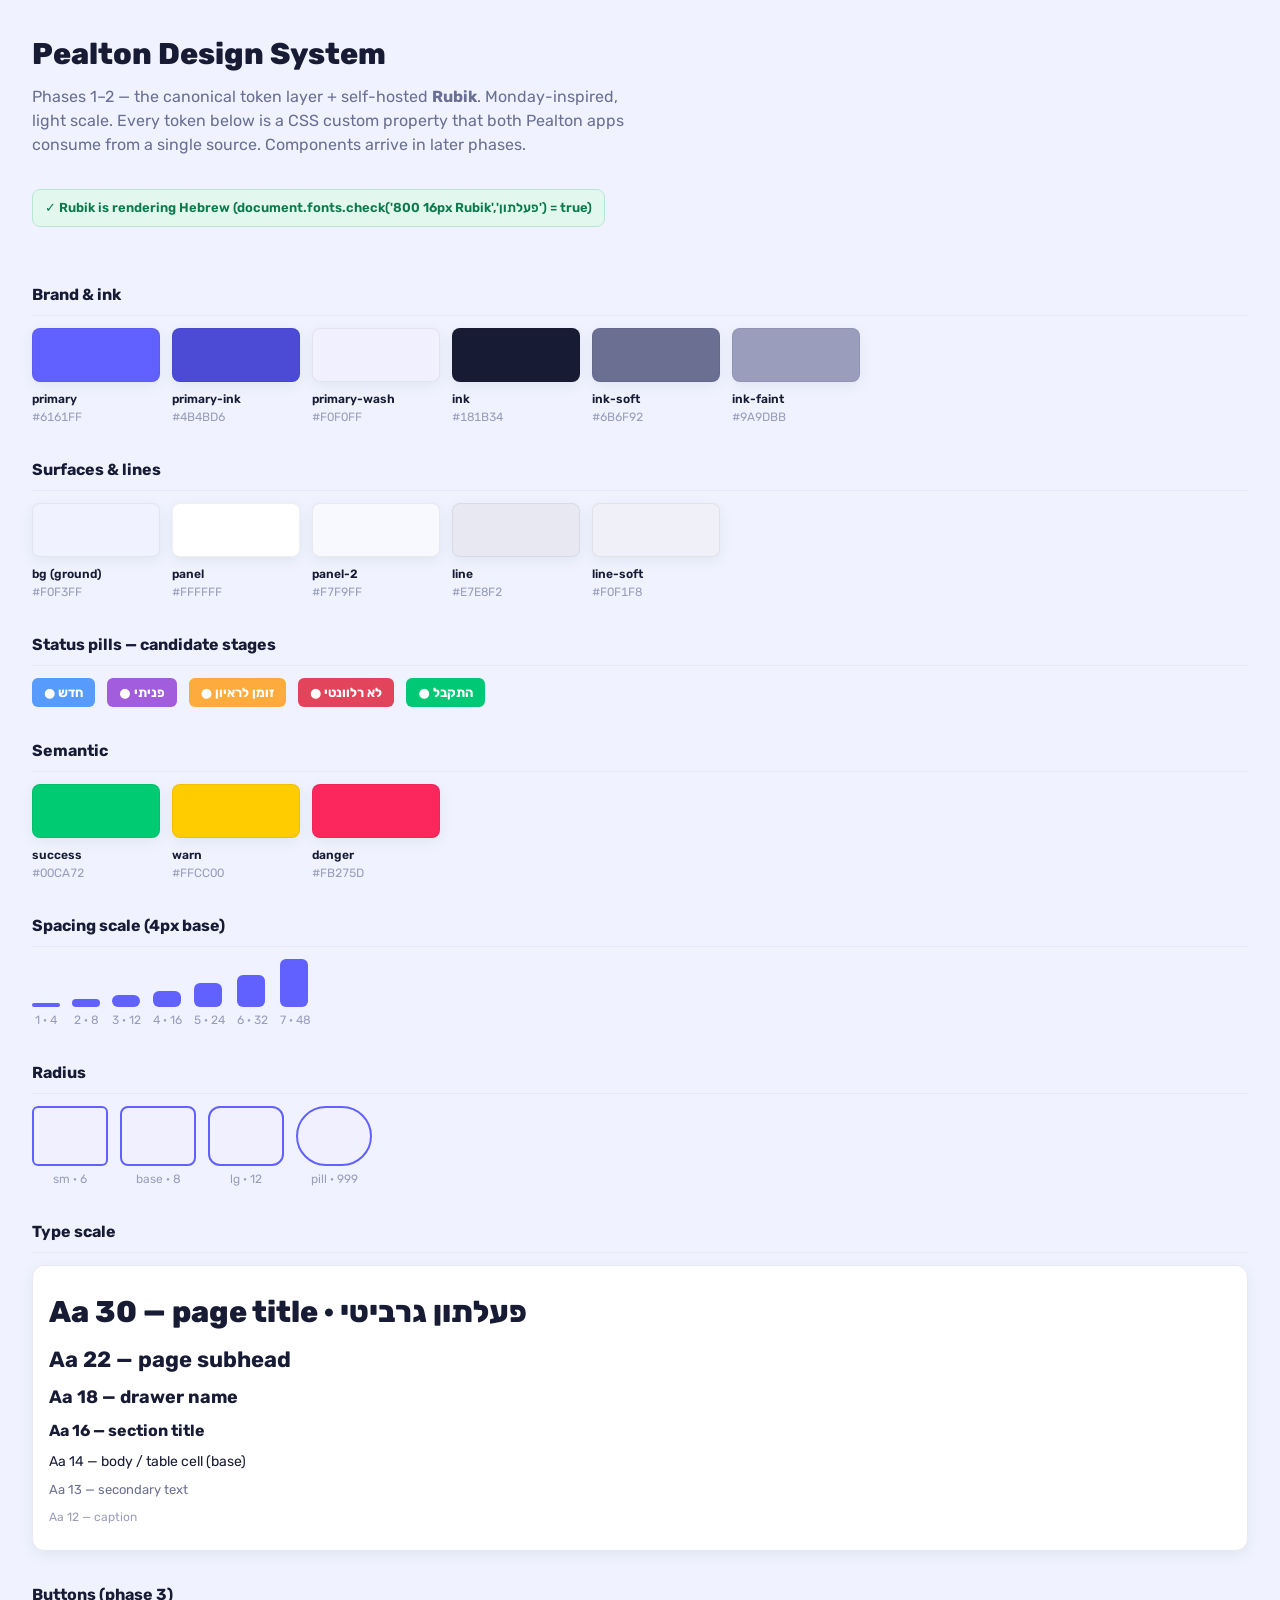
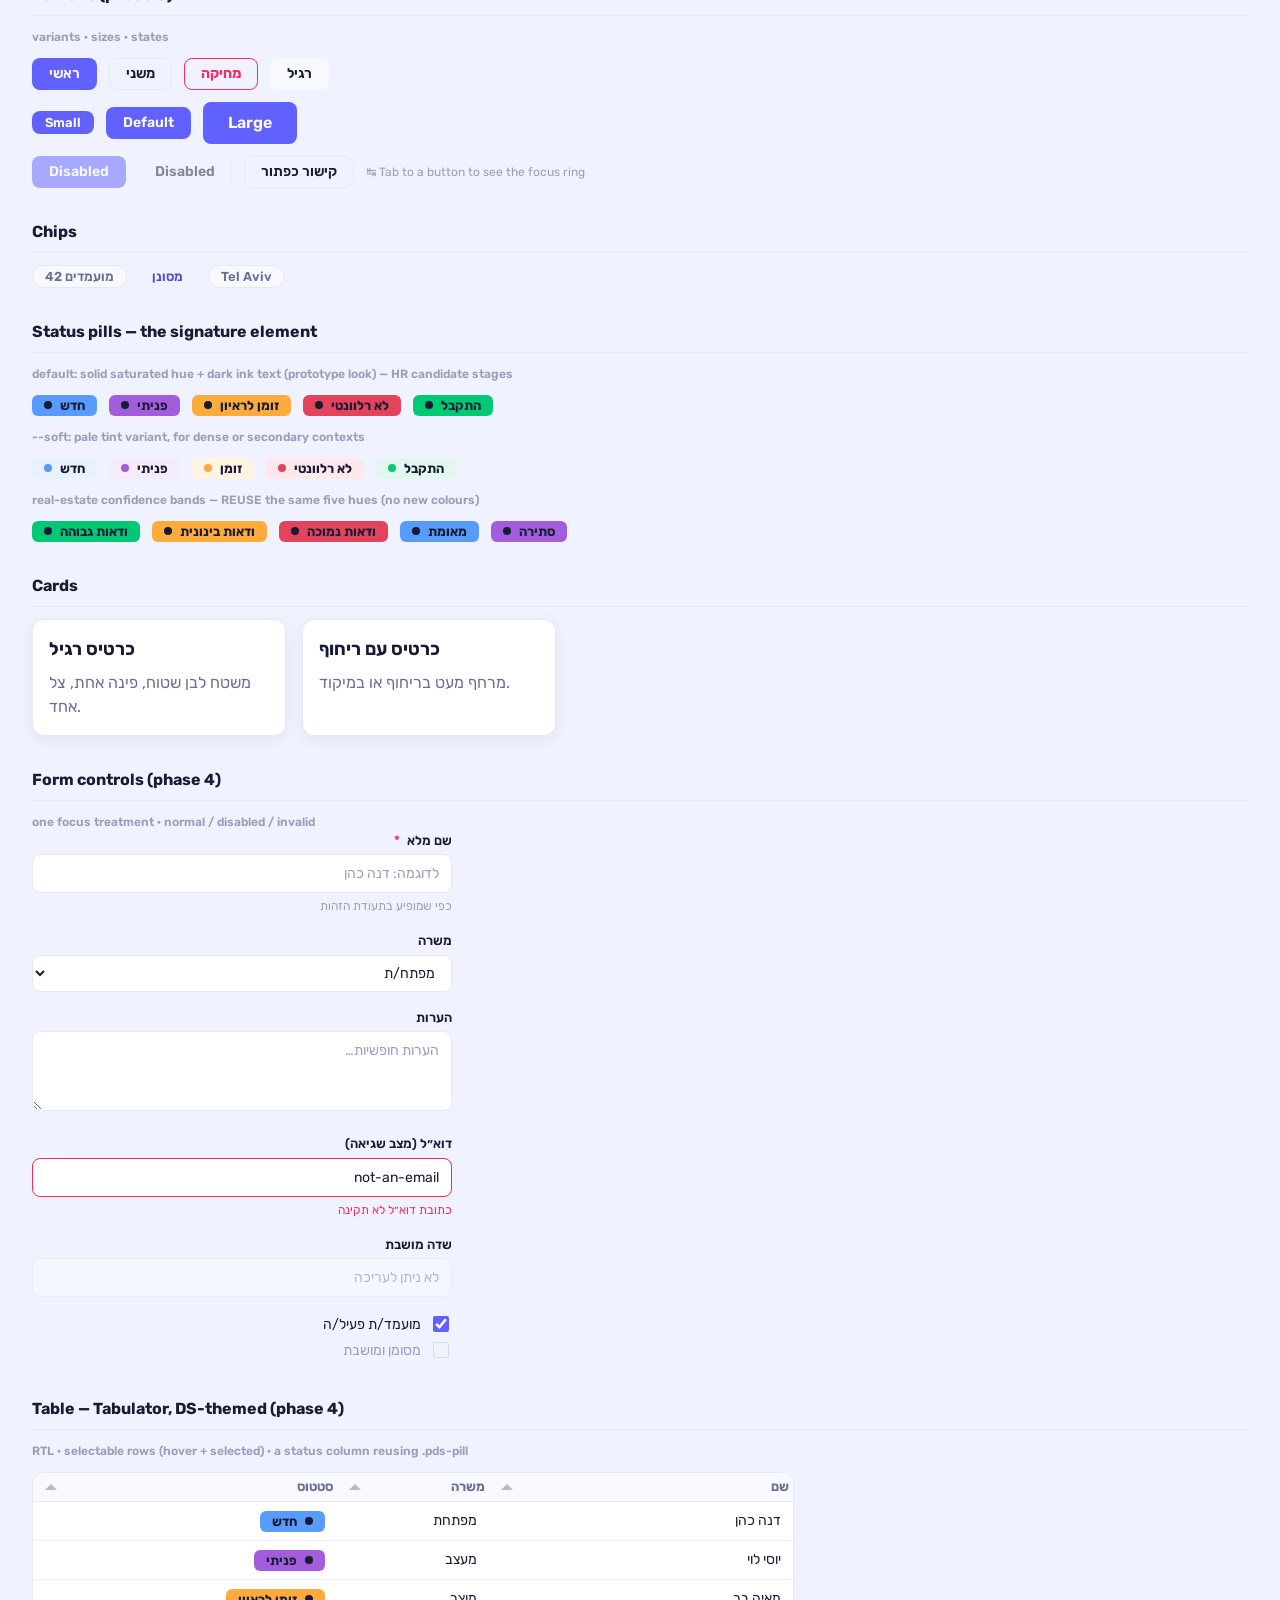
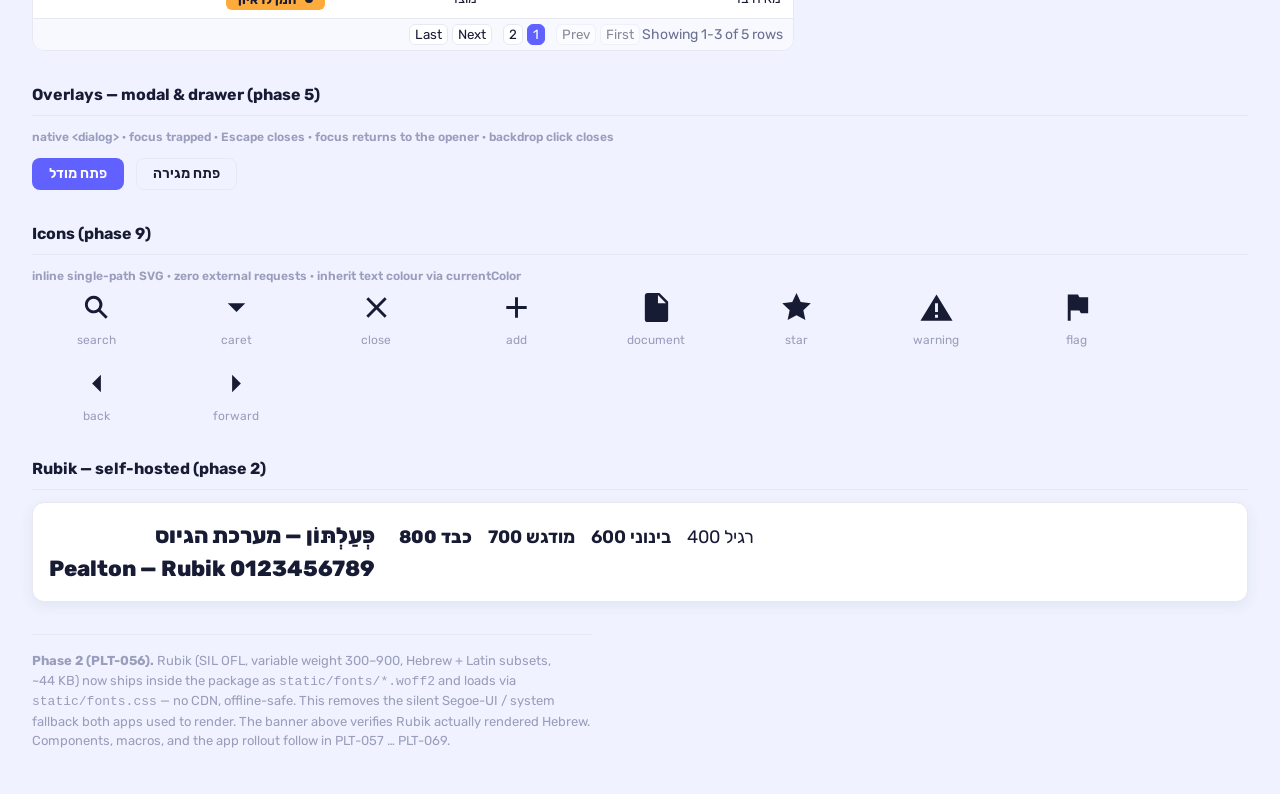
<file: docs/index.html>
<!doctype html>
<html lang="en" dir="ltr">
<head>
  <meta charset="utf-8">
  <meta name="viewport" content="width=device-width, initial-scale=1">
  <title>Pealton Design System — tokens + Rubik + components + forms/table + overlays (phase 5)</title>
  <link rel="stylesheet" href="../pealton_design_system/static/fonts.css">
  <link rel="stylesheet" href="../pealton_design_system/static/tokens.css">
  <link rel="stylesheet" href="../pealton_design_system/static/components.css">
  <link rel="stylesheet" href="../pealton_design_system/static/forms.css">
  <link rel="stylesheet" href="../pealton_design_system/static/overlays.css">
  <link rel="stylesheet" href="../pealton_design_system/static/icons.css">
  <!-- Tabulator base FIRST, then the DS theme so token overrides win (docs-only vendored copy, v6.3.1) -->
  <link rel="stylesheet" href="vendor/tabulator/tabulator.min.css">
  <link rel="stylesheet" href="../pealton_design_system/static/tabulator.css">
  <style>
    body { font-family: var(--pds-font); background: var(--pds-bg); color: var(--pds-ink);
           margin: 0; padding: var(--pds-sp-6); line-height: var(--pds-lh); }
    h1 { font-size: var(--pds-fs-7); font-weight: var(--pds-fw-heavy); margin: 0 0 var(--pds-sp-2); }
    .lede { color: var(--pds-ink-soft); max-width: 62ch; margin: 0 0 var(--pds-sp-6); }
    h2 { font-size: var(--pds-fs-4); font-weight: var(--pds-fw-bold); margin: var(--pds-sp-6) 0 var(--pds-sp-3);
         padding-bottom: var(--pds-sp-2); border-bottom: 1px solid var(--pds-line); }
    .grid { display: flex; flex-wrap: wrap; gap: var(--pds-sp-3); }
    .sw { width: 128px; }
    .sw .chip { height: 52px; border-radius: var(--pds-r); border: 1px solid rgba(0,0,0,.06);
                box-shadow: var(--pds-shadow); }
    .sw .name { font-size: var(--pds-fs-1); font-weight: var(--pds-fw-medium); margin-top: var(--pds-sp-2);
                color: var(--pds-ink); }
    .sw .val { font-size: var(--pds-fs-1); color: var(--pds-ink-faint); font-variant-numeric: tabular-nums; }
    .pill { display: inline-flex; align-items: center; gap: 6px; color: #fff; font-weight: var(--pds-fw-bold);
            font-size: var(--pds-fs-2); padding: 5px 12px; border-radius: var(--pds-r-sm); }
    .card { background: var(--pds-panel); border: 1px solid var(--pds-line); border-radius: var(--pds-r-lg);
            box-shadow: var(--pds-shadow); padding: var(--pds-sp-4); }
    .sp-row { display: flex; align-items: flex-end; gap: var(--pds-sp-3); }
    .sp-bar { background: var(--pds-primary); border-radius: var(--pds-r-sm); width: 28px; }
    .sp-label { font-size: var(--pds-fs-1); color: var(--pds-ink-faint); text-align: center; margin-top: 4px; }
    .type-row { margin: var(--pds-sp-2) 0; }
    .radius-box { width: 72px; height: 56px; background: var(--pds-primary-wash);
                  border: 2px solid var(--pds-primary); }
    .note { color: var(--pds-ink-faint); font-size: var(--pds-fs-2); margin-top: var(--pds-sp-6);
            border-top: 1px solid var(--pds-line); padding-top: var(--pds-sp-4); max-width: 70ch; }
    .font-check { display: inline-block; font-size: var(--pds-fs-2); font-weight: var(--pds-fw-medium);
                  padding: var(--pds-sp-2) var(--pds-sp-3); border-radius: var(--pds-r);
                  margin: 0 0 var(--pds-sp-5); background: var(--pds-panel-2); color: var(--pds-ink-soft);
                  border: 1px solid var(--pds-line); }
    .font-check.ok   { background: var(--pds-stage-hired-wash); color: #0a7a4d; border-color: #b6e6d1; }
    .font-check.fail { background: var(--pds-danger-wash);      color: #a11238; border-color: #f3b6c5; }
    .type-samples { display: flex; flex-wrap: wrap; gap: var(--pds-sp-5); align-items: baseline; }
    .type-samples .heb { font-size: var(--pds-fs-6); font-weight: var(--pds-fw-heavy); }
    .type-samples .lat { font-size: var(--pds-fs-6); font-weight: var(--pds-fw-heavy); }
    .type-samples .weights span { margin-inline-end: var(--pds-sp-3); }
    .demo-row { display: flex; flex-wrap: wrap; gap: var(--pds-sp-3); align-items: center;
                margin: var(--pds-sp-3) 0; }
    .demo-label { width: 100%; font-size: var(--pds-fs-1); color: var(--pds-ink-faint);
                  font-weight: var(--pds-fw-medium); margin-top: var(--pds-sp-3); }
    .demo-cards { display: flex; flex-wrap: wrap; gap: var(--pds-sp-4); align-items: stretch; }
    .demo-cards .pds-card { width: 220px; }
    .demo-form { max-width: 420px; }
    .demo-form-2col { display: grid; grid-template-columns: 1fr 1fr; gap: var(--pds-sp-4); max-width: 620px; }
    #demo-table { max-width: 760px; margin-top: var(--pds-sp-3); }
  </style>
</head>
<body>
  <h1>Pealton Design System</h1>
  <p class="lede">Phases 1–2 — the canonical token layer + self-hosted <strong>Rubik</strong>.
    Monday-inspired, light scale. Every token below is a CSS custom property that both
    Pealton apps consume from a single source. Components arrive in later phases.</p>

  <div id="font-check" class="font-check" role="status">בודק את גופן רוביק… — checking Rubik…</div>

  <h2>Brand &amp; ink</h2>
  <div class="grid">
    <div class="sw"><div class="chip" style="background:var(--pds-primary)"></div><div class="name">primary</div><div class="val">#6161FF</div></div>
    <div class="sw"><div class="chip" style="background:var(--pds-primary-ink)"></div><div class="name">primary-ink</div><div class="val">#4B4BD6</div></div>
    <div class="sw"><div class="chip" style="background:var(--pds-primary-wash)"></div><div class="name">primary-wash</div><div class="val">#F0F0FF</div></div>
    <div class="sw"><div class="chip" style="background:var(--pds-ink)"></div><div class="name">ink</div><div class="val">#181B34</div></div>
    <div class="sw"><div class="chip" style="background:var(--pds-ink-soft)"></div><div class="name">ink-soft</div><div class="val">#6B6F92</div></div>
    <div class="sw"><div class="chip" style="background:var(--pds-ink-faint)"></div><div class="name">ink-faint</div><div class="val">#9A9DBB</div></div>
  </div>

  <h2>Surfaces &amp; lines</h2>
  <div class="grid">
    <div class="sw"><div class="chip" style="background:var(--pds-bg)"></div><div class="name">bg (ground)</div><div class="val">#F0F3FF</div></div>
    <div class="sw"><div class="chip" style="background:var(--pds-panel)"></div><div class="name">panel</div><div class="val">#FFFFFF</div></div>
    <div class="sw"><div class="chip" style="background:var(--pds-panel-2)"></div><div class="name">panel-2</div><div class="val">#F7F9FF</div></div>
    <div class="sw"><div class="chip" style="background:var(--pds-line)"></div><div class="name">line</div><div class="val">#E7E8F2</div></div>
    <div class="sw"><div class="chip" style="background:var(--pds-line-soft)"></div><div class="name">line-soft</div><div class="val">#F0F1F8</div></div>
  </div>

  <h2>Status pills — candidate stages</h2>
  <div class="grid" style="align-items:center">
    <span class="pill" style="background:var(--pds-stage-new)">● חדש</span>
    <span class="pill" style="background:var(--pds-stage-contacted)">● פניתי</span>
    <span class="pill" style="background:var(--pds-stage-invited)">● זומן לראיון</span>
    <span class="pill" style="background:var(--pds-stage-rejected)">● לא רלוונטי</span>
    <span class="pill" style="background:var(--pds-stage-hired)">● התקבל</span>
  </div>

  <h2>Semantic</h2>
  <div class="grid">
    <div class="sw"><div class="chip" style="background:var(--pds-success)"></div><div class="name">success</div><div class="val">#00CA72</div></div>
    <div class="sw"><div class="chip" style="background:var(--pds-warn)"></div><div class="name">warn</div><div class="val">#FFCC00</div></div>
    <div class="sw"><div class="chip" style="background:var(--pds-danger)"></div><div class="name">danger</div><div class="val">#FB275D</div></div>
  </div>

  <h2>Spacing scale (4px base)</h2>
  <div class="sp-row">
    <div><div class="sp-bar" style="height:var(--pds-sp-1)"></div><div class="sp-label">1 · 4</div></div>
    <div><div class="sp-bar" style="height:var(--pds-sp-2)"></div><div class="sp-label">2 · 8</div></div>
    <div><div class="sp-bar" style="height:var(--pds-sp-3)"></div><div class="sp-label">3 · 12</div></div>
    <div><div class="sp-bar" style="height:var(--pds-sp-4)"></div><div class="sp-label">4 · 16</div></div>
    <div><div class="sp-bar" style="height:var(--pds-sp-5)"></div><div class="sp-label">5 · 24</div></div>
    <div><div class="sp-bar" style="height:var(--pds-sp-6)"></div><div class="sp-label">6 · 32</div></div>
    <div><div class="sp-bar" style="height:var(--pds-sp-7)"></div><div class="sp-label">7 · 48</div></div>
  </div>

  <h2>Radius</h2>
  <div class="grid">
    <div><div class="radius-box" style="border-radius:var(--pds-r-sm)"></div><div class="sp-label">sm · 6</div></div>
    <div><div class="radius-box" style="border-radius:var(--pds-r)"></div><div class="sp-label">base · 8</div></div>
    <div><div class="radius-box" style="border-radius:var(--pds-r-lg)"></div><div class="sp-label">lg · 12</div></div>
    <div><div class="radius-box" style="border-radius:var(--pds-r-pill)"></div><div class="sp-label">pill · 999</div></div>
  </div>

  <h2>Type scale</h2>
  <div class="card">
    <div class="type-row" style="font-size:var(--pds-fs-7);font-weight:var(--pds-fw-heavy)">Aa 30 — page title · פעלתון גרביטי</div>
    <div class="type-row" style="font-size:var(--pds-fs-6);font-weight:var(--pds-fw-bold)">Aa 22 — page subhead</div>
    <div class="type-row" style="font-size:var(--pds-fs-5);font-weight:var(--pds-fw-bold)">Aa 18 — drawer name</div>
    <div class="type-row" style="font-size:var(--pds-fs-4);font-weight:var(--pds-fw-bold)">Aa 16 — section title</div>
    <div class="type-row" style="font-size:var(--pds-fs-3)">Aa 14 — body / table cell (base)</div>
    <div class="type-row" style="font-size:var(--pds-fs-2);color:var(--pds-ink-soft)">Aa 13 — secondary text</div>
    <div class="type-row" style="font-size:var(--pds-fs-1);color:var(--pds-ink-faint)">Aa 12 — caption</div>
  </div>

  <h2>Buttons (phase 3)</h2>
  <div class="demo-label">variants · sizes · states</div>
  <div class="demo-row">
    <button class="pds-btn pds-btn--primary">ראשי</button>
    <button class="pds-btn pds-btn--ghost">משני</button>
    <button class="pds-btn pds-btn--danger">מחיקה</button>
    <button class="pds-btn">רגיל</button>
  </div>
  <div class="demo-row">
    <button class="pds-btn pds-btn--primary pds-btn--sm">Small</button>
    <button class="pds-btn pds-btn--primary">Default</button>
    <button class="pds-btn pds-btn--primary pds-btn--lg">Large</button>
  </div>
  <div class="demo-row">
    <button class="pds-btn pds-btn--primary" disabled>Disabled</button>
    <button class="pds-btn pds-btn--ghost" disabled>Disabled</button>
    <a href="#buttons" class="pds-btn pds-btn--ghost">קישור כפתור</a>
    <span style="font-size:var(--pds-fs-1);color:var(--pds-ink-faint)">↹ Tab to a button to see the focus ring</span>
  </div>

  <h2>Chips</h2>
  <div class="demo-row">
    <span class="pds-chip">42 מועמדים</span>
    <span class="pds-chip pds-chip--primary">מסונן</span>
    <span class="pds-chip">Tel&nbsp;Aviv</span>
  </div>

  <h2>Status pills — the signature element</h2>
  <div class="demo-label">default: solid saturated hue + dark ink text (prototype look) — HR candidate stages</div>
  <div class="demo-row">
    <span class="pds-pill pds-pill--new"><span class="pds-pill__dot"></span>חדש</span>
    <span class="pds-pill pds-pill--contacted"><span class="pds-pill__dot"></span>פניתי</span>
    <span class="pds-pill pds-pill--invited"><span class="pds-pill__dot"></span>זומן לראיון</span>
    <span class="pds-pill pds-pill--rejected"><span class="pds-pill__dot"></span>לא רלוונטי</span>
    <span class="pds-pill pds-pill--hired"><span class="pds-pill__dot"></span>התקבל</span>
  </div>
  <div class="demo-label">--soft: pale tint variant, for dense or secondary contexts</div>
  <div class="demo-row">
    <span class="pds-pill pds-pill--soft pds-pill--new"><span class="pds-pill__dot"></span>חדש</span>
    <span class="pds-pill pds-pill--soft pds-pill--contacted"><span class="pds-pill__dot"></span>פניתי</span>
    <span class="pds-pill pds-pill--soft pds-pill--invited"><span class="pds-pill__dot"></span>זומן</span>
    <span class="pds-pill pds-pill--soft pds-pill--rejected"><span class="pds-pill__dot"></span>לא רלוונטי</span>
    <span class="pds-pill pds-pill--soft pds-pill--hired"><span class="pds-pill__dot"></span>התקבל</span>
  </div>
  <div class="demo-label">real-estate confidence bands — REUSE the same five hues (no new colours)</div>
  <div class="demo-row">
    <span class="pds-pill pds-pill--hired"><span class="pds-pill__dot"></span>ודאות גבוהה</span>
    <span class="pds-pill pds-pill--invited"><span class="pds-pill__dot"></span>ודאות בינונית</span>
    <span class="pds-pill pds-pill--rejected"><span class="pds-pill__dot"></span>ודאות נמוכה</span>
    <span class="pds-pill pds-pill--new"><span class="pds-pill__dot"></span>מאומת</span>
    <span class="pds-pill pds-pill--contacted"><span class="pds-pill__dot"></span>סתירה</span>
  </div>

  <h2>Cards</h2>
  <div class="demo-cards">
    <div class="pds-card">
      <div style="font-size:var(--pds-fs-5);font-weight:var(--pds-fw-bold)">כרטיס רגיל</div>
      <p style="color:var(--pds-ink-soft);margin:var(--pds-sp-2) 0 0">משטח לבן שטוח, פינה אחת, צל אחד.</p>
    </div>
    <div class="pds-card pds-card--hover" tabindex="0">
      <div style="font-size:var(--pds-fs-5);font-weight:var(--pds-fw-bold)">כרטיס עם ריחוף</div>
      <p style="color:var(--pds-ink-soft);margin:var(--pds-sp-2) 0 0">מרחף מעט בריחוף או במיקוד.</p>
    </div>
  </div>

  <h2>Form controls (phase 4)</h2>
  <div class="demo-label">one focus treatment · normal / disabled / invalid</div>
  <div class="demo-form" dir="rtl">
    <div class="pds-field">
      <label class="pds-label" for="f-name">שם מלא <span class="pds-req">*</span></label>
      <input class="pds-input" id="f-name" type="text" placeholder="לדוגמה: דנה כהן">
      <div class="pds-help">כפי שמופיע בתעודת הזהות</div>
    </div>
    <div class="pds-field">
      <label class="pds-label" for="f-role">משרה</label>
      <select class="pds-select" id="f-role">
        <option>מפתח/ת</option><option>מעצב/ת</option><option>מוצר</option>
      </select>
    </div>
    <div class="pds-field">
      <label class="pds-label" for="f-notes">הערות</label>
      <textarea class="pds-textarea" id="f-notes" placeholder="הערות חופשיות…"></textarea>
    </div>
    <div class="pds-field">
      <label class="pds-label" for="f-mail">דוא״ל (מצב שגיאה)</label>
      <input class="pds-input pds-input--invalid" id="f-mail" type="email" value="not-an-email">
      <div class="pds-error">כתובת דוא״ל לא תקינה</div>
    </div>
    <div class="pds-field">
      <label class="pds-label" for="f-dis">שדה מושבת</label>
      <input class="pds-input" id="f-dis" type="text" value="לא ניתן לעריכה" disabled>
    </div>
    <div class="pds-field">
      <label class="pds-check"><input class="pds-checkbox" type="checkbox" checked> מועמד/ת פעיל/ה</label><br>
      <label class="pds-check"><input class="pds-checkbox" type="checkbox" disabled> מסומן ומושבת</label>
    </div>
  </div>

  <h2>Table — Tabulator, DS-themed (phase 4)</h2>
  <div class="demo-label">RTL · selectable rows (hover + selected) · a status column reusing .pds-pill</div>
  <div id="demo-table" class="pds-tabulator"></div>

  <h2>Overlays — modal &amp; drawer (phase 5)</h2>
  <div class="demo-label">native &lt;dialog&gt; · focus trapped · Escape closes · focus returns to the opener · backdrop click closes</div>
  <div class="demo-row">
    <button class="pds-btn pds-btn--primary" data-pds-open="demo-modal">פתח מודל</button>
    <button class="pds-btn pds-btn--ghost" data-pds-open="demo-drawer">פתח מגירה</button>
  </div>

  <dialog class="pds-modal" id="demo-modal" dir="rtl" aria-labelledby="demo-modal-title">
    <div class="pds-dialog__header">
      <h3 class="pds-dialog__title" id="demo-modal-title">אישור פעולה</h3>
      <button class="pds-dialog__close" data-pds-close aria-label="סגור">&times;</button>
    </div>
    <div class="pds-dialog__body">
      <p style="margin-top:0;color:var(--pds-ink-soft)">להעביר את המועמד לשלב "זומן לראיון"? אפשר להוסיף הערה:</p>
      <div class="pds-field">
        <label class="pds-label" for="m-note">הערה</label>
        <input class="pds-input" id="m-note" type="text" placeholder="לא חובה">
      </div>
      <label class="pds-check"><input class="pds-checkbox" type="checkbox"> שלח עדכון במייל</label>
    </div>
    <div class="pds-dialog__footer">
      <button class="pds-btn pds-btn--ghost" data-pds-close>ביטול</button>
      <button class="pds-btn pds-btn--primary" data-pds-close>אישור</button>
    </div>
  </dialog>

  <dialog class="pds-drawer" id="demo-drawer" dir="rtl" aria-labelledby="demo-drawer-title">
    <div class="pds-dialog__header">
      <h3 class="pds-dialog__title" id="demo-drawer-title">דנה כהן</h3>
      <button class="pds-dialog__close" data-pds-close aria-label="סגור">&times;</button>
    </div>
    <div class="pds-dialog__body">
      <div class="demo-row" style="margin-top:0">
        <span class="pds-pill pds-pill--invited"><span class="pds-pill__dot"></span>זומן לראיון</span>
      </div>
      <div class="pds-field">
        <label class="pds-label" for="d-phone">טלפון</label>
        <input class="pds-input" id="d-phone" type="tel" value="050-1234567">
      </div>
      <div class="pds-field">
        <label class="pds-label" for="d-stage">שלב</label>
        <select class="pds-select" id="d-stage">
          <option>חדש</option><option selected>זומן לראיון</option><option>התקבל</option>
        </select>
      </div>
      <div class="pds-field">
        <label class="pds-label" for="d-notes">הערות</label>
        <textarea class="pds-textarea" id="d-notes" placeholder="הערות על המועמד…"></textarea>
      </div>
    </div>
    <div class="pds-dialog__footer">
      <button class="pds-btn pds-btn--ghost" data-pds-close>סגור</button>
      <button class="pds-btn pds-btn--primary" data-pds-close>שמור</button>
    </div>
  </dialog>

  <h2>Icons (phase 9)</h2>
  <div class="demo-label">inline single-path SVG · zero external requests · inherit text colour via currentColor</div>
  <div class="grid" style="font-size:28px;color:var(--pds-ink)">
    <div class="sw" style="text-align:center"><svg class="pds-icon" viewBox="0 0 24 24" fill="currentColor" aria-hidden="true"><path d="M10 4a6 6 0 1 0 3.5 10.9l4.8 4.8 1.4-1.4-4.8-4.8A6 6 0 0 0 10 4zm0 2a4 4 0 1 1 0 8 4 4 0 0 1 0-8z"/></svg><div class="sp-label">search</div></div>
    <div class="sw" style="text-align:center"><svg class="pds-icon" viewBox="0 0 24 24" fill="currentColor" aria-hidden="true"><path d="M6 9l6 6 6-6z"/></svg><div class="sp-label">caret</div></div>
    <div class="sw" style="text-align:center"><svg class="pds-icon" viewBox="0 0 24 24" fill="currentColor" aria-hidden="true"><path d="M6.4 5L5 6.4 10.6 12 5 17.6 6.4 19 12 13.4 17.6 19 19 17.6 13.4 12 19 6.4 17.6 5 12 10.6z"/></svg><div class="sp-label">close</div></div>
    <div class="sw" style="text-align:center"><svg class="pds-icon" viewBox="0 0 24 24" fill="currentColor" aria-hidden="true"><path d="M11 5v6H5v2h6v6h2v-6h6v-2h-6V5z"/></svg><div class="sp-label">add</div></div>
    <div class="sw" style="text-align:center"><svg class="pds-icon" viewBox="0 0 24 24" fill="currentColor" aria-hidden="true"><path d="M6 2a2 2 0 0 0-2 2v16a2 2 0 0 0 2 2h12a2 2 0 0 0 2-2V8l-6-6H6zm7 1.5L18.5 9H13V3.5z"/></svg><div class="sp-label">document</div></div>
    <div class="sw" style="text-align:center"><svg class="pds-icon" viewBox="0 0 24 24" fill="currentColor" aria-hidden="true"><path d="M12 2l2.9 6.3 6.9.8-5.1 4.7 1.4 6.8L12 17.3 5.9 20.6l1.4-6.8L2.2 9.1l6.9-.8z"/></svg><div class="sp-label">star</div></div>
    <div class="sw" style="text-align:center"><svg class="pds-icon" viewBox="0 0 24 24" fill="currentColor" aria-hidden="true"><path d="M12 3L1 21h22L12 3zm-1 6h2v6h-2V9zm0 8h2v2h-2v-2z"/></svg><div class="sp-label">warning</div></div>
    <div class="sw" style="text-align:center"><svg class="pds-icon" viewBox="0 0 24 24" fill="currentColor" aria-hidden="true"><path d="M6 3v18h2v-7h6l1 2h5V5h-6l-1-2H6z"/></svg><div class="sp-label">flag</div></div>
    <div class="sw" style="text-align:center"><svg class="pds-icon" viewBox="0 0 24 24" fill="currentColor" aria-hidden="true"><path d="M15 6l-6 6 6 6z"/></svg><div class="sp-label">back</div></div>
    <div class="sw" style="text-align:center"><svg class="pds-icon" viewBox="0 0 24 24" fill="currentColor" aria-hidden="true"><path d="M9 6l6 6-6 6z"/></svg><div class="sp-label">forward</div></div>
  </div>

  <h2>Rubik — self-hosted (phase 2)</h2>
  <div class="card type-samples">
    <div>
      <div class="heb" lang="he" dir="rtl">פְּעַלְתּוֹן — מערכת הגיוס</div>
      <div class="lat">Pealton — Rubik 0123456789</div>
    </div>
    <div class="weights" style="font-size:var(--pds-fs-5)">
      <span style="font-weight:400">רגיל 400</span>
      <span style="font-weight:600">בינוני 600</span>
      <span style="font-weight:700">מודגש 700</span>
      <span style="font-weight:800">כבד 800</span>
    </div>
  </div>

  <p class="note"><strong>Phase 2 (PLT-056).</strong> Rubik (SIL OFL, variable weight
    300–900, Hebrew + Latin subsets, ~44&nbsp;KB) now ships inside the package as
    <code>static/fonts/*.woff2</code> and loads via <code>static/fonts.css</code> — no
    CDN, offline-safe. This removes the silent Segoe-UI / system fallback both apps used
    to render. The banner above verifies Rubik actually rendered Hebrew.
    Components, macros, and the app rollout follow in PLT-057 … PLT-069.</p>

  <!-- DS behaviour module (overlay open/close; native <dialog> does the focus trap) -->
  <script src="../pealton_design_system/static/pds.js"></script>

  <!-- Tabulator base JS (docs-only vendored copy, v6.3.1) + DS-themed demo table -->
  <script src="vendor/tabulator/tabulator.min.js"></script>
  <script>
    (function () {
      var STAGE = {
        new:       { cls: 'new',       label: 'חדש' },
        contacted: { cls: 'contacted', label: 'פניתי' },
        invited:   { cls: 'invited',   label: 'זומן לראיון' },
        rejected:  { cls: 'rejected',  label: 'לא רלוונטי' },
        hired:     { cls: 'hired',     label: 'התקבל' }
      };
      function pill(cell) {
        var s = STAGE[cell.getValue()] || STAGE.new;
        return '<span class="pds-pill pds-pill--' + s.cls + '">' +
               '<span class="pds-pill__dot"></span>' + s.label + '</span>';
      }
      window.__pdsTable = new Tabulator('#demo-table', {
        textDirection: 'rtl',
        layout: 'fitColumns',
        selectableRows: true,
        pagination: 'local',
        paginationSize: 3,
        paginationCounter: 'rows',
        data: [
          { name: 'דנה כהן',    role: 'מפתחת',  status: 'new' },
          { name: 'יוסי לוי',    role: 'מעצב',   status: 'contacted' },
          { name: 'מאיה בר',     role: 'מוצר',   status: 'invited' },
          { name: 'אבי שלום',    role: 'מפתח',   status: 'rejected' },
          { name: 'נועה אזולאי', role: 'מעצבת',  status: 'hired' }
        ],
        columns: [
          { title: 'שם', field: 'name', widthGrow: 2 },
          { title: 'משרה', field: 'role', widthGrow: 1 },
          { title: 'סטטוס', field: 'status', widthGrow: 2, formatter: pill, hozAlign: 'right' }
        ]
      });
    })();
  </script>

  <script>
    // Postcondition (PLT-056): Rubik must actually render Hebrew after fonts load.
    (function () {
      var el = document.getElementById('font-check');
      document.fonts.ready.then(function () {
        var ok = document.fonts.check('800 16px Rubik', 'פעלתון');
        el.textContent = ok
          ? '✓ Rubik is rendering Hebrew (document.fonts.check(\'800 16px Rubik\',\'פעלתון\') = true)'
          : '✗ Rubik did NOT load — still on the fallback stack';
        el.classList.add(ok ? 'ok' : 'fail');
        // expose for automated verification
        window.__pdsRubikOk = ok;
      });
    })();
  </script>
</body>
</html>
</file>
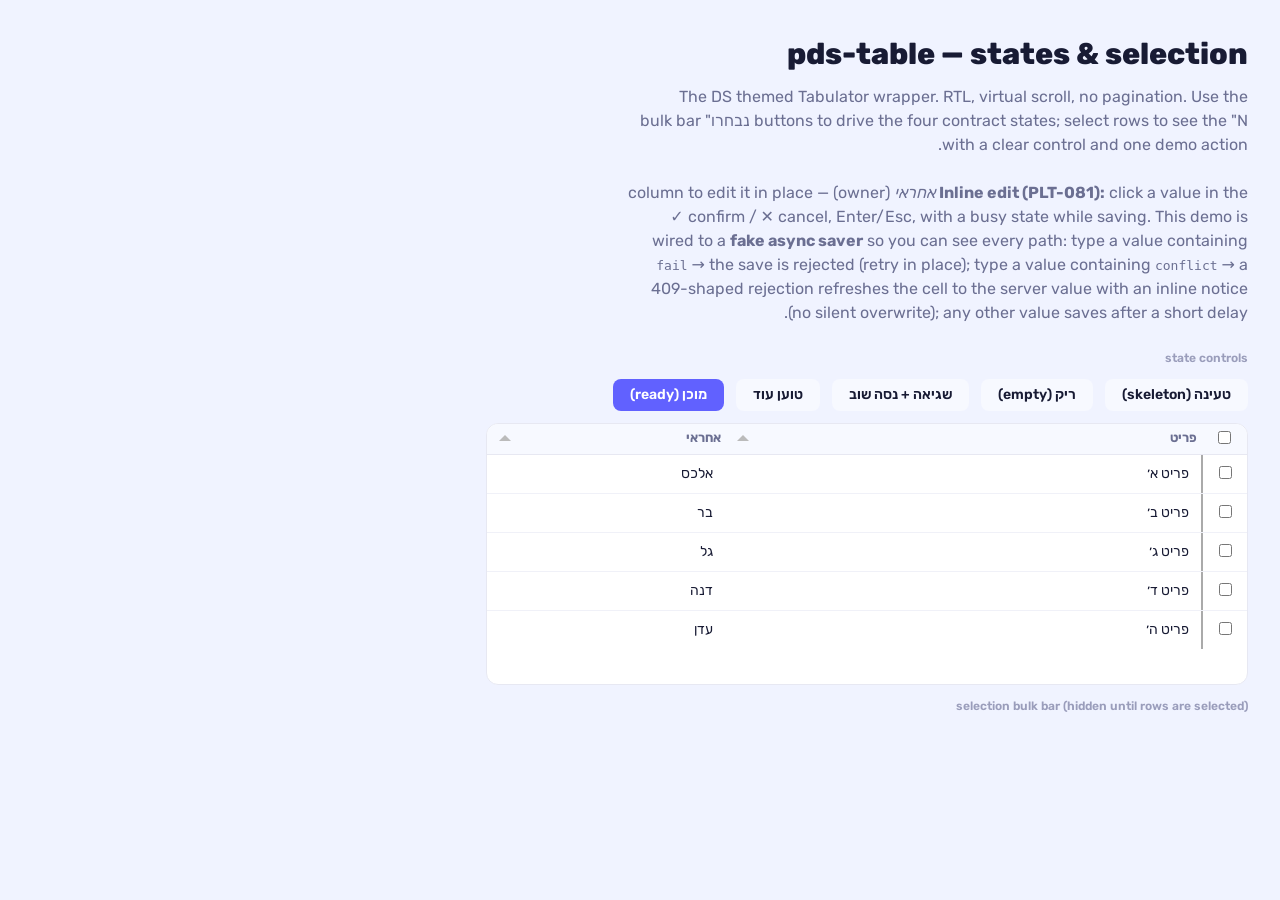
<file: docs/table.html>
<!doctype html>
<html lang="he" dir="rtl">
<head>
  <meta charset="utf-8">
  <meta name="viewport" content="width=device-width, initial-scale=1">
  <title>Pealton Design System — pds-table (states + selection) · PLT-080</title>
  <link rel="stylesheet" href="../pealton_design_system/static/fonts.css">
  <link rel="stylesheet" href="../pealton_design_system/static/tokens.css">
  <link rel="stylesheet" href="../pealton_design_system/static/components.css">
  <!-- Tabulator base FIRST, then the DS theme so token overrides win (docs-only vendored copy, v6.3.1) -->
  <link rel="stylesheet" href="vendor/tabulator/tabulator.min.css">
  <link rel="stylesheet" href="../pealton_design_system/static/tabulator.css">
  <style>
    body { font-family: var(--pds-font); background: var(--pds-bg); color: var(--pds-ink);
           margin: 0; padding: var(--pds-sp-6); line-height: var(--pds-lh); }
    h1 { font-size: var(--pds-fs-7); font-weight: var(--pds-fw-heavy); margin: 0 0 var(--pds-sp-2); }
    .lede { color: var(--pds-ink-soft); max-width: 62ch; margin: 0 0 var(--pds-sp-5); }
    .demo-row { display: flex; flex-wrap: wrap; gap: var(--pds-sp-3); align-items: center;
                margin: var(--pds-sp-3) 0; }
    .demo-label { width: 100%; font-size: var(--pds-fs-1); color: var(--pds-ink-faint);
                  font-weight: var(--pds-fw-medium); margin-top: var(--pds-sp-3); }
    #demo-table { max-width: 760px; min-height: 260px; margin-top: var(--pds-sp-3); }
    #demo-bulkbar { max-width: 760px; margin-top: var(--pds-sp-3); }
  </style>
</head>
<body>
  <!-- NOTE (honest verification): there is NO headless browser in-sandbox, so
       "zero console errors" cannot be asserted at runtime here. This page is
       verified DOM-structurally by tests/test_table_module.py (it asserts the
       page references the module, createPdsTable, the demoed states, and a
       bulk-bar mount). Open it in a real browser to see the live behaviour. -->

  <h1>pds-table — states &amp; selection</h1>
  <p class="lede">The DS themed Tabulator wrapper. RTL, virtual scroll, no
    pagination. Use the buttons to drive the four contract states; select rows to
    see the "N נבחרו" bulk bar with a clear control and one demo action.</p>
  <p class="lede"><strong>Inline edit (PLT-081):</strong> click a value in the
    <em>אחראי</em> (owner) column to edit it in place — ✓ confirm / ✕ cancel,
    Enter/Esc, with a busy state while saving. This demo is wired to a
    <strong>fake async saver</strong> so you can see every path: type a value
    containing <code>fail</code> → the save is rejected (retry in place); type a
    value containing <code>conflict</code> → a 409-shaped rejection refreshes the
    cell to the server value with an inline notice (no silent overwrite); any
    other value saves after a short delay.</p>

  <div class="demo-label">state controls</div>
  <div class="demo-row">
    <button class="pds-btn" id="btn-loading" type="button">טעינה (skeleton)</button>
    <button class="pds-btn" id="btn-empty" type="button">ריק (empty)</button>
    <button class="pds-btn" id="btn-error" type="button">שגיאה + נסה שוב</button>
    <button class="pds-btn" id="btn-more" type="button">טוען עוד</button>
    <button class="pds-btn pds-btn--primary" id="btn-ready" type="button">מוכן (ready)</button>
  </div>

  <div id="demo-table"></div>

  <div class="demo-label">selection bulk bar (hidden until rows are selected)</div>
  <div id="demo-bulkbar" hidden></div>

  <!-- Tabulator base JS (docs-only vendored copy, v6.3.1) -->
  <script src="vendor/tabulator/tabulator.min.js"></script>
  <!-- DS inline field-editor (must load BEFORE pds-table.js so editable cells work) -->
  <script src="../pealton_design_system/static/pds-field-editor.js"></script>
  <!-- DS table wrapper -->
  <script src="../pealton_design_system/static/pds-table.js"></script>
  <script>
    (function () {
      // Generic, app-agnostic placeholder rows — NOT real HR data / endpoints.
      var rows = [
        { id: 1, title: "פריט א׳", owner: "אלכס" },
        { id: 2, title: "פריט ב׳", owner: "בר" },
        { id: 3, title: "פריט ג׳", owner: "גל" },
        { id: 4, title: "פריט ד׳", owner: "דנה" },
        { id: 5, title: "פריט ה׳", owner: "עדן" }
      ];

      var bulk = document.getElementById("demo-bulkbar");

      var ctl = createPdsTable("#demo-table", {
        idField: "id",
        data: rows,
        bulkBar: "#demo-bulkbar",
        emptyText: "אין פריטים להצגה בתצוגה זו",
        errorText: "טעינת הנתונים נכשלה",
        retryText: "נסה שוב",
        // The owner column is inline-editable via the SHARED field-editor grammar.
        columns: [
          { title: "פריט", field: "title", widthGrow: 2 },
          {
            title: "אחראי",
            field: "owner",
            widthGrow: 1,
            editable: {
              type: "text",
              // per-field validation hook: owner must not be blank.
              validate: function (value) {
                return String(value).trim() ? true : "שדה חובה";
              },
              conflictText: "הערך עודכן במקום אחר — הוצג הערך העדכני, החל מחדש."
            }
          }
        ],
        // wait-not-optimistic commit: the row updates ONLY after this promise
        // resolves. A FAKE async saver demos all three paths (success/fail/409).
        onFieldSave: function (ctx) {
          return new Promise(function (resolve, reject) {
            setTimeout(function () {
              var v = String(ctx.value);
              if (v.indexOf("fail") !== -1) {
                reject(new Error("שמירה נכשלה (הדגמה)"));
              } else if (v.indexOf("conflict") !== -1) {
                // 409-shaped rejection: someone else wrote a newer value first.
                reject({ conflict: true, current: ctx.previous + " (עודכן בשרת)" });
              } else {
                resolve();
              }
            }, 600);
          });
        },
        onSelectionChange: function (sel) {
          // The DS renders the "N נבחרו" count + we render OUR OWN action here:
          // a clear control and one demo consumer action button.
          var extra = bulk.querySelector(".demo-actions");
          if (!extra) {
            extra = document.createElement("span");
            extra.className = "demo-actions";
            extra.style.display = "inline-flex";
            extra.style.gap = "var(--pds-sp-2)";

            var clearBtn = document.createElement("button");
            clearBtn.type = "button";
            clearBtn.className = "pds-btn pds-btn--ghost pds-btn--sm";
            clearBtn.textContent = "נקה";
            clearBtn.addEventListener("click", function () { sel.clear(); });

            var actionBtn = document.createElement("button");
            actionBtn.type = "button";
            actionBtn.className = "pds-btn pds-btn--primary pds-btn--sm";
            actionBtn.textContent = "פעולה על הנבחרים";
            actionBtn.addEventListener("click", function () {
              // Demo only — consumer action would act on sel.selectedIds.
              window.alert("נבחרו: " + sel.selectedIds.join(", "));
            });

            extra.appendChild(clearBtn);
            extra.appendChild(actionBtn);
            bulk.appendChild(extra);
          }
        }
      });

      // Wire the state control buttons to the controller.
      document.getElementById("btn-loading").addEventListener("click", function () { ctl.showLoading(); });
      document.getElementById("btn-empty").addEventListener("click", function () { ctl.showEmpty(); });
      document.getElementById("btn-error").addEventListener("click", function () {
        ctl.showError(undefined, function () { ctl.showReady(); });
      });
      document.getElementById("btn-more").addEventListener("click", function () { ctl.showLoadingMore(); });
      document.getElementById("btn-ready").addEventListener("click", function () { ctl.showReady(); });
    })();
  </script>
</body>
</html>
</file>
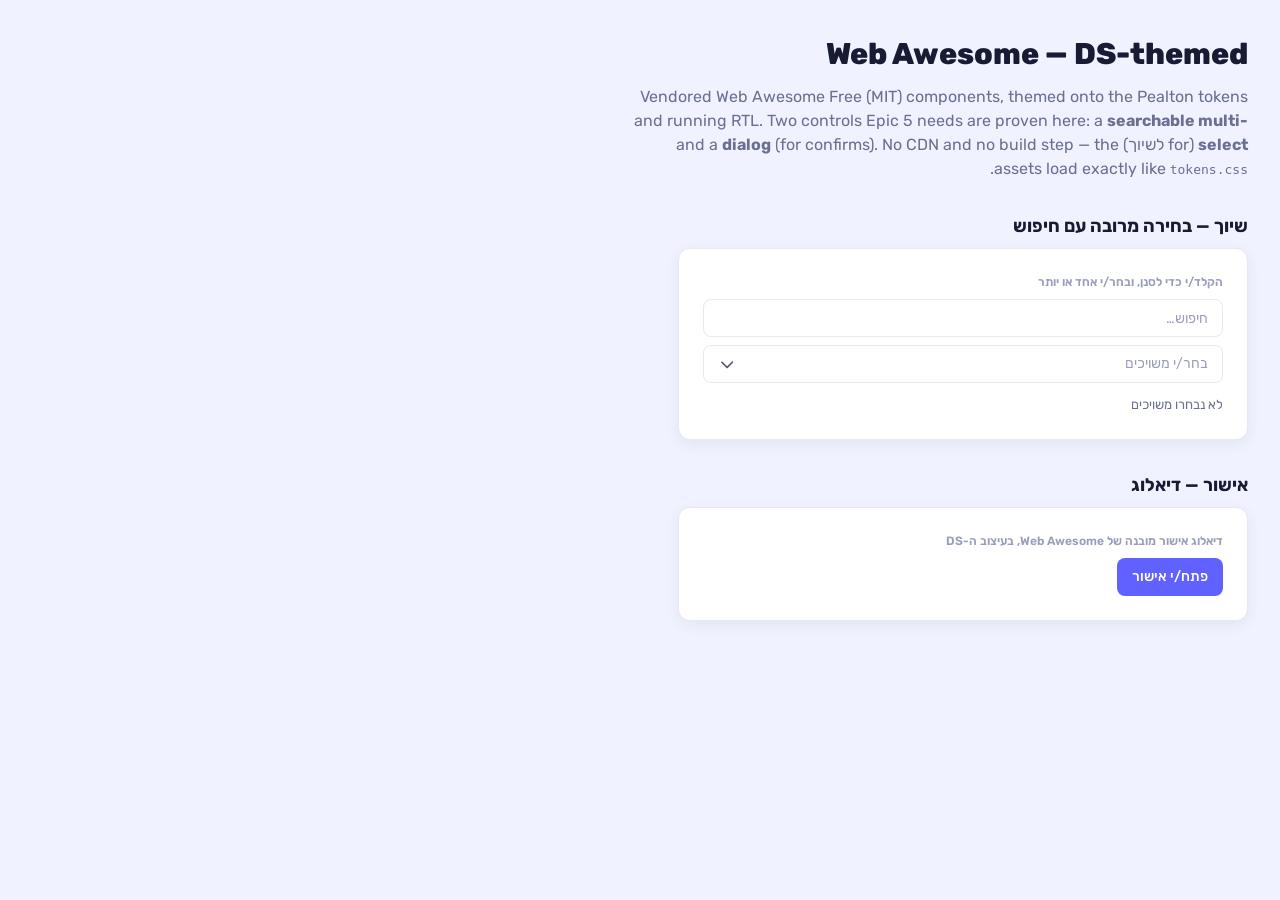
<file: docs/webawesome.html>
<!doctype html>
<html lang="he" dir="rtl">
<head>
  <meta charset="utf-8">
  <meta name="viewport" content="width=device-width, initial-scale=1">
  <title>Pealton Design System — Web Awesome (multi-select + dialog) · PLT-099</title>
  <link rel="stylesheet" href="../pealton_design_system/static/fonts.css">
  <link rel="stylesheet" href="../pealton_design_system/static/tokens.css">
  <!-- Web Awesome base theme FIRST (its --wa-* defaults), then the DS layer so
       our token overrides win. Both are vendored — no CDN, no autoloader. -->
  <link rel="stylesheet" href="../pealton_design_system/static/webawesome.base.css">
  <link rel="stylesheet" href="../pealton_design_system/static/webawesome.css">
  <style>
    body { font-family: var(--pds-font); background: var(--pds-bg); color: var(--pds-ink);
           margin: 0; padding: var(--pds-sp-6); line-height: var(--pds-lh); }
    h1 { font-size: var(--pds-fs-7); font-weight: var(--pds-fw-heavy); margin: 0 0 var(--pds-sp-2); }
    h2 { font-size: var(--pds-fs-5); font-weight: var(--pds-fw-bold); margin: var(--pds-sp-6) 0 var(--pds-sp-2); }
    .lede { color: var(--pds-ink-soft); max-width: 62ch; margin: 0 0 var(--pds-sp-5); }
    .demo-card { background: var(--pds-panel); border: 1px solid var(--pds-line);
                 border-radius: var(--pds-r-lg); padding: var(--pds-sp-5);
                 max-width: 520px; box-shadow: var(--pds-shadow); }
    .demo-label { font-size: var(--pds-fs-1); color: var(--pds-ink-faint);
                  font-weight: var(--pds-fw-medium); margin: 0 0 var(--pds-sp-2); }
    wa-input { display: block; margin-block-end: var(--pds-sp-2); }
    wa-select { display: block; }
    #picked { margin-block-start: var(--pds-sp-3); font-size: var(--pds-fs-2);
              color: var(--pds-ink-soft); }
  </style>
</head>
<body>
  <!-- NOTE (honest verification): there is NO headless browser in-sandbox, so
       "zero console errors" cannot be asserted at runtime here. This page is
       verified DOM-structurally by tests/test_webawesome.py (it asserts the page
       loads the vendored base→DS-theme→bundle in order and renders the two proven
       controls). Open it in a real browser to see the live behaviour: the
       multi-select filters as you type, and the dialog opens/closes. -->

  <h1>Web Awesome — DS-themed</h1>
  <p class="lede">Vendored Web Awesome Free (MIT) components, themed onto the
    Pealton tokens and running RTL. Two controls Epic 5 needs are proven here: a
    <strong>searchable multi-select</strong> (for לשיוך) and a <strong>dialog</strong>
    (for confirms). No CDN and no build step — the assets load exactly like
    <code>tokens.css</code>.</p>

  <!-- (1) SEARCHABLE MULTI-SELECT -------------------------------------------
       Web Awesome Free 3.10 has `multiple` but NO built-in search attribute, so
       the DS adds a THIN filter: the wa-input below toggles the `hidden`
       attribute on each wa-option whose label does not contain the query. This
       is DS glue over vendored WA parts — analogous to pds-table.js over
       Tabulator. Keep it small and inline. -->
  <h2>שיוך — בחירה מרובה עם חיפוש</h2>
  <div class="demo-card">
    <p class="demo-label">הקלד/י כדי לסנן, ובחר/י אחד או יותר</p>
    <wa-input id="assignee-filter" placeholder="חיפוש…" clearable>
    </wa-input>
    <wa-select id="assignee-select" multiple placeholder="בחר/י משויכים">
      <wa-option value="alex">אלכס לוי</wa-option>
      <wa-option value="bar">בר כהן</wa-option>
      <wa-option value="gal">גל אברהם</wa-option>
      <wa-option value="dana">דנה מזרחי</wa-option>
      <wa-option value="eden">עדן פרץ</wa-option>
      <wa-option value="noa">נועה שרון</wa-option>
      <wa-option value="yossi">יוסי בן-דוד</wa-option>
    </wa-select>
    <div id="picked">לא נבחרו משויכים</div>
  </div>

  <!-- (2) DIALOG ------------------------------------------------------------
       A wa-button opens a wa-dialog by setting its `open` property. The dialog
       carries a label (title), body copy, and a footer close button. -->
  <h2>אישור — דיאלוג</h2>
  <div class="demo-card">
    <p class="demo-label">דיאלוג אישור מובנה של Web Awesome, בעיצוב ה-DS</p>
    <wa-button id="open-dialog" variant="brand">פתח/י אישור</wa-button>
  </div>

  <wa-dialog id="confirm-dialog" label="אישור פעולה">
    האם לשייך את הפריטים שנבחרו? ניתן לבטל בכל שלב.
    <wa-button slot="footer" id="dialog-close" variant="brand">הבנתי</wa-button>
  </wa-dialog>

  <!-- Vendored bundle: registers wa-select/wa-option/wa-dialog/wa-input/wa-button.
       Module script — no CDN, no autoloader. -->
  <script type="module" src="../pealton_design_system/static/webawesome.bundle.js"></script>

  <script type="module">
    // Wait for the custom elements to be defined before wiring behaviour.
    await Promise.allSettled([
      customElements.whenDefined('wa-select'),
      customElements.whenDefined('wa-input'),
      customElements.whenDefined('wa-dialog'),
      customElements.whenDefined('wa-button'),
    ]);

    // (1) DS "searchable" glue: filter the options by the input query. WA Free
    // has no built-in search, so we toggle `hidden` on non-matching options.
    const filter = document.getElementById('assignee-filter');
    const select = document.getElementById('assignee-select');
    const picked = document.getElementById('picked');
    const options = Array.from(select.querySelectorAll('wa-option'));

    filter.addEventListener('input', () => {
      const q = (filter.value || '').trim().toLowerCase();
      for (const opt of options) {
        const label = (opt.textContent || '').toLowerCase();
        opt.hidden = q.length > 0 && !label.includes(q);
      }
    });

    // Reflect the current selection as plain text (demo only).
    select.addEventListener('change', () => {
      const value = select.value;                 // array when `multiple`
      const chosen = Array.isArray(value) ? value : (value ? [value] : []);
      picked.textContent = chosen.length
        ? 'נבחרו: ' + chosen.join(', ')
        : 'לא נבחרו משויכים';
    });

    // (2) Dialog open/close.
    const dialog = document.getElementById('confirm-dialog');
    document.getElementById('open-dialog').addEventListener('click', () => { dialog.open = true; });
    document.getElementById('dialog-close').addEventListener('click', () => { dialog.open = false; });
  </script>
</body>
</html>
</file>
<file: pealton_design_system/static/fonts.css>
/* ============================================================================
 * Pealton Design System — self-hosted Rubik (PLT-056, phase 2)
 *
 * WHY THIS EXISTS — kills a silent bug: both apps ship NO webfont on purpose,
 * so Hebrew fell back to Segoe UI on Windows / something else on Mac — a look
 * nobody chose. This ships Rubik (SIL OFL, free to embed) INSIDE the package,
 * so the brand + all UI text render in Rubik, offline-safe, no CDN request.
 *
 * Rubik is the closest Hebrew analogue to Monday's Figtree (Figtree rejected —
 * weak Hebrew coverage). Self-hosting != CDN: the .woff2 bytes travel in this
 * package; the @font-face url() below is relative, so it resolves against the
 * app's DS static mount (both apps load this via <link>).
 *
 * VARIABLE FONT: one file per subset covers the whole weight axis 300..900.
 * (Rubik's real axis is 300-900 — NOT the 100-900 the task text guessed; 100
 * is out of range and Google 400s it. The token weights used — 400/600/700/800
 * — all sit inside 300-900, so nothing is lost.)
 *
 * The `--pds-font` token (tokens.css) already lists "Rubik" first with the
 * Hebrew system stack (Assistant/Heebo/Segoe UI/system-ui) kept only as the
 * fallback for the brief moment before the webfont loads (font-display: swap).
 *
 * Font: Rubik © 2015 The Rubik Project Authors — SIL OFL 1.1. See fonts/OFL.txt.
 * ========================================================================== */

/* ---- Hebrew subset (U+0590–05FF + Hebrew presentation forms) --------------- */
@font-face {
  font-family: "Rubik";
  font-style: normal;
  font-weight: 300 900;                       /* variable axis */
  font-display: swap;
  src: url("fonts/rubik-hebrew.woff2") format("woff2");
  unicode-range: U+0307-0308, U+0590-05FF, U+200C-2010, U+20AA, U+25CC,
                 U+FB1D-FB4F;
}

/* ---- Latin subset (ASCII, punctuation, currency, arrows, digits) ----------- */
@font-face {
  font-family: "Rubik";
  font-style: normal;
  font-weight: 300 900;                       /* variable axis */
  font-display: swap;
  src: url("fonts/rubik-latin.woff2") format("woff2");
  unicode-range: U+0000-00FF, U+0131, U+0152-0153, U+02BB-02BC, U+02C6, U+02DA,
                 U+02DC, U+0304, U+0308, U+0329, U+2000-206F, U+20AC, U+2122,
                 U+2191, U+2193, U+2212, U+2215, U+FEFF, U+FFFD;
}
</file>
<file: pealton_design_system/static/tokens.css>
/* ============================================================================
 * Pealton Design System — canonical token layer (PLT-055, phase 1)
 * Monday.com-inspired. Light scale only, by decision (Amnon 2026-07-16):
 * the DS does NOT follow OS dark mode. Reproduces the Monday *look* on the
 * apps' existing FastAPI + Jinja + vanilla-JS stack — no React, no Vibe.
 *
 * This is the ONE source of design tokens for BOTH Pealton apps. It replaces
 * the HR app's 8 forked :root blocks and the real-estate app's ad-hoc values.
 * Every component (later phases) styles THROUGH these tokens — never raw hex.
 * ========================================================================== */

:root {
  color-scheme: light;                     /* pin form controls to light too */

  /* ---- Brand ------------------------------------------------------------- */
  --pds-primary:        #6161FF;           /* Monday purple — the one accent  */
  --pds-primary-ink:    #4B4BD6;           /* hover / pressed                 */
  --pds-primary-wash:   #F0F0FF;           /* tint: active nav, hover rows    */

  /* ---- Ink (text) — neutrals biased toward the purple, not flat grey ----- */
  --pds-ink:            #181B34;           /* primary text                    */
  --pds-ink-soft:       #6B6F92;           /* secondary text                  */
  --pds-ink-faint:      #9A9DBB;           /* captions, placeholders          */

  /* ---- Surfaces + lines -------------------------------------------------- */
  --pds-bg:             #F0F3FF;           /* app ground — Monday Light scale */
  --pds-panel:          #FFFFFF;           /* cards, drawers, tables          */
  --pds-panel-2:        #F7F9FF;           /* subtle raised / striped surface */
  --pds-line:           #E7E8F2;           /* borders                         */
  --pds-line-soft:      #F0F1F8;           /* hairlines, row separators       */

  /* ---- Status pills — the signature Monday element.
   *      Mapped to the HR candidate stages; the -wash variants back subtle
   *      chips. Real-estate confidence bands reuse the same five hues.       */
  --pds-stage-new:            #579BFC;  --pds-stage-new-wash:       #E8F1FF;  /* חדש            */
  --pds-stage-contacted:      #A25DDC;  --pds-stage-contacted-wash: #F4ECFB;  /* פניתי          */
  --pds-stage-invited:        #FDAB3D;  --pds-stage-invited-wash:   #FFF3E2;  /* זומן לראיון    */
  --pds-stage-rejected:       #E2445C;  --pds-stage-rejected-wash:  #FDE8EC;  /* לא רלוונטי     */
  --pds-stage-hired:          #00C875;  --pds-stage-hired-wash:     #E2F7EE;  /* התקבל          */

  /* ---- Semantic (separate from the accent) ------------------------------- */
  --pds-success:        #00CA72;
  --pds-warn:           #FFCC00;
  --pds-danger:         #FB275D;
  --pds-danger-wash:    #FDE8EC;

  /* ---- Spacing scale (4px base) — use these, never freehand px ----------- */
  --pds-sp-1: 4px;
  --pds-sp-2: 8px;
  --pds-sp-3: 12px;
  --pds-sp-4: 16px;
  --pds-sp-5: 24px;
  --pds-sp-6: 32px;
  --pds-sp-7: 48px;

  /* ---- Radius scale ------------------------------------------------------ */
  --pds-r-sm:   6px;                        /* status pills, small controls   */
  --pds-r:      8px;                        /* buttons, inputs — the default  */
  --pds-r-lg:   12px;                       /* cards, panels, drawers         */
  --pds-r-pill: 999px;                      /* chips, avatars, count badges   */

  /* ---- Typography — Rubik (self-hosted in phase 2, PLT-056).
   *      Hebrew-first fallback stack until then; RTL-safe.                   */
  --pds-font: "Rubik", "Assistant", "Heebo", "Segoe UI", system-ui,
              -apple-system, Arial, sans-serif;
  --pds-fs-1: 12px;   /* captions, count badges          */
  --pds-fs-2: 13px;   /* secondary text, chips           */
  --pds-fs-3: 14px;   /* body / table cells (base)       */
  --pds-fs-4: 16px;   /* section titles                  */
  --pds-fs-5: 18px;   /* drawer name, card headers       */
  --pds-fs-6: 22px;   /* page subhead                    */
  --pds-fs-7: 30px;   /* page title                      */
  --pds-fw-normal:   400;
  --pds-fw-medium:   600;
  --pds-fw-bold:     700;
  --pds-fw-heavy:    800;
  --pds-lh:          1.5;

  /* ---- Elevation --------------------------------------------------------- */
  --pds-shadow:    0 4px 14px rgba(24, 27, 52, 0.07);
  --pds-shadow-lg: 0 10px 34px rgba(24, 27, 52, 0.13);
  --pds-ring:      0 0 0 3px var(--pds-primary-wash);   /* focus ring         */

  /* ---- Z-index scale — one ladder, no scattered magic numbers ------------ */
  --pds-z-base:      1;
  --pds-z-sticky:    20;    /* sticky table headers / topbar    */
  --pds-z-dropdown:  40;    /* menus, column pickers            */
  --pds-z-drawer:    50;    /* candidate / detail drawer        */
  --pds-z-modal:     60;    /* modals + their backdrop          */

  /* ---- Motion ------------------------------------------------------------ */
  --pds-transition: 0.12s ease;
}

@media (prefers-reduced-motion: reduce) {
  :root { --pds-transition: 0s; }
}
</file>
<file: pealton_design_system/static/components.css>
/* ============================================================================
 * Pealton Design System — core components (PLT-057, phase 3)
 *   button · chip · status-pill · card
 *
 * RULES honoured here:
 *  - EVERY colour comes from a --pds-* token (tokens.css). No raw hex and no raw
 *    colour-function literals. Only the CSS keywords `white`, `transparent`,
 *    `currentColor` appear as literals. (Postcondition: the file contains zero
 *    hex colour codes.)
 *  - Classes are `pds-` prefixed so they never collide with the apps' existing
 *    .btn / .chip / .card during rollout.
 *  - RTL-safe: logical properties + flex `gap`, never physical left/right.
 *
 * Design choices (prototype-aligned; flagged in the PR body):
 *  - Focus ring = solid 2px --pds-primary outline (the --pds-ring token, a 3px
 *    primary-wash halo, is too faint for a WCAG 3:1 focus indicator).
 *  - Status pills: DEFAULT is solid saturated hue + dark --pds-ink text (the
 *    prototype look, made legible — white-on-hue fails AA on the lighter stages).
 *    A --soft (pale tint) variant is available for dense contexts.
 *  - .pds-btn--danger is an OUTLINE button (red text + border on white, fills on
 *    hover) to match the prototype. Its text is still 3.78:1 on white — a
 *    token-level miss; a darker --pds-danger / a --pds-danger-ink fixes it.
 *  - Card radius = --pds-r-lg (12px) per the merged tokens; the direction doc's
 *    "8px" is superseded by the token.
 * ========================================================================== */

/* ========================================================================== *
 *  BUTTON
 * ========================================================================== */
.pds-btn {
  display: inline-flex;
  align-items: center;
  justify-content: center;
  gap: var(--pds-sp-2);
  font-family: var(--pds-font);
  font-size: var(--pds-fs-3);
  font-weight: var(--pds-fw-medium);
  line-height: 1;
  padding-block: var(--pds-sp-2);
  padding-inline: var(--pds-sp-4);
  border: 1px solid transparent;
  border-radius: var(--pds-r);
  background: var(--pds-panel-2);
  color: var(--pds-ink);
  cursor: pointer;
  user-select: none;
  text-decoration: none;                 /* also style <a class="pds-btn">     */
  transition: background var(--pds-transition), box-shadow var(--pds-transition),
              filter var(--pds-transition), transform var(--pds-transition);
}
.pds-btn:focus-visible {
  outline: 2px solid var(--pds-primary);
  outline-offset: 2px;
}
.pds-btn:disabled,
.pds-btn[aria-disabled="true"] {
  opacity: 0.5;
  cursor: not-allowed;
}
/* neutral hover for the base button. Declared BEFORE the variants so each
 * variant's own :hover (equal specificity) wins by source order — and every
 * variant re-declares its background so this neutral tint never leaks in. */
.pds-btn:hover:not(:disabled):not([aria-disabled="true"]) {
  background: var(--pds-line-soft);
}

/* -- variants -- */
.pds-btn--primary { background: var(--pds-primary); color: white; }
.pds-btn--primary:hover:not(:disabled):not([aria-disabled="true"]) {
  background: var(--pds-primary-ink);
}

.pds-btn--ghost {
  background: transparent;
  color: var(--pds-ink);
  border-color: var(--pds-line);
}
.pds-btn--ghost:hover:not(:disabled):not([aria-disabled="true"]) {
  background: var(--pds-primary-wash);
  border-color: var(--pds-primary);
  color: var(--pds-primary-ink);
}

/* Outline danger (prototype-aligned): red text + border on white, fills on hover.
 * NOTE: --pds-danger text on white is 3.78:1 (contrast is symmetric, so this is
 * NOT more AA-compliant than solid white-on-red — the miss lives in the token).
 * The border is a non-text element and clears the 3:1 bar. A darker --pds-danger
 * (or a --pds-danger-ink) in a tokens revision is what fully fixes the text. */
.pds-btn--danger {
  background: transparent;
  color: var(--pds-danger);
  border-color: var(--pds-danger);
  font-weight: var(--pds-fw-bold);
}
.pds-btn--danger:hover:not(:disabled):not([aria-disabled="true"]) {
  background: var(--pds-danger);         /* fill on hover */
  color: white;
}

/* pressed — applies to every variant, never when disabled */
.pds-btn:active:not(:disabled):not([aria-disabled="true"]) {
  transform: translateY(1px);
  filter: brightness(0.95);
}

/* -- sizes (padding on the 4px scale) -- */
.pds-btn--sm { font-size: var(--pds-fs-2); padding-block: var(--pds-sp-1); padding-inline: var(--pds-sp-3); }
.pds-btn--lg { font-size: var(--pds-fs-4); padding-block: var(--pds-sp-3); padding-inline: var(--pds-sp-5); }

/* ========================================================================== *
 *  CHIP — neutral rounded tag (filters, counts, meta). Not a status pill.
 * ========================================================================== */
.pds-chip {
  display: inline-flex;
  align-items: center;
  gap: var(--pds-sp-1);
  font-family: var(--pds-font);
  font-size: var(--pds-fs-2);
  font-weight: var(--pds-fw-medium);
  line-height: 1;
  padding-block: var(--pds-sp-1);
  padding-inline: var(--pds-sp-3);
  background: var(--pds-panel-2);
  color: var(--pds-ink-soft);
  border: 1px solid var(--pds-line);
  border-radius: var(--pds-r-pill);
}
.pds-chip--primary {
  background: var(--pds-primary-wash);
  color: var(--pds-primary-ink);
  border-color: var(--pds-primary-wash);
}

/* ========================================================================== *
 *  STATUS PILL — the signature Monday element (prototype-aligned, Amnon 2026-07-18).
 *  DEFAULT = SOLID saturated hue + DARK ink text (dark text keeps every stage
 *  legible where white does not — new/invited/hired clear AA 4.5:1; purple
 *  `contacted` + red `rejected` land ~4.1:1, still far better than white; only a
 *  darker stage token would push those two over 4.5). Each stage modifier sets
 *  two local vars (--_c hue, --_w wash) so the hue lives in exactly one place.
 * ========================================================================== */
.pds-pill {
  display: inline-flex;
  align-items: center;
  gap: var(--pds-sp-2);
  font-family: var(--pds-font);
  font-size: var(--pds-fs-2);
  font-weight: var(--pds-fw-bold);
  line-height: 1;
  padding-block: var(--pds-sp-1);
  padding-inline: var(--pds-sp-3);
  border-radius: var(--pds-r-sm);
  background: var(--_c, var(--pds-ink-faint));  /* saturated hue (solid default) */
  color: var(--pds-ink);
}
.pds-pill__dot {
  inline-size: var(--pds-sp-2);
  block-size: var(--pds-sp-2);
  border-radius: var(--pds-r-pill);
  background: var(--pds-ink);          /* dark dot: visible on the hue, matches the text */
  flex: 0 0 auto;
}
/* soft = pale tint + hue dot, for dense or secondary contexts */
.pds-pill--soft {
  background: var(--_w, var(--pds-panel-2));
  color: var(--pds-ink);
}
.pds-pill--soft .pds-pill__dot { background: var(--_c, var(--pds-ink-faint)); }

/* stage hues — map 1:1 to the token names. RE confidence bands REUSE these
 * (high→hired, medium→invited, low→rejected, verified→new, conflict→contacted). */
.pds-pill--new       { --_c: var(--pds-stage-new);       --_w: var(--pds-stage-new-wash); }
.pds-pill--contacted { --_c: var(--pds-stage-contacted); --_w: var(--pds-stage-contacted-wash); }
.pds-pill--invited   { --_c: var(--pds-stage-invited);   --_w: var(--pds-stage-invited-wash); }
.pds-pill--rejected  { --_c: var(--pds-stage-rejected);  --_w: var(--pds-stage-rejected-wash); }
.pds-pill--hired     { --_c: var(--pds-stage-hired);     --_w: var(--pds-stage-hired-wash); }

/* ========================================================================== *
 *  CARD / PANEL — flat white surface, one radius, one shadow.
 * ========================================================================== */
.pds-card {
  background: var(--pds-panel);
  border: 1px solid var(--pds-line);
  border-radius: var(--pds-r-lg);
  box-shadow: var(--pds-shadow);
  padding: var(--pds-sp-4);
}
.pds-card--flush { padding: 0; }         /* for cards wrapping a table/media    */

/* optional subtle hover-lift — also lifts when a child control is focused */
.pds-card--hover {
  transition: box-shadow var(--pds-transition), transform var(--pds-transition);
}
.pds-card--hover:hover,
.pds-card--hover:focus-within {
  box-shadow: var(--pds-shadow-lg);
  transform: translateY(-1px);
}
</file>
<file: pealton_design_system/static/forms.css>
/* ============================================================================
 * Pealton Design System — form controls (PLT-058, phase 4)
 *   input · select · textarea · checkbox · field/label/help/error
 *
 * ONE focus treatment for every control (a 2px solid --pds-primary outline,
 * matching the phase-3 buttons) — replacing the two competing treatments the
 * apps ship today (box-shadow on some inputs, outline on others).
 *
 * Colour only from --pds-* tokens (no raw hex; keyword `white`/`transparent`
 * only). Classes `pds-` prefixed so they never collide with app CSS.
 * RTL-safe: logical properties throughout.
 * ========================================================================== */

/* -- field scaffold -------------------------------------------------------- */
.pds-field { display: block; margin-block-end: var(--pds-sp-4); }
.pds-label {
  display: block;
  font-family: var(--pds-font);
  font-size: var(--pds-fs-2);
  font-weight: var(--pds-fw-medium);
  color: var(--pds-ink);
  margin-block-end: var(--pds-sp-1);
}
.pds-label .pds-req { color: var(--pds-danger); margin-inline-start: var(--pds-sp-1); }
.pds-help  { font-size: var(--pds-fs-1); color: var(--pds-ink-faint); margin-block-start: var(--pds-sp-1); }
.pds-error { font-size: var(--pds-fs-1); color: var(--pds-danger);    margin-block-start: var(--pds-sp-1); }

/* -- text controls --------------------------------------------------------- */
.pds-input,
.pds-select,
.pds-textarea {
  box-sizing: border-box;
  inline-size: 100%;
  font-family: var(--pds-font);
  font-size: var(--pds-fs-3);
  line-height: var(--pds-lh);
  color: var(--pds-ink);
  background: var(--pds-panel);
  border: 1px solid var(--pds-line);
  border-radius: var(--pds-r);
  padding-block: var(--pds-sp-2);
  padding-inline: var(--pds-sp-3);
  transition: border-color var(--pds-transition), outline-color var(--pds-transition);
}
.pds-input::placeholder,
.pds-textarea::placeholder { color: var(--pds-ink-faint); }

.pds-textarea { min-block-size: calc(var(--pds-sp-7) + var(--pds-sp-6)); resize: vertical; }
.pds-select   { cursor: pointer; }   /* native arrow kept — custom arrow is the icon phase */

/* THE single focus treatment (text fields match :focus-visible on click too) */
.pds-input:focus-visible,
.pds-select:focus-visible,
.pds-textarea:focus-visible {
  outline: 2px solid var(--pds-primary);
  outline-offset: 1px;
  border-color: var(--pds-primary);
}

/* disabled */
.pds-input:disabled,
.pds-select:disabled,
.pds-textarea:disabled {
  background: var(--pds-panel-2);
  color: var(--pds-ink-faint);
  cursor: not-allowed;
  opacity: 0.7;
}

/* invalid — explicit ARIA/alias AND native validation via :user-invalid
 * (:user-invalid fires only AFTER interaction, so fields aren't red on load) */
.pds-input--invalid,
.pds-input[aria-invalid="true"],  .pds-select[aria-invalid="true"],  .pds-textarea[aria-invalid="true"],
.pds-input:user-invalid,          .pds-select:user-invalid,          .pds-textarea:user-invalid {
  border-color: var(--pds-danger);
}
.pds-input--invalid:focus-visible,
.pds-input[aria-invalid="true"]:focus-visible,  .pds-select[aria-invalid="true"]:focus-visible,  .pds-textarea[aria-invalid="true"]:focus-visible,
.pds-input:user-invalid:focus-visible,          .pds-select:user-invalid:focus-visible,          .pds-textarea:user-invalid:focus-visible {
  outline-color: var(--pds-danger);
  border-color: var(--pds-danger);
}

/* -- checkbox — native input tinted with accent-color (minimal, accessible;
 *    a custom check glyph belongs to the icon phase) ------------------------ */
.pds-check {
  display: inline-flex;
  align-items: center;
  gap: var(--pds-sp-2);
  font-family: var(--pds-font);
  font-size: var(--pds-fs-3);
  color: var(--pds-ink);
  cursor: pointer;
}
.pds-checkbox {
  inline-size: var(--pds-sp-4);
  block-size: var(--pds-sp-4);
  accent-color: var(--pds-primary);
  cursor: pointer;
}
.pds-checkbox:focus-visible { outline: 2px solid var(--pds-primary); outline-offset: 2px; }
.pds-checkbox:disabled { cursor: not-allowed; opacity: 0.6; }
.pds-check:has(.pds-checkbox:disabled) { color: var(--pds-ink-faint); cursor: not-allowed; }
</file>
<file: pealton_design_system/static/overlays.css>
/* ============================================================================
 * Pealton Design System — overlays (PLT-059, phase 5)
 *   modal · drawer (slide-over)
 *
 * Built on the NATIVE <dialog> element opened with showModal(). That gives us,
 * for free and correctly: a focus trap (the rest of the page is inert), Escape
 * to close, and focus restored to the invoking element on close — no hand-rolled
 * trap to get subtly wrong. The behaviour module (pds.js) only wires open/close
 * and backdrop-click.
 *
 * Colour via --pds-* tokens only (no raw hex/rgb; the backdrop scrim is derived
 * from --pds-ink with color-mix — no scrim token exists yet). RTL-correct via
 * logical properties; the drawer flips edge + slide direction automatically.
 * The close "×" is a temporary text glyph — it becomes an SVG icon in phase 68.
 *
 * ACCESSIBLE NAME (consumer markup, not enforceable in CSS): give each <dialog>
 * aria-labelledby pointing at its .pds-dialog__title id, and give the close
 * button an aria-label. The docs demo shows the pattern.
 * ========================================================================== */

/* -- shared: reset the UA chrome, apply DS surface + scrim ------------------ */
.pds-modal,
.pds-drawer {
  padding: 0;                              /* padding lives on the inner body   */
  border: none;
  background: var(--pds-panel);
  color: var(--pds-ink);
  box-shadow: var(--pds-shadow-lg);
  /* the top layer handles stacking — no z-index needed */
}
.pds-modal::backdrop,
.pds-drawer::backdrop {
  background: color-mix(in srgb, var(--pds-ink) 45%, transparent);
}

/* -- modal: centered card -------------------------------------------------- */
.pds-modal {
  inline-size: min(560px, calc(100vw - var(--pds-sp-6)));
  max-block-size: 85dvh;
  border-radius: var(--pds-r-lg);
}
.pds-modal[open] { display: flex; flex-direction: column; }   /* [open] only, so closed stays display:none */

/* -- drawer: slide-over pinned to the inline-end edge, full height ---------- */
.pds-drawer {
  margin-block: 0;
  margin-inline-start: auto;               /* push to the inline-end edge (flips in RTL) */
  margin-inline-end: 0;
  inline-size: min(420px, 100%);
  block-size: 100dvh;
  max-block-size: 100dvh;
  border-start-start-radius: var(--pds-r-lg);   /* round only the inner corners */
  border-end-start-radius: var(--pds-r-lg);
}
.pds-drawer[open] { display: flex; flex-direction: column; }

/* -- inner scaffold (shared) ----------------------------------------------- */
.pds-dialog__header {
  display: flex;
  align-items: center;
  justify-content: space-between;
  gap: var(--pds-sp-3);
  padding-block: var(--pds-sp-4);
  padding-inline: var(--pds-sp-5);
  border-block-end: 1px solid var(--pds-line);
}
.pds-dialog__title { margin: 0; font-size: var(--pds-fs-5); font-weight: var(--pds-fw-bold); }
.pds-dialog__body {
  flex: 1 1 auto;
  overflow: auto;
  padding-block: var(--pds-sp-5);
  padding-inline: var(--pds-sp-5);
}
.pds-dialog__footer {
  display: flex;
  gap: var(--pds-sp-3);
  justify-content: flex-end;
  padding-block: var(--pds-sp-4);
  padding-inline: var(--pds-sp-5);
  border-block-start: 1px solid var(--pds-line);
}

/* close affordance — temporary text glyph until the icon phase (68) */
.pds-dialog__close {
  background: transparent;
  border: none;
  cursor: pointer;
  color: var(--pds-ink-soft);
  font-size: var(--pds-fs-6);
  line-height: 1;
  padding: var(--pds-sp-1);
  border-radius: var(--pds-r-sm);
}
.pds-dialog__close:hover { background: var(--pds-panel-2); color: var(--pds-ink); }
.pds-dialog__close:focus-visible { outline: 2px solid var(--pds-primary); outline-offset: 2px; }

/* -- entrance motion (disabled under reduced-motion) ----------------------- */
@keyframes pds-backdrop-in { from { opacity: 0; }               to { opacity: 1; } }
@keyframes pds-modal-in    { from { opacity: 0; transform: translateY(8px); } to { opacity: 1; transform: none; } }
@keyframes pds-drawer-in   { from { opacity: 0; transform: translateX(100%); } to { opacity: 1; transform: none; } }
@keyframes pds-drawer-in-rtl { from { opacity: 0; transform: translateX(-100%); } to { opacity: 1; transform: none; } }

.pds-modal[open]  { animation: pds-modal-in 0.16s ease; }
.pds-drawer[open] { animation: pds-drawer-in 0.20s ease; }
.pds-drawer[open]:dir(rtl) { animation: pds-drawer-in-rtl 0.20s ease; }
.pds-modal[open]::backdrop,
.pds-drawer[open]::backdrop { animation: pds-backdrop-in 0.16s ease; }

@media (prefers-reduced-motion: reduce) {
  .pds-modal[open],
  .pds-drawer[open],
  .pds-modal[open]::backdrop,
  .pds-drawer[open]::backdrop { animation: none; }
}
</file>
<file: pealton_design_system/static/icons.css>
/* ============================================================================
   Pealton Design System — icons (PLT-068). ADDITIVE, standalone.

   Sizing/alignment for the inline-SVG glyphs emitted by the icon() Jinja macro
   (templates/pds.html). Colour comes from currentColor ONLY — no raw hex, no
   token edits. RTL-first: uses CSS logical properties. Shipped automatically by
   the existing static/* package-data glob.
   ========================================================================== */

.pds-icon {
  inline-size: 1.25em;
  block-size: 1.25em;
  fill: currentColor;
  vertical-align: middle;
  flex: none;
}

.pds-icon--sm {
  inline-size: 1em;
  block-size: 1em;
}

.pds-icon--lg {
  inline-size: 1.5em;
  block-size: 1.5em;
}
</file>
<file: pealton_design_system/static/tabulator.css>
/* ============================================================================
 * Pealton Design System — Tabulator theme (PLT-058, phase 4)
 *
 * A THEME layer, not a fork: load Tabulator's own base CSS first, then this file
 * to recolour it through --pds-* tokens. Add class `pds-tabulator` to the element
 * Tabulator initialises on (it also carries `.tabulator`), so every rule here is
 * `.pds-tabulator.tabulator ...` — one class more specific than Tabulator's base
 * chains, which reliably wins WITHOUT !important. Deep base chains (e.g. the col
 * title, sorter arrow at 5 levels) are matched at the same depth below.
 *
 * Targets Tabulator v6.x. Colour/spacing/type via tokens only (no raw hex; only
 * the keyword `white`). RTL is handled by Tabulator's own rtl option; this theme
 * sets only colour + logical padding, which are direction-agnostic.
 * ========================================================================== */

/* -- table shell ----------------------------------------------------------- */
.pds-tabulator.tabulator {
  font-family: var(--pds-font);
  font-size: var(--pds-fs-3);
  color: var(--pds-ink);
  background: var(--pds-panel);
  border: 1px solid var(--pds-line);
  border-radius: var(--pds-r-lg);
}

/* -- header ---------------------------------------------------------------- */
.pds-tabulator.tabulator .tabulator-header {
  background: var(--pds-panel-2);
  border-block-end: 1px solid var(--pds-line);
  color: var(--pds-ink-soft);
  font-weight: var(--pds-fw-bold);
  border-start-start-radius: var(--pds-r-lg);
  border-start-end-radius: var(--pds-r-lg);
}
.pds-tabulator.tabulator .tabulator-header .tabulator-col {
  background: var(--pds-panel-2);
  border-inline-end: none;               /* drop Tabulator's default grey column rule */
}
.pds-tabulator.tabulator .tabulator-header .tabulator-col .tabulator-col-content .tabulator-col-title {
  color: var(--pds-ink-soft);
  font-size: var(--pds-fs-2);
  font-weight: var(--pds-fw-bold);
}
/* sort arrows (CSS triangles drawn with borders) */
.pds-tabulator.tabulator .tabulator-header .tabulator-col .tabulator-col-content .tabulator-col-sorter .tabulator-arrow {
  border-block-end-color: var(--pds-ink-faint);
}
.pds-tabulator.tabulator .tabulator-header .tabulator-col.tabulator-sortable[aria-sort="ascending"] .tabulator-col-content .tabulator-col-sorter .tabulator-arrow,
.pds-tabulator.tabulator .tabulator-header .tabulator-col.tabulator-sortable[aria-sort="descending"] .tabulator-col-content .tabulator-col-sorter .tabulator-arrow {
  border-block-end-color: var(--pds-primary);
  border-block-start-color: var(--pds-primary);
}
/* header filter controls reuse the DS input look */
.pds-tabulator.tabulator .tabulator-header .tabulator-col .tabulator-header-filter input,
.pds-tabulator.tabulator .tabulator-header .tabulator-col .tabulator-header-filter textarea,
.pds-tabulator.tabulator .tabulator-header .tabulator-col .tabulator-header-filter select {
  font-family: var(--pds-font);
  color: var(--pds-ink);
  background: var(--pds-panel);
  border: 1px solid var(--pds-line);
  border-radius: var(--pds-r-sm);
  padding-block: var(--pds-sp-1);
  padding-inline: var(--pds-sp-2);
}

/* -- rows (flat white, horizontal hairline separators only — the Monday board
 *    look: no vertical column rules, no striping) --------------------------- */
.pds-tabulator.tabulator .tabulator-row {
  background: var(--pds-panel);
  border-block-end: 1px solid var(--pds-line-soft);
  color: var(--pds-ink);
}
.pds-tabulator.tabulator .tabulator-row.tabulator-selectable:hover {
  background: var(--pds-panel-2);
}
.pds-tabulator.tabulator .tabulator-row.tabulator-selected,
.pds-tabulator.tabulator .tabulator-row.tabulator-selected:hover {
  background: var(--pds-primary-wash);
}
.pds-tabulator.tabulator .tabulator-row .tabulator-cell {
  padding-block: var(--pds-sp-2);
  padding-inline: var(--pds-sp-3);
  border-inline-end: none;               /* flat rows: no vertical cell rule */
}
/* round the table's bottom edge to match the container radius */
.pds-tabulator.tabulator .tabulator-footer,
.pds-tabulator.tabulator .tabulator-row:last-child {
  border-end-start-radius: var(--pds-r-lg);
  border-end-end-radius: var(--pds-r-lg);
}
/* last row carries no bottom hairline: the container border (no footer) or the
 * footer's own top border (with footer) already separates it — avoids doubling */
.pds-tabulator.tabulator .tabulator-row:last-child {
  border-block-end: none;
}
/* keyboard focus is visible on rows, cells (if the app enables cell nav) and the
 * pagination buttons — WCAG 2.4.7 */
.pds-tabulator.tabulator .tabulator-row:focus-visible,
.pds-tabulator.tabulator .tabulator-row .tabulator-cell:focus-visible {
  outline: 2px solid var(--pds-primary);
  outline-offset: -2px;
}

/* -- footer / pagination --------------------------------------------------- */
.pds-tabulator.tabulator .tabulator-footer {
  background: var(--pds-panel-2);
  border-block-start: 1px solid var(--pds-line);
  color: var(--pds-ink-soft);
}
.pds-tabulator.tabulator .tabulator-footer .tabulator-page {
  font-family: var(--pds-font);
  color: var(--pds-ink);
  background: var(--pds-panel);
  border: 1px solid var(--pds-line);
  border-radius: var(--pds-r-sm);
}
.pds-tabulator.tabulator .tabulator-footer .tabulator-page:not(:disabled):hover {
  background: var(--pds-primary-wash);
  color: var(--pds-primary-ink);
  border-color: var(--pds-primary);
}
.pds-tabulator.tabulator .tabulator-footer .tabulator-page:focus-visible {
  outline: 2px solid var(--pds-primary);
  outline-offset: 2px;
}
.pds-tabulator.tabulator .tabulator-footer .tabulator-page.active {
  background: var(--pds-primary);
  color: white;
  border-color: var(--pds-primary);
}

/* ============================================================================
 * State overlay + skeleton + spinner + bulk bar (PLT-080, Epic 3)
 *
 * The pds-table.js wrapper injects ONE `.pds-table-overlay` over the table for
 * the four contract states (loading skeleton / per-view empty / error+retry /
 * loading-more) and a `.pds-bulk-bar` selection mount. Tokens only (no raw hex);
 * CSS logical properties throughout so it is RTL-safe like the theme above.
 * ========================================================================== */

/* The wrapper needs a positioning context for the absolute overlay. JS also
 * sets this inline as a load-order belt-and-suspenders. */
.pds-tabulator.tabulator {
  position: relative;
}

/* -- overlay layer --------------------------------------------------------- */
.pds-table-overlay {
  position: absolute;
  inset-block: 0;
  inset-inline: 0;
  display: flex;
  align-items: center;
  justify-content: center;
  padding: var(--pds-sp-5);
  background: var(--pds-panel);
  border-radius: var(--pds-r-lg);
  z-index: var(--pds-z-base);
}
.pds-table-overlay[hidden] {
  display: none;
}
/* loading-more layers NEAR the loaded edge without hiding rows: transparent to
 * clicks and anchored to the block-end (bottom in LTR/RTL alike). */
.pds-table-overlay--passthrough {
  background: transparent;
  align-items: flex-end;
  pointer-events: none;
}

/* -- state block (empty / error / loading-more copy) ----------------------- */
.pds-table-state {
  display: flex;
  flex-direction: column;
  align-items: center;
  gap: var(--pds-sp-3);
  text-align: center;
  color: var(--pds-ink-soft);
}
.pds-table-state__msg {
  margin: 0;
  font-size: var(--pds-fs-3);
  color: var(--pds-ink-soft);
}
.pds-table-state--error .pds-table-state__msg {
  color: var(--pds-danger);
}
/* retry reuses the DS button look (element also carries .pds-btn); this only
 * gives it breathing room under the message. */
.pds-table-retry {
  margin-block-start: var(--pds-sp-1);
}

/* -- skeleton (first-load placeholder rows) -------------------------------- */
.pds-table-skeleton {
  display: flex;
  flex-direction: column;
  gap: var(--pds-sp-3);
  inline-size: 100%;
}
.pds-table-skeleton__row {
  block-size: var(--pds-sp-5);
  border-radius: var(--pds-r-sm);
  background: var(--pds-line-soft);
  background-image: linear-gradient(
    90deg,
    var(--pds-line-soft) 0%,
    var(--pds-panel-2) 50%,
    var(--pds-line-soft) 100%
  );
  background-size: 200% 100%;
  animation: pds-table-shimmer 1.2s ease-in-out infinite;
}
@keyframes pds-table-shimmer {
  from { background-position-x: 200%; }
  to   { background-position-x: 0%; }
}

/* -- loading-more spinner -------------------------------------------------- */
.pds-table-spinner {
  inline-size: var(--pds-sp-5);
  block-size: var(--pds-sp-5);
  border: 3px solid var(--pds-line);
  border-block-start-color: var(--pds-primary);
  border-radius: var(--pds-r-pill);
  animation: pds-table-spin 0.7s linear infinite;
}
@keyframes pds-table-spin {
  to { transform: rotate(360deg); }
}

/* honour reduced-motion: keep the states legible, drop the animation */
@media (prefers-reduced-motion: reduce) {
  .pds-table-skeleton__row,
  .pds-table-spinner {
    animation: none;
  }
}

/* -- bulk bar (selection mount) -------------------------------------------- */
.pds-bulk-bar {
  display: flex;
  align-items: center;
  gap: var(--pds-sp-3);
  padding-block: var(--pds-sp-2);
  padding-inline: var(--pds-sp-4);
  background: var(--pds-panel);
  border: 1px solid var(--pds-line);
  border-radius: var(--pds-r-lg);
  box-shadow: var(--pds-shadow);
  color: var(--pds-ink);
}
.pds-bulk-bar[hidden] {
  display: none;
}
.pds-bulk-bar__count {
  font-weight: var(--pds-fw-bold);
  color: var(--pds-ink);
  margin-inline-end: var(--pds-sp-2);
}

/* -- inline field editor (PLT-081) ----------------------------------------
 * The ONE inline-edit grammar (docs/TABLE-CONTRACT.md §Inline edit): a display
 * value that opens an in-place editor with explicit ✓/✕, a wait-not-optimistic
 * busy state, a validation message, and a 409-conflict notice. Tokens + logical
 * properties only (RTL-safe); usable in a table cell AND standalone (the drawer).
 * ------------------------------------------------------------------------- */
.pds-field-editor {
  display: inline-flex;
  align-items: center;
  gap: var(--pds-sp-2);
  inline-size: 100%;
}

/* display: the value, clickable to edit. A subtle affordance appears on hover/focus. */
.pds-field-editor__display {
  appearance: none;
  font: inherit;
  color: inherit;
  text-align: start;
  inline-size: 100%;
  padding-block: var(--pds-sp-1);
  padding-inline: var(--pds-sp-2);
  background: transparent;
  border: 1px solid transparent;
  border-radius: var(--pds-r-sm);
  cursor: text;
  transition: var(--pds-transition);
}
.pds-field-editor__display:hover,
.pds-field-editor__display:focus-visible {
  border-color: var(--pds-line);
  background: var(--pds-panel-2);
}

/* the editing control (text / number / select) */
.pds-field-editor__control {
  font: inherit;
  color: var(--pds-ink);
  inline-size: 100%;
  min-inline-size: 6ch;
  padding-block: var(--pds-sp-1);
  padding-inline: var(--pds-sp-2);
  background: var(--pds-panel);
  border: 1px solid var(--pds-primary);
  border-radius: var(--pds-r-sm);
  box-shadow: var(--pds-ring);
}
.pds-field-editor__control:disabled {
  color: var(--pds-ink-faint);
  background: var(--pds-panel-2);
}

/* ✓ / ✕ action buttons */
.pds-field-editor__actions {
  display: inline-flex;
  gap: var(--pds-sp-1);
  flex: none;
}
.pds-field-editor__confirm,
.pds-field-editor__cancel {
  appearance: none;
  cursor: pointer;
  inline-size: var(--pds-sp-5);
  block-size: var(--pds-sp-5);
  line-height: 1;
  border-radius: var(--pds-r-sm);
  border: 1px solid var(--pds-line);
  background: var(--pds-panel);
  color: var(--pds-ink-soft);
  transition: var(--pds-transition);
}
.pds-field-editor__confirm {
  border-color: var(--pds-success);
  color: var(--pds-success);
}
.pds-field-editor__cancel {
  border-color: var(--pds-line);
  color: var(--pds-ink-soft);
}
.pds-field-editor__confirm:disabled,
.pds-field-editor__cancel:disabled {
  cursor: default;
  color: var(--pds-ink-faint);
  border-color: var(--pds-line-soft);
}

/* in-control busy spinner: the ✓ button spins while the save is in flight */
.pds-field-editor__confirm.is-busy {
  color: transparent;
  position: relative;
}
.pds-field-editor__confirm.is-busy::after {
  content: "";
  position: absolute;
  inset-block-start: 50%;
  inset-inline-start: 50%;
  inline-size: var(--pds-sp-3);
  block-size: var(--pds-sp-3);
  margin-block-start: calc(var(--pds-sp-3) / -2);
  margin-inline-start: calc(var(--pds-sp-3) / -2);
  border: 2px solid var(--pds-line);
  border-block-start-color: var(--pds-primary);
  border-radius: var(--pds-r-pill);
  animation: pds-table-spin 0.7s linear infinite;
}

/* validation / error message under the control */
.pds-field-editor__msg {
  font-size: var(--pds-fs-1);
  color: var(--pds-danger);
}
.pds-field-editor__msg[hidden] {
  display: none;
}

/* 409-conflict notice shown in display mode after the row refreshes */
.pds-field-editor__notice {
  font-size: var(--pds-fs-1);
  padding-block: var(--pds-sp-1);
  padding-inline: var(--pds-sp-2);
  border-radius: var(--pds-r-sm);
}
.pds-field-editor__notice--conflict {
  color: var(--pds-warn);
  background: var(--pds-danger-wash);
}

/* honour reduced-motion for the in-control spinner */
@media (prefers-reduced-motion: reduce) {
  .pds-field-editor__confirm.is-busy::after {
    animation: none;
  }
}
</file>
<file: pealton_design_system/static/webawesome.base.css>
/* node_modules/@awesome.me/webawesome/dist/styles/layers.css */
@layer wa-native, wa-base, wa-utilities, wa-color-palette, wa-color-variant, wa-theme, wa-theme-dimension, wa-theme-overrides;
@layer wa-base {
  wa-page :is(*, *:after, *:before) {
    scroll-margin-top: var(--scroll-margin-top);
  }
  wa-page[view=desktop] [data-toggle-nav] {
    display: none;
  }
  wa-page[view=mobile] .wa-desktop-only,
  wa-page[view=desktop] .wa-mobile-only {
    display: none !important;
  }
}

/* node_modules/@awesome.me/webawesome/dist/styles/color/variants/brand.css */
@layer wa-color-variant {
  :where(:root),
  .wa-brand-blue {
    --wa-color-brand-95: var(--wa-color-blue-95);
    --wa-color-brand-90: var(--wa-color-blue-90);
    --wa-color-brand-80: var(--wa-color-blue-80);
    --wa-color-brand-70: var(--wa-color-blue-70);
    --wa-color-brand-60: var(--wa-color-blue-60);
    --wa-color-brand-50: var(--wa-color-blue-50);
    --wa-color-brand-40: var(--wa-color-blue-40);
    --wa-color-brand-30: var(--wa-color-blue-30);
    --wa-color-brand-20: var(--wa-color-blue-20);
    --wa-color-brand-10: var(--wa-color-blue-10);
    --wa-color-brand-05: var(--wa-color-blue-05);
    --wa-color-brand: var(--wa-color-blue);
    --wa-color-brand-on: var(--wa-color-blue-on);
  }
  .wa-brand-red {
    --wa-color-brand-95: var(--wa-color-red-95);
    --wa-color-brand-90: var(--wa-color-red-90);
    --wa-color-brand-80: var(--wa-color-red-80);
    --wa-color-brand-70: var(--wa-color-red-70);
    --wa-color-brand-60: var(--wa-color-red-60);
    --wa-color-brand-50: var(--wa-color-red-50);
    --wa-color-brand-40: var(--wa-color-red-40);
    --wa-color-brand-30: var(--wa-color-red-30);
    --wa-color-brand-20: var(--wa-color-red-20);
    --wa-color-brand-10: var(--wa-color-red-10);
    --wa-color-brand-05: var(--wa-color-red-05);
    --wa-color-brand: var(--wa-color-red);
    --wa-color-brand-on: var(--wa-color-red-on);
  }
  .wa-brand-orange {
    --wa-color-brand-95: var(--wa-color-orange-95);
    --wa-color-brand-90: var(--wa-color-orange-90);
    --wa-color-brand-80: var(--wa-color-orange-80);
    --wa-color-brand-70: var(--wa-color-orange-70);
    --wa-color-brand-60: var(--wa-color-orange-60);
    --wa-color-brand-50: var(--wa-color-orange-50);
    --wa-color-brand-40: var(--wa-color-orange-40);
    --wa-color-brand-30: var(--wa-color-orange-30);
    --wa-color-brand-20: var(--wa-color-orange-20);
    --wa-color-brand-10: var(--wa-color-orange-10);
    --wa-color-brand-05: var(--wa-color-orange-05);
    --wa-color-brand: var(--wa-color-orange);
    --wa-color-brand-on: var(--wa-color-orange-on);
  }
  .wa-brand-yellow {
    --wa-color-brand-95: var(--wa-color-yellow-95);
    --wa-color-brand-90: var(--wa-color-yellow-90);
    --wa-color-brand-80: var(--wa-color-yellow-80);
    --wa-color-brand-70: var(--wa-color-yellow-70);
    --wa-color-brand-60: var(--wa-color-yellow-60);
    --wa-color-brand-50: var(--wa-color-yellow-50);
    --wa-color-brand-40: var(--wa-color-yellow-40);
    --wa-color-brand-30: var(--wa-color-yellow-30);
    --wa-color-brand-20: var(--wa-color-yellow-20);
    --wa-color-brand-10: var(--wa-color-yellow-10);
    --wa-color-brand-05: var(--wa-color-yellow-05);
    --wa-color-brand: var(--wa-color-yellow);
    --wa-color-brand-on: var(--wa-color-yellow-on);
  }
  .wa-brand-green {
    --wa-color-brand-95: var(--wa-color-green-95);
    --wa-color-brand-90: var(--wa-color-green-90);
    --wa-color-brand-80: var(--wa-color-green-80);
    --wa-color-brand-70: var(--wa-color-green-70);
    --wa-color-brand-60: var(--wa-color-green-60);
    --wa-color-brand-50: var(--wa-color-green-50);
    --wa-color-brand-40: var(--wa-color-green-40);
    --wa-color-brand-30: var(--wa-color-green-30);
    --wa-color-brand-20: var(--wa-color-green-20);
    --wa-color-brand-10: var(--wa-color-green-10);
    --wa-color-brand-05: var(--wa-color-green-05);
    --wa-color-brand: var(--wa-color-green);
    --wa-color-brand-on: var(--wa-color-green-on);
  }
  .wa-brand-cyan {
    --wa-color-brand-95: var(--wa-color-cyan-95);
    --wa-color-brand-90: var(--wa-color-cyan-90);
    --wa-color-brand-80: var(--wa-color-cyan-80);
    --wa-color-brand-70: var(--wa-color-cyan-70);
    --wa-color-brand-60: var(--wa-color-cyan-60);
    --wa-color-brand-50: var(--wa-color-cyan-50);
    --wa-color-brand-40: var(--wa-color-cyan-40);
    --wa-color-brand-30: var(--wa-color-cyan-30);
    --wa-color-brand-20: var(--wa-color-cyan-20);
    --wa-color-brand-10: var(--wa-color-cyan-10);
    --wa-color-brand-05: var(--wa-color-cyan-05);
    --wa-color-brand: var(--wa-color-cyan);
    --wa-color-brand-on: var(--wa-color-cyan-on);
  }
  .wa-brand-indigo {
    --wa-color-brand-95: var(--wa-color-indigo-95);
    --wa-color-brand-90: var(--wa-color-indigo-90);
    --wa-color-brand-80: var(--wa-color-indigo-80);
    --wa-color-brand-70: var(--wa-color-indigo-70);
    --wa-color-brand-60: var(--wa-color-indigo-60);
    --wa-color-brand-50: var(--wa-color-indigo-50);
    --wa-color-brand-40: var(--wa-color-indigo-40);
    --wa-color-brand-30: var(--wa-color-indigo-30);
    --wa-color-brand-20: var(--wa-color-indigo-20);
    --wa-color-brand-10: var(--wa-color-indigo-10);
    --wa-color-brand-05: var(--wa-color-indigo-05);
    --wa-color-brand: var(--wa-color-indigo);
    --wa-color-brand-on: var(--wa-color-indigo-on);
  }
  .wa-brand-purple {
    --wa-color-brand-95: var(--wa-color-purple-95);
    --wa-color-brand-90: var(--wa-color-purple-90);
    --wa-color-brand-80: var(--wa-color-purple-80);
    --wa-color-brand-70: var(--wa-color-purple-70);
    --wa-color-brand-60: var(--wa-color-purple-60);
    --wa-color-brand-50: var(--wa-color-purple-50);
    --wa-color-brand-40: var(--wa-color-purple-40);
    --wa-color-brand-30: var(--wa-color-purple-30);
    --wa-color-brand-20: var(--wa-color-purple-20);
    --wa-color-brand-10: var(--wa-color-purple-10);
    --wa-color-brand-05: var(--wa-color-purple-05);
    --wa-color-brand: var(--wa-color-purple);
    --wa-color-brand-on: var(--wa-color-purple-on);
  }
  .wa-brand-pink {
    --wa-color-brand-95: var(--wa-color-pink-95);
    --wa-color-brand-90: var(--wa-color-pink-90);
    --wa-color-brand-80: var(--wa-color-pink-80);
    --wa-color-brand-70: var(--wa-color-pink-70);
    --wa-color-brand-60: var(--wa-color-pink-60);
    --wa-color-brand-50: var(--wa-color-pink-50);
    --wa-color-brand-40: var(--wa-color-pink-40);
    --wa-color-brand-30: var(--wa-color-pink-30);
    --wa-color-brand-20: var(--wa-color-pink-20);
    --wa-color-brand-10: var(--wa-color-pink-10);
    --wa-color-brand-05: var(--wa-color-pink-05);
    --wa-color-brand: var(--wa-color-pink);
    --wa-color-brand-on: var(--wa-color-pink-on);
  }
  .wa-brand-gray {
    --wa-color-brand-95: var(--wa-color-gray-95);
    --wa-color-brand-90: var(--wa-color-gray-90);
    --wa-color-brand-80: var(--wa-color-gray-80);
    --wa-color-brand-70: var(--wa-color-gray-70);
    --wa-color-brand-60: var(--wa-color-gray-60);
    --wa-color-brand-50: var(--wa-color-gray-50);
    --wa-color-brand-40: var(--wa-color-gray-40);
    --wa-color-brand-30: var(--wa-color-gray-30);
    --wa-color-brand-20: var(--wa-color-gray-20);
    --wa-color-brand-10: var(--wa-color-gray-10);
    --wa-color-brand-05: var(--wa-color-gray-05);
    --wa-color-brand: var(--wa-color-gray);
    --wa-color-brand-on: var(--wa-color-gray-on);
  }
}

/* node_modules/@awesome.me/webawesome/dist/styles/color/variants/neutral.css */
@layer wa-color-variant {
  :where(:root),
  .wa-neutral-gray {
    --wa-color-neutral-95: var(--wa-color-gray-95);
    --wa-color-neutral-90: var(--wa-color-gray-90);
    --wa-color-neutral-80: var(--wa-color-gray-80);
    --wa-color-neutral-70: var(--wa-color-gray-70);
    --wa-color-neutral-60: var(--wa-color-gray-60);
    --wa-color-neutral-50: var(--wa-color-gray-50);
    --wa-color-neutral-40: var(--wa-color-gray-40);
    --wa-color-neutral-30: var(--wa-color-gray-30);
    --wa-color-neutral-20: var(--wa-color-gray-20);
    --wa-color-neutral-10: var(--wa-color-gray-10);
    --wa-color-neutral-05: var(--wa-color-gray-05);
    --wa-color-neutral: var(--wa-color-gray);
    --wa-color-neutral-on: var(--wa-color-gray-on);
  }
  .wa-neutral-red {
    --wa-color-neutral-95: var(--wa-color-red-95);
    --wa-color-neutral-90: var(--wa-color-red-90);
    --wa-color-neutral-80: var(--wa-color-red-80);
    --wa-color-neutral-70: var(--wa-color-red-70);
    --wa-color-neutral-60: var(--wa-color-red-60);
    --wa-color-neutral-50: var(--wa-color-red-50);
    --wa-color-neutral-40: var(--wa-color-red-40);
    --wa-color-neutral-30: var(--wa-color-red-30);
    --wa-color-neutral-20: var(--wa-color-red-20);
    --wa-color-neutral-10: var(--wa-color-red-10);
    --wa-color-neutral-05: var(--wa-color-red-05);
    --wa-color-neutral: var(--wa-color-red);
    --wa-color-neutral-on: var(--wa-color-red-on);
  }
  .wa-neutral-orange {
    --wa-color-neutral-95: var(--wa-color-orange-95);
    --wa-color-neutral-90: var(--wa-color-orange-90);
    --wa-color-neutral-80: var(--wa-color-orange-80);
    --wa-color-neutral-70: var(--wa-color-orange-70);
    --wa-color-neutral-60: var(--wa-color-orange-60);
    --wa-color-neutral-50: var(--wa-color-orange-50);
    --wa-color-neutral-40: var(--wa-color-orange-40);
    --wa-color-neutral-30: var(--wa-color-orange-30);
    --wa-color-neutral-20: var(--wa-color-orange-20);
    --wa-color-neutral-10: var(--wa-color-orange-10);
    --wa-color-neutral-05: var(--wa-color-orange-05);
    --wa-color-neutral: var(--wa-color-orange);
    --wa-color-neutral-on: var(--wa-color-orange-on);
  }
  .wa-neutral-yellow {
    --wa-color-neutral-95: var(--wa-color-yellow-95);
    --wa-color-neutral-90: var(--wa-color-yellow-90);
    --wa-color-neutral-80: var(--wa-color-yellow-80);
    --wa-color-neutral-70: var(--wa-color-yellow-70);
    --wa-color-neutral-60: var(--wa-color-yellow-60);
    --wa-color-neutral-50: var(--wa-color-yellow-50);
    --wa-color-neutral-40: var(--wa-color-yellow-40);
    --wa-color-neutral-30: var(--wa-color-yellow-30);
    --wa-color-neutral-20: var(--wa-color-yellow-20);
    --wa-color-neutral-10: var(--wa-color-yellow-10);
    --wa-color-neutral-05: var(--wa-color-yellow-05);
    --wa-color-neutral: var(--wa-color-yellow);
    --wa-color-neutral-on: var(--wa-color-yellow-on);
  }
  .wa-neutral-green {
    --wa-color-neutral-95: var(--wa-color-green-95);
    --wa-color-neutral-90: var(--wa-color-green-90);
    --wa-color-neutral-80: var(--wa-color-green-80);
    --wa-color-neutral-70: var(--wa-color-green-70);
    --wa-color-neutral-60: var(--wa-color-green-60);
    --wa-color-neutral-50: var(--wa-color-green-50);
    --wa-color-neutral-40: var(--wa-color-green-40);
    --wa-color-neutral-30: var(--wa-color-green-30);
    --wa-color-neutral-20: var(--wa-color-green-20);
    --wa-color-neutral-10: var(--wa-color-green-10);
    --wa-color-neutral-05: var(--wa-color-green-05);
    --wa-color-neutral: var(--wa-color-green);
    --wa-color-neutral-on: var(--wa-color-green-on);
  }
  .wa-neutral-cyan {
    --wa-color-neutral-95: var(--wa-color-cyan-95);
    --wa-color-neutral-90: var(--wa-color-cyan-90);
    --wa-color-neutral-80: var(--wa-color-cyan-80);
    --wa-color-neutral-70: var(--wa-color-cyan-70);
    --wa-color-neutral-60: var(--wa-color-cyan-60);
    --wa-color-neutral-50: var(--wa-color-cyan-50);
    --wa-color-neutral-40: var(--wa-color-cyan-40);
    --wa-color-neutral-30: var(--wa-color-cyan-30);
    --wa-color-neutral-20: var(--wa-color-cyan-20);
    --wa-color-neutral-10: var(--wa-color-cyan-10);
    --wa-color-neutral-05: var(--wa-color-cyan-05);
    --wa-color-neutral: var(--wa-color-cyan);
    --wa-color-neutral-on: var(--wa-color-cyan-on);
  }
  .wa-neutral-blue {
    --wa-color-neutral-95: var(--wa-color-blue-95);
    --wa-color-neutral-90: var(--wa-color-blue-90);
    --wa-color-neutral-80: var(--wa-color-blue-80);
    --wa-color-neutral-70: var(--wa-color-blue-70);
    --wa-color-neutral-60: var(--wa-color-blue-60);
    --wa-color-neutral-50: var(--wa-color-blue-50);
    --wa-color-neutral-40: var(--wa-color-blue-40);
    --wa-color-neutral-30: var(--wa-color-blue-30);
    --wa-color-neutral-20: var(--wa-color-blue-20);
    --wa-color-neutral-10: var(--wa-color-blue-10);
    --wa-color-neutral-05: var(--wa-color-blue-05);
    --wa-color-neutral: var(--wa-color-blue);
    --wa-color-neutral-on: var(--wa-color-blue-on);
  }
  .wa-neutral-indigo {
    --wa-color-neutral-95: var(--wa-color-indigo-95);
    --wa-color-neutral-90: var(--wa-color-indigo-90);
    --wa-color-neutral-80: var(--wa-color-indigo-80);
    --wa-color-neutral-70: var(--wa-color-indigo-70);
    --wa-color-neutral-60: var(--wa-color-indigo-60);
    --wa-color-neutral-50: var(--wa-color-indigo-50);
    --wa-color-neutral-40: var(--wa-color-indigo-40);
    --wa-color-neutral-30: var(--wa-color-indigo-30);
    --wa-color-neutral-20: var(--wa-color-indigo-20);
    --wa-color-neutral-10: var(--wa-color-indigo-10);
    --wa-color-neutral-05: var(--wa-color-indigo-05);
    --wa-color-neutral: var(--wa-color-indigo);
    --wa-color-neutral-on: var(--wa-color-indigo-on);
  }
  .wa-neutral-purple {
    --wa-color-neutral-95: var(--wa-color-purple-95);
    --wa-color-neutral-90: var(--wa-color-purple-90);
    --wa-color-neutral-80: var(--wa-color-purple-80);
    --wa-color-neutral-70: var(--wa-color-purple-70);
    --wa-color-neutral-60: var(--wa-color-purple-60);
    --wa-color-neutral-50: var(--wa-color-purple-50);
    --wa-color-neutral-40: var(--wa-color-purple-40);
    --wa-color-neutral-30: var(--wa-color-purple-30);
    --wa-color-neutral-20: var(--wa-color-purple-20);
    --wa-color-neutral-10: var(--wa-color-purple-10);
    --wa-color-neutral-05: var(--wa-color-purple-05);
    --wa-color-neutral: var(--wa-color-purple);
    --wa-color-neutral-on: var(--wa-color-purple-on);
  }
  .wa-neutral-pink {
    --wa-color-neutral-95: var(--wa-color-pink-95);
    --wa-color-neutral-90: var(--wa-color-pink-90);
    --wa-color-neutral-80: var(--wa-color-pink-80);
    --wa-color-neutral-70: var(--wa-color-pink-70);
    --wa-color-neutral-60: var(--wa-color-pink-60);
    --wa-color-neutral-50: var(--wa-color-pink-50);
    --wa-color-neutral-40: var(--wa-color-pink-40);
    --wa-color-neutral-30: var(--wa-color-pink-30);
    --wa-color-neutral-20: var(--wa-color-pink-20);
    --wa-color-neutral-10: var(--wa-color-pink-10);
    --wa-color-neutral-05: var(--wa-color-pink-05);
    --wa-color-neutral: var(--wa-color-pink);
    --wa-color-neutral-on: var(--wa-color-pink-on);
  }
}

/* node_modules/@awesome.me/webawesome/dist/styles/color/variants/success.css */
@layer wa-color-variant {
  :where(:root),
  .wa-success-green {
    --wa-color-success-95: var(--wa-color-green-95);
    --wa-color-success-90: var(--wa-color-green-90);
    --wa-color-success-80: var(--wa-color-green-80);
    --wa-color-success-70: var(--wa-color-green-70);
    --wa-color-success-60: var(--wa-color-green-60);
    --wa-color-success-50: var(--wa-color-green-50);
    --wa-color-success-40: var(--wa-color-green-40);
    --wa-color-success-30: var(--wa-color-green-30);
    --wa-color-success-20: var(--wa-color-green-20);
    --wa-color-success-10: var(--wa-color-green-10);
    --wa-color-success-05: var(--wa-color-green-05);
    --wa-color-success: var(--wa-color-green);
    --wa-color-success-on: var(--wa-color-green-on);
  }
  .wa-success-red {
    --wa-color-success-95: var(--wa-color-red-95);
    --wa-color-success-90: var(--wa-color-red-90);
    --wa-color-success-80: var(--wa-color-red-80);
    --wa-color-success-70: var(--wa-color-red-70);
    --wa-color-success-60: var(--wa-color-red-60);
    --wa-color-success-50: var(--wa-color-red-50);
    --wa-color-success-40: var(--wa-color-red-40);
    --wa-color-success-30: var(--wa-color-red-30);
    --wa-color-success-20: var(--wa-color-red-20);
    --wa-color-success-10: var(--wa-color-red-10);
    --wa-color-success-05: var(--wa-color-red-05);
    --wa-color-success: var(--wa-color-red);
    --wa-color-success-on: var(--wa-color-red-on);
  }
  .wa-success-orange {
    --wa-color-success-95: var(--wa-color-orange-95);
    --wa-color-success-90: var(--wa-color-orange-90);
    --wa-color-success-80: var(--wa-color-orange-80);
    --wa-color-success-70: var(--wa-color-orange-70);
    --wa-color-success-60: var(--wa-color-orange-60);
    --wa-color-success-50: var(--wa-color-orange-50);
    --wa-color-success-40: var(--wa-color-orange-40);
    --wa-color-success-30: var(--wa-color-orange-30);
    --wa-color-success-20: var(--wa-color-orange-20);
    --wa-color-success-10: var(--wa-color-orange-10);
    --wa-color-success-05: var(--wa-color-orange-05);
    --wa-color-success: var(--wa-color-orange);
    --wa-color-success-on: var(--wa-color-orange-on);
  }
  .wa-success-yellow {
    --wa-color-success-95: var(--wa-color-yellow-95);
    --wa-color-success-90: var(--wa-color-yellow-90);
    --wa-color-success-80: var(--wa-color-yellow-80);
    --wa-color-success-70: var(--wa-color-yellow-70);
    --wa-color-success-60: var(--wa-color-yellow-60);
    --wa-color-success-50: var(--wa-color-yellow-50);
    --wa-color-success-40: var(--wa-color-yellow-40);
    --wa-color-success-30: var(--wa-color-yellow-30);
    --wa-color-success-20: var(--wa-color-yellow-20);
    --wa-color-success-10: var(--wa-color-yellow-10);
    --wa-color-success-05: var(--wa-color-yellow-05);
    --wa-color-success: var(--wa-color-yellow);
    --wa-color-success-on: var(--wa-color-yellow-on);
  }
  .wa-success-cyan {
    --wa-color-success-95: var(--wa-color-cyan-95);
    --wa-color-success-90: var(--wa-color-cyan-90);
    --wa-color-success-80: var(--wa-color-cyan-80);
    --wa-color-success-70: var(--wa-color-cyan-70);
    --wa-color-success-60: var(--wa-color-cyan-60);
    --wa-color-success-50: var(--wa-color-cyan-50);
    --wa-color-success-40: var(--wa-color-cyan-40);
    --wa-color-success-30: var(--wa-color-cyan-30);
    --wa-color-success-20: var(--wa-color-cyan-20);
    --wa-color-success-10: var(--wa-color-cyan-10);
    --wa-color-success-05: var(--wa-color-cyan-05);
    --wa-color-success: var(--wa-color-cyan);
    --wa-color-success-on: var(--wa-color-cyan-on);
  }
  .wa-success-blue {
    --wa-color-success-95: var(--wa-color-blue-95);
    --wa-color-success-90: var(--wa-color-blue-90);
    --wa-color-success-80: var(--wa-color-blue-80);
    --wa-color-success-70: var(--wa-color-blue-70);
    --wa-color-success-60: var(--wa-color-blue-60);
    --wa-color-success-50: var(--wa-color-blue-50);
    --wa-color-success-40: var(--wa-color-blue-40);
    --wa-color-success-30: var(--wa-color-blue-30);
    --wa-color-success-20: var(--wa-color-blue-20);
    --wa-color-success-10: var(--wa-color-blue-10);
    --wa-color-success-05: var(--wa-color-blue-05);
    --wa-color-success: var(--wa-color-blue);
    --wa-color-success-on: var(--wa-color-blue-on);
  }
  .wa-success-indigo {
    --wa-color-success-95: var(--wa-color-indigo-95);
    --wa-color-success-90: var(--wa-color-indigo-90);
    --wa-color-success-80: var(--wa-color-indigo-80);
    --wa-color-success-70: var(--wa-color-indigo-70);
    --wa-color-success-60: var(--wa-color-indigo-60);
    --wa-color-success-50: var(--wa-color-indigo-50);
    --wa-color-success-40: var(--wa-color-indigo-40);
    --wa-color-success-30: var(--wa-color-indigo-30);
    --wa-color-success-20: var(--wa-color-indigo-20);
    --wa-color-success-10: var(--wa-color-indigo-10);
    --wa-color-success-05: var(--wa-color-indigo-05);
    --wa-color-success: var(--wa-color-indigo);
    --wa-color-success-on: var(--wa-color-indigo-on);
  }
  .wa-success-purple {
    --wa-color-success-95: var(--wa-color-purple-95);
    --wa-color-success-90: var(--wa-color-purple-90);
    --wa-color-success-80: var(--wa-color-purple-80);
    --wa-color-success-70: var(--wa-color-purple-70);
    --wa-color-success-60: var(--wa-color-purple-60);
    --wa-color-success-50: var(--wa-color-purple-50);
    --wa-color-success-40: var(--wa-color-purple-40);
    --wa-color-success-30: var(--wa-color-purple-30);
    --wa-color-success-20: var(--wa-color-purple-20);
    --wa-color-success-10: var(--wa-color-purple-10);
    --wa-color-success-05: var(--wa-color-purple-05);
    --wa-color-success: var(--wa-color-purple);
    --wa-color-success-on: var(--wa-color-purple-on);
  }
  .wa-success-pink {
    --wa-color-success-95: var(--wa-color-pink-95);
    --wa-color-success-90: var(--wa-color-pink-90);
    --wa-color-success-80: var(--wa-color-pink-80);
    --wa-color-success-70: var(--wa-color-pink-70);
    --wa-color-success-60: var(--wa-color-pink-60);
    --wa-color-success-50: var(--wa-color-pink-50);
    --wa-color-success-40: var(--wa-color-pink-40);
    --wa-color-success-30: var(--wa-color-pink-30);
    --wa-color-success-20: var(--wa-color-pink-20);
    --wa-color-success-10: var(--wa-color-pink-10);
    --wa-color-success-05: var(--wa-color-pink-05);
    --wa-color-success: var(--wa-color-pink);
    --wa-color-success-on: var(--wa-color-pink-on);
  }
  .wa-success-gray {
    --wa-color-success-95: var(--wa-color-gray-95);
    --wa-color-success-90: var(--wa-color-gray-90);
    --wa-color-success-80: var(--wa-color-gray-80);
    --wa-color-success-70: var(--wa-color-gray-70);
    --wa-color-success-60: var(--wa-color-gray-60);
    --wa-color-success-50: var(--wa-color-gray-50);
    --wa-color-success-40: var(--wa-color-gray-40);
    --wa-color-success-30: var(--wa-color-gray-30);
    --wa-color-success-20: var(--wa-color-gray-20);
    --wa-color-success-10: var(--wa-color-gray-10);
    --wa-color-success-05: var(--wa-color-gray-05);
    --wa-color-success: var(--wa-color-gray);
    --wa-color-success-on: var(--wa-color-gray-on);
  }
}

/* node_modules/@awesome.me/webawesome/dist/styles/color/variants/warning.css */
@layer wa-color-variant {
  :where(:root),
  .wa-warning-yellow {
    --wa-color-warning-95: var(--wa-color-yellow-95);
    --wa-color-warning-90: var(--wa-color-yellow-90);
    --wa-color-warning-80: var(--wa-color-yellow-80);
    --wa-color-warning-70: var(--wa-color-yellow-70);
    --wa-color-warning-60: var(--wa-color-yellow-60);
    --wa-color-warning-50: var(--wa-color-yellow-50);
    --wa-color-warning-40: var(--wa-color-yellow-40);
    --wa-color-warning-30: var(--wa-color-yellow-30);
    --wa-color-warning-20: var(--wa-color-yellow-20);
    --wa-color-warning-10: var(--wa-color-yellow-10);
    --wa-color-warning-05: var(--wa-color-yellow-05);
    --wa-color-warning: var(--wa-color-yellow);
    --wa-color-warning-on: var(--wa-color-yellow-on);
  }
  .wa-warning-red {
    --wa-color-warning-95: var(--wa-color-red-95);
    --wa-color-warning-90: var(--wa-color-red-90);
    --wa-color-warning-80: var(--wa-color-red-80);
    --wa-color-warning-70: var(--wa-color-red-70);
    --wa-color-warning-60: var(--wa-color-red-60);
    --wa-color-warning-50: var(--wa-color-red-50);
    --wa-color-warning-40: var(--wa-color-red-40);
    --wa-color-warning-30: var(--wa-color-red-30);
    --wa-color-warning-20: var(--wa-color-red-20);
    --wa-color-warning-10: var(--wa-color-red-10);
    --wa-color-warning-05: var(--wa-color-red-05);
    --wa-color-warning: var(--wa-color-red);
    --wa-color-warning-on: var(--wa-color-red-on);
  }
  .wa-warning-orange {
    --wa-color-warning-95: var(--wa-color-orange-95);
    --wa-color-warning-90: var(--wa-color-orange-90);
    --wa-color-warning-80: var(--wa-color-orange-80);
    --wa-color-warning-70: var(--wa-color-orange-70);
    --wa-color-warning-60: var(--wa-color-orange-60);
    --wa-color-warning-50: var(--wa-color-orange-50);
    --wa-color-warning-40: var(--wa-color-orange-40);
    --wa-color-warning-30: var(--wa-color-orange-30);
    --wa-color-warning-20: var(--wa-color-orange-20);
    --wa-color-warning-10: var(--wa-color-orange-10);
    --wa-color-warning-05: var(--wa-color-orange-05);
    --wa-color-warning: var(--wa-color-orange);
    --wa-color-warning-on: var(--wa-color-orange-on);
  }
  .wa-warning-green {
    --wa-color-warning-95: var(--wa-color-green-95);
    --wa-color-warning-90: var(--wa-color-green-90);
    --wa-color-warning-80: var(--wa-color-green-80);
    --wa-color-warning-70: var(--wa-color-green-70);
    --wa-color-warning-60: var(--wa-color-green-60);
    --wa-color-warning-50: var(--wa-color-green-50);
    --wa-color-warning-40: var(--wa-color-green-40);
    --wa-color-warning-30: var(--wa-color-green-30);
    --wa-color-warning-20: var(--wa-color-green-20);
    --wa-color-warning-10: var(--wa-color-green-10);
    --wa-color-warning-05: var(--wa-color-green-05);
    --wa-color-warning: var(--wa-color-green);
    --wa-color-warning-on: var(--wa-color-green-on);
  }
  .wa-warning-cyan {
    --wa-color-warning-95: var(--wa-color-cyan-95);
    --wa-color-warning-90: var(--wa-color-cyan-90);
    --wa-color-warning-80: var(--wa-color-cyan-80);
    --wa-color-warning-70: var(--wa-color-cyan-70);
    --wa-color-warning-60: var(--wa-color-cyan-60);
    --wa-color-warning-50: var(--wa-color-cyan-50);
    --wa-color-warning-40: var(--wa-color-cyan-40);
    --wa-color-warning-30: var(--wa-color-cyan-30);
    --wa-color-warning-20: var(--wa-color-cyan-20);
    --wa-color-warning-10: var(--wa-color-cyan-10);
    --wa-color-warning-05: var(--wa-color-cyan-05);
    --wa-color-warning: var(--wa-color-cyan);
    --wa-color-warning-on: var(--wa-color-cyan-on);
  }
  .wa-warning-blue {
    --wa-color-warning-95: var(--wa-color-blue-95);
    --wa-color-warning-90: var(--wa-color-blue-90);
    --wa-color-warning-80: var(--wa-color-blue-80);
    --wa-color-warning-70: var(--wa-color-blue-70);
    --wa-color-warning-60: var(--wa-color-blue-60);
    --wa-color-warning-50: var(--wa-color-blue-50);
    --wa-color-warning-40: var(--wa-color-blue-40);
    --wa-color-warning-30: var(--wa-color-blue-30);
    --wa-color-warning-20: var(--wa-color-blue-20);
    --wa-color-warning-10: var(--wa-color-blue-10);
    --wa-color-warning-05: var(--wa-color-blue-05);
    --wa-color-warning: var(--wa-color-blue);
    --wa-color-warning-on: var(--wa-color-blue-on);
  }
  .wa-warning-indigo {
    --wa-color-warning-95: var(--wa-color-indigo-95);
    --wa-color-warning-90: var(--wa-color-indigo-90);
    --wa-color-warning-80: var(--wa-color-indigo-80);
    --wa-color-warning-70: var(--wa-color-indigo-70);
    --wa-color-warning-60: var(--wa-color-indigo-60);
    --wa-color-warning-50: var(--wa-color-indigo-50);
    --wa-color-warning-40: var(--wa-color-indigo-40);
    --wa-color-warning-30: var(--wa-color-indigo-30);
    --wa-color-warning-20: var(--wa-color-indigo-20);
    --wa-color-warning-10: var(--wa-color-indigo-10);
    --wa-color-warning-05: var(--wa-color-indigo-05);
    --wa-color-warning: var(--wa-color-indigo);
    --wa-color-warning-on: var(--wa-color-indigo-on);
  }
  .wa-warning-purple {
    --wa-color-warning-95: var(--wa-color-purple-95);
    --wa-color-warning-90: var(--wa-color-purple-90);
    --wa-color-warning-80: var(--wa-color-purple-80);
    --wa-color-warning-70: var(--wa-color-purple-70);
    --wa-color-warning-60: var(--wa-color-purple-60);
    --wa-color-warning-50: var(--wa-color-purple-50);
    --wa-color-warning-40: var(--wa-color-purple-40);
    --wa-color-warning-30: var(--wa-color-purple-30);
    --wa-color-warning-20: var(--wa-color-purple-20);
    --wa-color-warning-10: var(--wa-color-purple-10);
    --wa-color-warning-05: var(--wa-color-purple-05);
    --wa-color-warning: var(--wa-color-purple);
    --wa-color-warning-on: var(--wa-color-purple-on);
  }
  .wa-warning-pink {
    --wa-color-warning-95: var(--wa-color-pink-95);
    --wa-color-warning-90: var(--wa-color-pink-90);
    --wa-color-warning-80: var(--wa-color-pink-80);
    --wa-color-warning-70: var(--wa-color-pink-70);
    --wa-color-warning-60: var(--wa-color-pink-60);
    --wa-color-warning-50: var(--wa-color-pink-50);
    --wa-color-warning-40: var(--wa-color-pink-40);
    --wa-color-warning-30: var(--wa-color-pink-30);
    --wa-color-warning-20: var(--wa-color-pink-20);
    --wa-color-warning-10: var(--wa-color-pink-10);
    --wa-color-warning-05: var(--wa-color-pink-05);
    --wa-color-warning: var(--wa-color-pink);
    --wa-color-warning-on: var(--wa-color-pink-on);
  }
  .wa-warning-gray {
    --wa-color-warning-95: var(--wa-color-gray-95);
    --wa-color-warning-90: var(--wa-color-gray-90);
    --wa-color-warning-80: var(--wa-color-gray-80);
    --wa-color-warning-70: var(--wa-color-gray-70);
    --wa-color-warning-60: var(--wa-color-gray-60);
    --wa-color-warning-50: var(--wa-color-gray-50);
    --wa-color-warning-40: var(--wa-color-gray-40);
    --wa-color-warning-30: var(--wa-color-gray-30);
    --wa-color-warning-20: var(--wa-color-gray-20);
    --wa-color-warning-10: var(--wa-color-gray-10);
    --wa-color-warning-05: var(--wa-color-gray-05);
    --wa-color-warning: var(--wa-color-gray);
    --wa-color-warning-on: var(--wa-color-gray-on);
  }
}

/* node_modules/@awesome.me/webawesome/dist/styles/color/variants/danger.css */
@layer wa-color-variant {
  :where(:root),
  .wa-danger-red {
    --wa-color-danger-95: var(--wa-color-red-95);
    --wa-color-danger-90: var(--wa-color-red-90);
    --wa-color-danger-80: var(--wa-color-red-80);
    --wa-color-danger-70: var(--wa-color-red-70);
    --wa-color-danger-60: var(--wa-color-red-60);
    --wa-color-danger-50: var(--wa-color-red-50);
    --wa-color-danger-40: var(--wa-color-red-40);
    --wa-color-danger-30: var(--wa-color-red-30);
    --wa-color-danger-20: var(--wa-color-red-20);
    --wa-color-danger-10: var(--wa-color-red-10);
    --wa-color-danger-05: var(--wa-color-red-05);
    --wa-color-danger: var(--wa-color-red);
    --wa-color-danger-on: var(--wa-color-red-on);
  }
  .wa-danger-orange {
    --wa-color-danger-95: var(--wa-color-orange-95);
    --wa-color-danger-90: var(--wa-color-orange-90);
    --wa-color-danger-80: var(--wa-color-orange-80);
    --wa-color-danger-70: var(--wa-color-orange-70);
    --wa-color-danger-60: var(--wa-color-orange-60);
    --wa-color-danger-50: var(--wa-color-orange-50);
    --wa-color-danger-40: var(--wa-color-orange-40);
    --wa-color-danger-30: var(--wa-color-orange-30);
    --wa-color-danger-20: var(--wa-color-orange-20);
    --wa-color-danger-10: var(--wa-color-orange-10);
    --wa-color-danger-05: var(--wa-color-orange-05);
    --wa-color-danger: var(--wa-color-orange);
    --wa-color-danger-on: var(--wa-color-orange-on);
  }
  .wa-danger-yellow {
    --wa-color-danger-95: var(--wa-color-yellow-95);
    --wa-color-danger-90: var(--wa-color-yellow-90);
    --wa-color-danger-80: var(--wa-color-yellow-80);
    --wa-color-danger-70: var(--wa-color-yellow-70);
    --wa-color-danger-60: var(--wa-color-yellow-60);
    --wa-color-danger-50: var(--wa-color-yellow-50);
    --wa-color-danger-40: var(--wa-color-yellow-40);
    --wa-color-danger-30: var(--wa-color-yellow-30);
    --wa-color-danger-20: var(--wa-color-yellow-20);
    --wa-color-danger-10: var(--wa-color-yellow-10);
    --wa-color-danger-05: var(--wa-color-yellow-05);
    --wa-color-danger: var(--wa-color-yellow);
    --wa-color-danger-on: var(--wa-color-yellow-on);
  }
  .wa-danger-green {
    --wa-color-danger-95: var(--wa-color-green-95);
    --wa-color-danger-90: var(--wa-color-green-90);
    --wa-color-danger-80: var(--wa-color-green-80);
    --wa-color-danger-70: var(--wa-color-green-70);
    --wa-color-danger-60: var(--wa-color-green-60);
    --wa-color-danger-50: var(--wa-color-green-50);
    --wa-color-danger-40: var(--wa-color-green-40);
    --wa-color-danger-30: var(--wa-color-green-30);
    --wa-color-danger-20: var(--wa-color-green-20);
    --wa-color-danger-10: var(--wa-color-green-10);
    --wa-color-danger-05: var(--wa-color-green-05);
    --wa-color-danger: var(--wa-color-green);
    --wa-color-danger-on: var(--wa-color-green-on);
  }
  .wa-danger-cyan {
    --wa-color-danger-95: var(--wa-color-cyan-95);
    --wa-color-danger-90: var(--wa-color-cyan-90);
    --wa-color-danger-80: var(--wa-color-cyan-80);
    --wa-color-danger-70: var(--wa-color-cyan-70);
    --wa-color-danger-60: var(--wa-color-cyan-60);
    --wa-color-danger-50: var(--wa-color-cyan-50);
    --wa-color-danger-40: var(--wa-color-cyan-40);
    --wa-color-danger-30: var(--wa-color-cyan-30);
    --wa-color-danger-20: var(--wa-color-cyan-20);
    --wa-color-danger-10: var(--wa-color-cyan-10);
    --wa-color-danger-05: var(--wa-color-cyan-05);
    --wa-color-danger: var(--wa-color-cyan);
    --wa-color-danger-on: var(--wa-color-cyan-on);
  }
  .wa-danger-blue {
    --wa-color-danger-95: var(--wa-color-blue-95);
    --wa-color-danger-90: var(--wa-color-blue-90);
    --wa-color-danger-80: var(--wa-color-blue-80);
    --wa-color-danger-70: var(--wa-color-blue-70);
    --wa-color-danger-60: var(--wa-color-blue-60);
    --wa-color-danger-50: var(--wa-color-blue-50);
    --wa-color-danger-40: var(--wa-color-blue-40);
    --wa-color-danger-30: var(--wa-color-blue-30);
    --wa-color-danger-20: var(--wa-color-blue-20);
    --wa-color-danger-10: var(--wa-color-blue-10);
    --wa-color-danger-05: var(--wa-color-blue-05);
    --wa-color-danger: var(--wa-color-blue);
    --wa-color-danger-on: var(--wa-color-blue-on);
  }
  .wa-danger-indigo {
    --wa-color-danger-95: var(--wa-color-indigo-95);
    --wa-color-danger-90: var(--wa-color-indigo-90);
    --wa-color-danger-80: var(--wa-color-indigo-80);
    --wa-color-danger-70: var(--wa-color-indigo-70);
    --wa-color-danger-60: var(--wa-color-indigo-60);
    --wa-color-danger-50: var(--wa-color-indigo-50);
    --wa-color-danger-40: var(--wa-color-indigo-40);
    --wa-color-danger-30: var(--wa-color-indigo-30);
    --wa-color-danger-20: var(--wa-color-indigo-20);
    --wa-color-danger-10: var(--wa-color-indigo-10);
    --wa-color-danger-05: var(--wa-color-indigo-05);
    --wa-color-danger: var(--wa-color-indigo);
    --wa-color-danger-on: var(--wa-color-indigo-on);
  }
  .wa-danger-purple {
    --wa-color-danger-95: var(--wa-color-purple-95);
    --wa-color-danger-90: var(--wa-color-purple-90);
    --wa-color-danger-80: var(--wa-color-purple-80);
    --wa-color-danger-70: var(--wa-color-purple-70);
    --wa-color-danger-60: var(--wa-color-purple-60);
    --wa-color-danger-50: var(--wa-color-purple-50);
    --wa-color-danger-40: var(--wa-color-purple-40);
    --wa-color-danger-30: var(--wa-color-purple-30);
    --wa-color-danger-20: var(--wa-color-purple-20);
    --wa-color-danger-10: var(--wa-color-purple-10);
    --wa-color-danger-05: var(--wa-color-purple-05);
    --wa-color-danger: var(--wa-color-purple);
    --wa-color-danger-on: var(--wa-color-purple-on);
  }
  .wa-danger-pink {
    --wa-color-danger-95: var(--wa-color-pink-95);
    --wa-color-danger-90: var(--wa-color-pink-90);
    --wa-color-danger-80: var(--wa-color-pink-80);
    --wa-color-danger-70: var(--wa-color-pink-70);
    --wa-color-danger-60: var(--wa-color-pink-60);
    --wa-color-danger-50: var(--wa-color-pink-50);
    --wa-color-danger-40: var(--wa-color-pink-40);
    --wa-color-danger-30: var(--wa-color-pink-30);
    --wa-color-danger-20: var(--wa-color-pink-20);
    --wa-color-danger-10: var(--wa-color-pink-10);
    --wa-color-danger-05: var(--wa-color-pink-05);
    --wa-color-danger: var(--wa-color-pink);
    --wa-color-danger-on: var(--wa-color-pink-on);
  }
  .wa-danger-gray {
    --wa-color-danger-95: var(--wa-color-gray-95);
    --wa-color-danger-90: var(--wa-color-gray-90);
    --wa-color-danger-80: var(--wa-color-gray-80);
    --wa-color-danger-70: var(--wa-color-gray-70);
    --wa-color-danger-60: var(--wa-color-gray-60);
    --wa-color-danger-50: var(--wa-color-gray-50);
    --wa-color-danger-40: var(--wa-color-gray-40);
    --wa-color-danger-30: var(--wa-color-gray-30);
    --wa-color-danger-20: var(--wa-color-gray-20);
    --wa-color-danger-10: var(--wa-color-gray-10);
    --wa-color-danger-05: var(--wa-color-gray-05);
    --wa-color-danger: var(--wa-color-gray);
    --wa-color-danger-on: var(--wa-color-gray-on);
  }
}

/* node_modules/@awesome.me/webawesome/dist/styles/color/variants.css */

/* node_modules/@awesome.me/webawesome/dist/styles/color/palettes/base.css */
:where(:root),
:host {
  --wa-color-red-gte-60: calc(100% - (clamp(0, 60 - var(--wa-color-red-key), 1) * 100%));
  --wa-color-orange-gte-60: calc(100% - (clamp(0, 60 - var(--wa-color-orange-key), 1) * 100%));
  --wa-color-yellow-gte-60: calc(100% - (clamp(0, 60 - var(--wa-color-yellow-key), 1) * 100%));
  --wa-color-green-gte-60: calc(100% - (clamp(0, 60 - var(--wa-color-green-key), 1) * 100%));
  --wa-color-cyan-gte-60: calc(100% - (clamp(0, 60 - var(--wa-color-cyan-key), 1) * 100%));
  --wa-color-blue-gte-60: calc(100% - (clamp(0, 60 - var(--wa-color-blue-key), 1) * 100%));
  --wa-color-indigo-gte-60: calc(100% - (clamp(0, 60 - var(--wa-color-indigo-key), 1) * 100%));
  --wa-color-purple-gte-60: calc(100% - (clamp(0, 60 - var(--wa-color-purple-key), 1) * 100%));
  --wa-color-pink-gte-60: calc(100% - (clamp(0, 60 - var(--wa-color-pink-key), 1) * 100%));
  --wa-color-gray-gte-60: calc(100% - (clamp(0, 60 - var(--wa-color-gray-key), 1) * 100%));
  --wa-color-red-on: color-mix(in oklab, var(--wa-color-red-10) var(--wa-color-red-gte-60), white);
  --wa-color-orange-on: color-mix(in oklab, var(--wa-color-orange-10) var(--wa-color-orange-gte-60), white);
  --wa-color-yellow-on: color-mix(in oklab, var(--wa-color-yellow-10) var(--wa-color-yellow-gte-60), white);
  --wa-color-green-on: color-mix(in oklab, var(--wa-color-green-10) var(--wa-color-green-gte-60), white);
  --wa-color-cyan-on: color-mix(in oklab, var(--wa-color-cyan-10) var(--wa-color-cyan-gte-60), white);
  --wa-color-blue-on: color-mix(in oklab, var(--wa-color-blue-10) var(--wa-color-blue-gte-60), white);
  --wa-color-indigo-on: color-mix(in oklab, var(--wa-color-indigo-10) var(--wa-color-indigo-gte-60), white);
  --wa-color-purple-on: color-mix(in oklab, var(--wa-color-purple-10) var(--wa-color-purple-gte-60), white);
  --wa-color-pink-on: color-mix(in oklab, var(--wa-color-pink-10) var(--wa-color-pink-gte-60), white);
  --wa-color-gray-on: color-mix(in oklab, var(--wa-color-gray-10) var(--wa-color-gray-gte-60), white);
}

/* node_modules/@awesome.me/webawesome/dist/styles/color/palettes/default.css */
@layer wa-color-palette {
  :where(:root),
  .wa-palette-default {
    --wa-color-red-95: #fff0ef ;
    --wa-color-red-90: #ffdedc ;
    --wa-color-red-80: #ffb8b6 ;
    --wa-color-red-70: #fd8f90 ;
    --wa-color-red-60: #f3676c ;
    --wa-color-red-50: #dc3146 ;
    --wa-color-red-40: #b30532 ;
    --wa-color-red-30: #8a132c ;
    --wa-color-red-20: #631323 ;
    --wa-color-red-10: #3e0913 ;
    --wa-color-red-05: #2a040b ;
    --wa-color-red: var(--wa-color-red-50);
    --wa-color-red-key: 50;
    --wa-color-orange-95: #fff0e6 ;
    --wa-color-orange-90: #ffdfca ;
    --wa-color-orange-80: #ffbb94 ;
    --wa-color-orange-70: #ff9266 ;
    --wa-color-orange-60: #f46a45 ;
    --wa-color-orange-50: #cd491c ;
    --wa-color-orange-40: #9f3501 ;
    --wa-color-orange-30: #802700 ;
    --wa-color-orange-20: #601b00 ;
    --wa-color-orange-10: #3c0d00 ;
    --wa-color-orange-05: #280600 ;
    --wa-color-orange: var(--wa-color-orange-60);
    --wa-color-orange-key: 60;
    --wa-color-yellow-95: #fef3cd ;
    --wa-color-yellow-90: #ffe495 ;
    --wa-color-yellow-80: #fac22b ;
    --wa-color-yellow-70: #ef9d00 ;
    --wa-color-yellow-60: #da7e00 ;
    --wa-color-yellow-50: #b45f04 ;
    --wa-color-yellow-40: #8c4602 ;
    --wa-color-yellow-30: #6f3601 ;
    --wa-color-yellow-20: #532600 ;
    --wa-color-yellow-10: #331600 ;
    --wa-color-yellow-05: #220c00 ;
    --wa-color-yellow: var(--wa-color-yellow-80);
    --wa-color-yellow-key: 80;
    --wa-color-green-95: #e3f9e3 ;
    --wa-color-green-90: #c2f2c1 ;
    --wa-color-green-80: #93da98 ;
    --wa-color-green-70: #5dc36f ;
    --wa-color-green-60: #00ac49 ;
    --wa-color-green-50: #00883c ;
    --wa-color-green-40: #036730 ;
    --wa-color-green-30: #0a5027 ;
    --wa-color-green-20: #0a3a1d ;
    --wa-color-green-10: #052310 ;
    --wa-color-green-05: #031608 ;
    --wa-color-green: var(--wa-color-green-60);
    --wa-color-green-key: 60;
    --wa-color-cyan-95: #e3f6fb ;
    --wa-color-cyan-90: #c5ecf7 ;
    --wa-color-cyan-80: #7fd6ec ;
    --wa-color-cyan-70: #2fbedc ;
    --wa-color-cyan-60: #00a3c0 ;
    --wa-color-cyan-50: #078098 ;
    --wa-color-cyan-40: #026274 ;
    --wa-color-cyan-30: #014c5b ;
    --wa-color-cyan-20: #003844 ;
    --wa-color-cyan-10: #002129 ;
    --wa-color-cyan-05: #00151b ;
    --wa-color-cyan: var(--wa-color-cyan-70);
    --wa-color-cyan-key: 70;
    --wa-color-blue-95: #e8f3ff ;
    --wa-color-blue-90: #d1e8ff ;
    --wa-color-blue-80: #9fceff ;
    --wa-color-blue-70: #6eb3ff ;
    --wa-color-blue-60: #3e96ff ;
    --wa-color-blue-50: #0071ec ;
    --wa-color-blue-40: #0053c0 ;
    --wa-color-blue-30: #003f9c ;
    --wa-color-blue-20: #002d77 ;
    --wa-color-blue-10: #001a4e ;
    --wa-color-blue-05: #000f35 ;
    --wa-color-blue: var(--wa-color-blue-50);
    --wa-color-blue-key: 50;
    --wa-color-indigo-95: #f0f2ff ;
    --wa-color-indigo-90: #dfe5ff ;
    --wa-color-indigo-80: #bcc7ff ;
    --wa-color-indigo-70: #9da9ff ;
    --wa-color-indigo-60: #808aff ;
    --wa-color-indigo-50: #6163f2 ;
    --wa-color-indigo-40: #4945cb ;
    --wa-color-indigo-30: #3933a7 ;
    --wa-color-indigo-20: #292381 ;
    --wa-color-indigo-10: #181255 ;
    --wa-color-indigo-05: #0d0a3a ;
    --wa-color-indigo: var(--wa-color-indigo-50);
    --wa-color-indigo-key: 50;
    --wa-color-purple-95: #f7f0ff ;
    --wa-color-purple-90: #eedfff ;
    --wa-color-purple-80: #ddbdff ;
    --wa-color-purple-70: #ca99ff ;
    --wa-color-purple-60: #b678f5 ;
    --wa-color-purple-50: #9951db ;
    --wa-color-purple-40: #7936b3 ;
    --wa-color-purple-30: #612692 ;
    --wa-color-purple-20: #491870 ;
    --wa-color-purple-10: #2d0b48 ;
    --wa-color-purple-05: #1e0532 ;
    --wa-color-purple: var(--wa-color-purple-50);
    --wa-color-purple-key: 50;
    --wa-color-pink-95: #feeff9 ;
    --wa-color-pink-90: #feddf0 ;
    --wa-color-pink-80: #fcb5d8 ;
    --wa-color-pink-70: #f78dbf ;
    --wa-color-pink-60: #e66ba3 ;
    --wa-color-pink-50: #c84382 ;
    --wa-color-pink-40: #9e2a6c ;
    --wa-color-pink-30: #7d1e58 ;
    --wa-color-pink-20: #5e1342 ;
    --wa-color-pink-10: #3c0828 ;
    --wa-color-pink-05: #28041a ;
    --wa-color-pink: var(--wa-color-pink-50);
    --wa-color-pink-key: 50;
    --wa-color-gray-95: #f1f2f3 ;
    --wa-color-gray-90: #e4e5e9 ;
    --wa-color-gray-80: #c7c9d0 ;
    --wa-color-gray-70: #abaeb9 ;
    --wa-color-gray-60: #9194a2 ;
    --wa-color-gray-50: #717584 ;
    --wa-color-gray-40: #545868 ;
    --wa-color-gray-30: #424554 ;
    --wa-color-gray-20: #2f323f ;
    --wa-color-gray-10: #1b1d26 ;
    --wa-color-gray-05: #101219 ;
    --wa-color-gray: var(--wa-color-gray-40);
    --wa-color-gray-key: 40;
  }
}

/* node_modules/@awesome.me/webawesome/dist/styles/themes/default.css */
@layer wa-theme {
  :where(:root),
  .wa-theme-default,
  .wa-light,
  .wa-dark .wa-invert,
  .wa-light .wa-theme-default,
  .wa-dark .wa-theme-default.wa-invert,
  .wa-dark .wa-theme-default .wa-invert {
    color-scheme: light;
    color: var(--wa-color-text-normal);
    --wa-color-surface-raised: white;
    --wa-color-surface-default: white;
    --wa-color-surface-lowered: var(--wa-color-neutral-95);
    --wa-color-surface-border: var(--wa-color-neutral-90);
    --wa-color-text-normal: var(--wa-color-neutral-10);
    --wa-color-text-quiet: var(--wa-color-neutral-40);
    --wa-color-text-link: var(--wa-color-brand-40);
    --wa-color-overlay-modal: color-mix(in oklab, var(--wa-color-neutral-05) 50%, transparent);
    --wa-color-overlay-inline: color-mix(in oklab, var(--wa-color-neutral-80) 25%, transparent);
    --wa-color-shadow: color-mix( in oklab, var(--wa-color-neutral-05) calc(var(--wa-shadow-blur-scale) * 4% + 8%), transparent );
    --wa-color-focus: var(--wa-color-brand-60);
    --wa-color-mix-hover: oklch(from currentColor calc(1 - l) c h) 10%;
    --wa-color-mix-active: var(--wa-color-surface-default) 10%;
    --wa-color-brand-fill-quiet: var(--wa-color-brand-95);
    --wa-color-brand-fill-normal: var(--wa-color-brand-90);
    --wa-color-brand-fill-loud: var(--wa-color-brand-50);
    --wa-color-brand-border-quiet: var(--wa-color-brand-90);
    --wa-color-brand-border-normal: var(--wa-color-brand-80);
    --wa-color-brand-border-loud: var(--wa-color-brand-60);
    --wa-color-brand-on-quiet: var(--wa-color-brand-40);
    --wa-color-brand-on-normal: var(--wa-color-brand-30);
    --wa-color-brand-on-loud: white;
    --wa-color-success-fill-quiet: var(--wa-color-success-95);
    --wa-color-success-fill-normal: var(--wa-color-success-90);
    --wa-color-success-fill-loud: var(--wa-color-success-50);
    --wa-color-success-border-quiet: var(--wa-color-success-90);
    --wa-color-success-border-normal: var(--wa-color-success-80);
    --wa-color-success-border-loud: var(--wa-color-success-60);
    --wa-color-success-on-quiet: var(--wa-color-success-40);
    --wa-color-success-on-normal: var(--wa-color-success-30);
    --wa-color-success-on-loud: white;
    --wa-color-warning-fill-quiet: var(--wa-color-warning-95);
    --wa-color-warning-fill-normal: var(--wa-color-warning-90);
    --wa-color-warning-fill-loud: var(--wa-color-warning-50);
    --wa-color-warning-border-quiet: var(--wa-color-warning-90);
    --wa-color-warning-border-normal: var(--wa-color-warning-80);
    --wa-color-warning-border-loud: var(--wa-color-warning-60);
    --wa-color-warning-on-quiet: var(--wa-color-warning-40);
    --wa-color-warning-on-normal: var(--wa-color-warning-30);
    --wa-color-warning-on-loud: white;
    --wa-color-danger-fill-quiet: var(--wa-color-danger-95);
    --wa-color-danger-fill-normal: var(--wa-color-danger-90);
    --wa-color-danger-fill-loud: var(--wa-color-danger-50);
    --wa-color-danger-border-quiet: var(--wa-color-danger-90);
    --wa-color-danger-border-normal: var(--wa-color-danger-80);
    --wa-color-danger-border-loud: var(--wa-color-danger-60);
    --wa-color-danger-on-quiet: var(--wa-color-danger-40);
    --wa-color-danger-on-normal: var(--wa-color-danger-30);
    --wa-color-danger-on-loud: white;
    --wa-color-neutral-fill-quiet: var(--wa-color-neutral-95);
    --wa-color-neutral-fill-normal: var(--wa-color-neutral-90);
    --wa-color-neutral-fill-loud: var(--wa-color-neutral-20);
    --wa-color-neutral-border-quiet: var(--wa-color-neutral-90);
    --wa-color-neutral-border-normal: var(--wa-color-neutral-80);
    --wa-color-neutral-border-loud: var(--wa-color-neutral-60);
    --wa-color-neutral-on-quiet: var(--wa-color-neutral-40);
    --wa-color-neutral-on-normal: var(--wa-color-neutral-30);
    --wa-color-neutral-on-loud: white;
  }
  .wa-dark,
  .wa-invert,
  .wa-dark .wa-theme-default,
  .wa-light .wa-theme-default.wa-invert,
  .wa-light .wa-theme-default .wa-invert {
    color-scheme: dark;
    color: var(--wa-color-text-normal);
    --wa-color-surface-raised: var(--wa-color-neutral-10);
    --wa-color-surface-default: var(--wa-color-neutral-05);
    --wa-color-surface-lowered: color-mix(in oklab, var(--wa-color-surface-default), black 20%);
    --wa-color-surface-border: var(--wa-color-neutral-20);
    --wa-color-text-normal: var(--wa-color-neutral-95);
    --wa-color-text-quiet: var(--wa-color-neutral-60);
    --wa-color-text-link: var(--wa-color-brand-70);
    --wa-color-overlay-modal: color-mix(in oklab, black 60%, transparent);
    --wa-color-overlay-inline: color-mix(in oklab, var(--wa-color-neutral-50) 10%, transparent);
    --wa-color-shadow: color-mix( in oklab, var(--wa-color-surface-lowered) calc(var(--wa-shadow-blur-scale) * 32% + 40%), transparent );
    --wa-color-focus: var(--wa-color-brand-60);
    --wa-color-mix-hover: oklch(from currentColor calc(1 - l) c h) 20%;
    --wa-color-mix-active: var(--wa-color-surface-default) 20%;
    --wa-color-brand-fill-quiet: var(--wa-color-brand-10);
    --wa-color-brand-fill-normal: var(--wa-color-brand-20);
    --wa-color-brand-fill-loud: var(--wa-color-brand-50);
    --wa-color-brand-border-quiet: var(--wa-color-brand-20);
    --wa-color-brand-border-normal: var(--wa-color-brand-30);
    --wa-color-brand-border-loud: var(--wa-color-brand-40);
    --wa-color-brand-on-quiet: var(--wa-color-brand-60);
    --wa-color-brand-on-normal: var(--wa-color-brand-70);
    --wa-color-brand-on-loud: white;
    --wa-color-success-fill-quiet: var(--wa-color-success-10);
    --wa-color-success-fill-normal: var(--wa-color-success-20);
    --wa-color-success-fill-loud: var(--wa-color-success-50);
    --wa-color-success-border-quiet: var(--wa-color-success-20);
    --wa-color-success-border-normal: var(--wa-color-success-30);
    --wa-color-success-border-loud: var(--wa-color-success-40);
    --wa-color-success-on-quiet: var(--wa-color-success-60);
    --wa-color-success-on-normal: var(--wa-color-success-70);
    --wa-color-success-on-loud: white;
    --wa-color-warning-fill-quiet: var(--wa-color-warning-10);
    --wa-color-warning-fill-normal: var(--wa-color-warning-20);
    --wa-color-warning-fill-loud: var(--wa-color-warning-50);
    --wa-color-warning-border-quiet: var(--wa-color-warning-20);
    --wa-color-warning-border-normal: var(--wa-color-warning-30);
    --wa-color-warning-border-loud: var(--wa-color-warning-40);
    --wa-color-warning-on-quiet: var(--wa-color-warning-60);
    --wa-color-warning-on-normal: var(--wa-color-warning-70);
    --wa-color-warning-on-loud: white;
    --wa-color-danger-fill-quiet: var(--wa-color-danger-10);
    --wa-color-danger-fill-normal: var(--wa-color-danger-20);
    --wa-color-danger-fill-loud: var(--wa-color-danger-50);
    --wa-color-danger-border-quiet: var(--wa-color-danger-20);
    --wa-color-danger-border-normal: var(--wa-color-danger-30);
    --wa-color-danger-border-loud: var(--wa-color-danger-40);
    --wa-color-danger-on-quiet: var(--wa-color-danger-60);
    --wa-color-danger-on-normal: var(--wa-color-danger-70);
    --wa-color-danger-on-loud: white;
    --wa-color-neutral-fill-quiet: var(--wa-color-neutral-10);
    --wa-color-neutral-fill-normal: var(--wa-color-neutral-20);
    --wa-color-neutral-fill-loud: var(--wa-color-neutral-90);
    --wa-color-neutral-border-quiet: var(--wa-color-neutral-20);
    --wa-color-neutral-border-normal: var(--wa-color-neutral-30);
    --wa-color-neutral-border-loud: var(--wa-color-neutral-40);
    --wa-color-neutral-on-quiet: var(--wa-color-neutral-60);
    --wa-color-neutral-on-normal: var(--wa-color-neutral-70);
    --wa-color-neutral-on-loud: var(--wa-color-neutral-05);
  }
  :where(:root),
  .wa-theme-default,
  .wa-light,
  .wa-dark,
  .wa-invert {
    font-family: var(--wa-font-family-body);
    --wa-font-family-body:
      ui-sans-serif,
      system-ui,
      sans-serif;
    --wa-font-family-heading: var(--wa-font-family-body);
    --wa-font-family-code: ui-monospace, monospace;
    --wa-font-family-longform: ui-serif, serif;
    --wa-font-size-scale: 1;
    --wa-font-size-3xs: round(calc(var(--wa-font-size-2xs) / 1.125), 1px);
    --wa-font-size-2xs: round(calc(var(--wa-font-size-xs) / 1.125), 1px);
    --wa-font-size-xs: round(calc(var(--wa-font-size-s) / 1.125), 1px);
    --wa-font-size-s: round(calc(var(--wa-font-size-m) / 1.125), 1px);
    --wa-font-size-m: calc(1rem * var(--wa-font-size-scale));
    --wa-font-size-l: round(calc(var(--wa-font-size-m) * 1.125 * 1.125), 1px);
    --wa-font-size-xl: round(calc(var(--wa-font-size-l) * 1.125 * 1.125), 1px);
    --wa-font-size-2xl: round(calc(var(--wa-font-size-xl) * 1.125 * 1.125), 1px);
    --wa-font-size-3xl: round(calc(var(--wa-font-size-2xl) * 1.125 * 1.125), 1px);
    --wa-font-size-4xl: round(calc(var(--wa-font-size-3xl) * 1.125 * 1.125), 1px);
    --wa-font-size-5xl: round(calc(var(--wa-font-size-4xl) * 1.125 * 1.125), 1px);
    --wa-font-size-smaller: round(calc(1em / 1.125), 1px);
    --wa-font-size-larger: round(calc(1em * 1.125 * 1.125), 1px);
    --wa-font-weight-light: 300;
    --wa-font-weight-normal: 400;
    --wa-font-weight-semibold: 500;
    --wa-font-weight-bold: 600;
    --wa-font-weight-body: var(--wa-font-weight-normal);
    --wa-font-weight-heading: var(--wa-font-weight-bold);
    --wa-font-weight-code: var(--wa-font-weight-normal);
    --wa-font-weight-longform: var(--wa-font-weight-normal);
    --wa-font-weight-action: var(--wa-font-weight-semibold);
    --wa-line-height-condensed: 1.2;
    --wa-line-height-normal: 1.6;
    --wa-line-height-expanded: 2;
    --wa-link-decoration-default: underline color-mix(in oklab, currentColor 70%, transparent) dotted;
    --wa-link-decoration-hover: underline;
    --wa-space-scale: 1;
    --wa-space-3xs: calc(var(--wa-space-scale) * 0.125rem);
    --wa-space-2xs: calc(var(--wa-space-scale) * 0.25rem);
    --wa-space-xs: calc(var(--wa-space-scale) * 0.5rem);
    --wa-space-s: calc(var(--wa-space-scale) * 0.75rem);
    --wa-space-m: calc(var(--wa-space-scale) * 1rem);
    --wa-space-l: calc(var(--wa-space-scale) * 1.5rem);
    --wa-space-xl: calc(var(--wa-space-scale) * 2rem);
    --wa-space-2xl: calc(var(--wa-space-scale) * 2.5rem);
    --wa-space-3xl: calc(var(--wa-space-scale) * 3rem);
    --wa-space-4xl: calc(var(--wa-space-scale) * 4rem);
    --wa-space-5xl: calc(var(--wa-space-scale) * 5rem);
    --wa-content-spacing: var(--wa-space-l);
    --wa-border-style: solid;
    --wa-border-width-scale: 1;
    --wa-border-width-s: calc(var(--wa-border-width-scale) * 0.0625rem);
    --wa-border-width-m: calc(var(--wa-border-width-scale) * 0.125rem);
    --wa-border-width-l: calc(var(--wa-border-width-scale) * 0.1875rem);
    --wa-border-radius-scale: 1;
    --wa-border-radius-s: calc(var(--wa-border-radius-scale) * 0.1875rem);
    --wa-border-radius-m: calc(var(--wa-border-radius-scale) * 0.375rem);
    --wa-border-radius-l: calc(var(--wa-border-radius-scale) * 0.75rem);
    --wa-border-radius-pill: 9999px;
    --wa-border-radius-circle: 50%;
    --wa-border-radius-square: 0px;
    --wa-focus-ring-style: solid;
    --wa-focus-ring-width: 0.1875rem;
    --wa-focus-ring: var(--wa-focus-ring-style) var(--wa-focus-ring-width) var(--wa-color-focus);
    --wa-focus-ring-offset: 0.0625rem;
    --wa-shadow-offset-x-scale: 0;
    --wa-shadow-offset-x-s: calc(var(--wa-shadow-offset-x-scale) * 0.125rem);
    --wa-shadow-offset-x-m: calc(var(--wa-shadow-offset-x-scale) * 0.25rem);
    --wa-shadow-offset-x-l: calc(var(--wa-shadow-offset-x-scale) * 0.5rem);
    --wa-shadow-offset-y-scale: 1;
    --wa-shadow-offset-y-s: calc(var(--wa-shadow-offset-y-scale) * 0.125rem);
    --wa-shadow-offset-y-m: calc(var(--wa-shadow-offset-y-scale) * 0.25rem);
    --wa-shadow-offset-y-l: calc(var(--wa-shadow-offset-y-scale) * 0.5rem);
    --wa-shadow-blur-scale: 1;
    --wa-shadow-blur-s: calc(var(--wa-shadow-blur-scale) * 0.125rem);
    --wa-shadow-blur-m: calc(var(--wa-shadow-blur-scale) * 0.25rem);
    --wa-shadow-blur-l: calc(var(--wa-shadow-blur-scale) * 0.5rem);
    --wa-shadow-spread-scale: -0.5;
    --wa-shadow-spread-s: calc(var(--wa-shadow-spread-scale) * 0.125rem);
    --wa-shadow-spread-m: calc(var(--wa-shadow-spread-scale) * 0.25rem);
    --wa-shadow-spread-l: calc(var(--wa-shadow-spread-scale) * 0.5rem);
    --wa-shadow-s: var(--wa-shadow-offset-x-s) var(--wa-shadow-offset-y-s) var(--wa-shadow-blur-s) var(--wa-shadow-spread-s) var(--wa-color-shadow);
    --wa-shadow-m: var(--wa-shadow-offset-x-m) var(--wa-shadow-offset-y-m) var(--wa-shadow-blur-m) var(--wa-shadow-spread-m) var(--wa-color-shadow);
    --wa-shadow-l: var(--wa-shadow-offset-x-l) var(--wa-shadow-offset-y-l) var(--wa-shadow-blur-l) var(--wa-shadow-spread-l) var(--wa-color-shadow);
    --wa-transition-easing: ease;
    --wa-transition-slow: 300ms;
    --wa-transition-normal: 150ms;
    --wa-transition-fast: 75ms;
    --wa-form-control-background-color: var(--wa-color-surface-default);
    --wa-form-control-border-color: var(--wa-color-neutral-border-loud);
    --wa-form-control-border-style: var(--wa-border-style);
    --wa-form-control-border-width: var(--wa-border-width-s);
    --wa-form-control-border-radius: var(--wa-border-radius-m);
    --wa-form-control-activated-color: var(--wa-color-brand-fill-loud);
    --wa-form-control-label-color: var(--wa-color-text-normal);
    --wa-form-control-label-font-weight: var(--wa-font-weight-semibold);
    --wa-form-control-label-line-height: var(--wa-line-height-condensed);
    --wa-form-control-value-color: var(--wa-color-text-normal);
    --wa-form-control-value-font-weight: var(--wa-font-weight-body);
    --wa-form-control-value-line-height: var(--wa-line-height-condensed);
    --wa-form-control-hint-color: var(--wa-color-text-quiet);
    --wa-form-control-hint-font-weight: var(--wa-font-weight-body);
    --wa-form-control-hint-line-height: var(--wa-line-height-normal);
    --wa-form-control-placeholder-color: var(--wa-color-gray-50);
    --wa-form-control-required-content: "*";
    --wa-form-control-required-content-color: inherit;
    --wa-form-control-required-content-offset: 0.1em;
    --wa-form-control-padding-block: 0.75em;
    --wa-form-control-padding-inline: 1em;
    --wa-form-control-height: round( calc(2 * var(--wa-form-control-padding-block) + 1em * var(--wa-form-control-value-line-height)), 1px );
    --wa-form-control-toggle-size: round(1.25em, 1px);
    --wa-button-transform-hover: none;
    --wa-button-transform-active: scale(0.9875);
    --wa-panel-border-style: var(--wa-border-style);
    --wa-panel-border-width: var(--wa-border-width-s);
    --wa-panel-border-radius: var(--wa-border-radius-l);
    --wa-tooltip-arrow-size: 0.375rem;
    --wa-tooltip-background-color: var(--wa-color-text-normal);
    --wa-tooltip-border-color: var(--wa-tooltip-background-color);
    --wa-tooltip-border-style: var(--wa-border-style);
    --wa-tooltip-border-width: var(--wa-border-width-s);
    --wa-tooltip-border-radius: var(--wa-border-radius-s);
    --wa-tooltip-content-color: var(--wa-color-surface-default);
    --wa-tooltip-font-size: var(--wa-font-size-s);
    --wa-tooltip-line-height: var(--wa-line-height-normal);
  }
  :is(html, body):has(wa-page) {
    min-height: 100%;
    padding: 0;
    margin: 0;
  }
}
</file>
<file: pealton_design_system/static/webawesome.css>
/* ============================================================================
 * Pealton Design System — Web Awesome theme layer (PLT-099, Epic 5 phase 1)
 *
 * A THEME layer, not a fork. Load order on any page/app:
 *   1. webawesome.base.css   — Web Awesome's own light-theme --wa-* defaults
 *   2. webawesome.css        — THIS file: re-points the key --wa-* onto --pds-*
 *   3. webawesome.bundle.js  — registers the custom elements (module script)
 *
 * Web Awesome components read every design decision from cascading --wa-*
 * custom properties (they inherit through shadow DOM), so overriding those
 * variables here is enough to make wa-select / wa-dialog / wa-input / wa-button
 * inherit the Monday-inspired Pealton look — no per-component CSS overrides.
 *
 * Because this file loads AFTER the base theme, these :root declarations win.
 * Colour / type / radius come from --pds-* tokens ONLY (no raw hex; the single
 * keyword `white` is allowed — it is the on-brand text colour on the purple
 * fill, matching Web Awesome's own default for that token). RTL needs no work
 * here: WA components use logical properties and honour the ancestor `dir`.
 *
 * Token names below were read from the vendored webawesome.base.css — every
 * --wa-* here is a variable that file actually defines.
 * ========================================================================== */

:root {
  /* -- Brand (the one Monday purple accent) -------------------------------- */
  --wa-color-brand-fill-loud:   var(--pds-primary);        /* solid buttons, selected */
  --wa-color-brand-fill-normal: var(--pds-primary);
  --wa-color-brand-fill-quiet:  var(--pds-primary-wash);   /* subtle tint backgrounds */
  --wa-color-brand-on-loud:     white;                     /* text on the purple fill */
  --wa-color-brand-on-normal:   white;
  --wa-color-brand-on-quiet:    var(--pds-primary-ink);
  --wa-color-brand-on:          white;
  --wa-color-brand-border-loud:   var(--pds-primary-ink);
  --wa-color-brand-border-normal: var(--pds-primary);
  --wa-color-brand-border-quiet:  var(--pds-primary-wash);

  /* -- Surfaces + lines ---------------------------------------------------- */
  --wa-color-surface-default: var(--pds-panel);            /* cards, dialog body   */
  --wa-color-surface-raised:  var(--pds-panel);            /* dialog / popover      */
  --wa-color-surface-lowered: var(--pds-panel-2);          /* inset / striped       */
  --wa-color-surface-border:  var(--pds-line);

  /* -- Neutral family (default buttons, quiet chrome) ---------------------- */
  --wa-color-neutral-fill-quiet:  var(--pds-panel-2);
  --wa-color-neutral-fill-normal: var(--pds-line-soft);
  --wa-color-neutral-fill-loud:   var(--pds-ink-soft);
  --wa-color-neutral-border-quiet:  var(--pds-line);
  --wa-color-neutral-border-normal: var(--pds-line);
  --wa-color-neutral-on-normal: var(--pds-ink);
  --wa-color-neutral-on-loud:   white;

  /* -- Text ---------------------------------------------------------------- */
  --wa-color-text-normal: var(--pds-ink);
  --wa-color-text-quiet:  var(--pds-ink-soft);
  --wa-color-text-link:   var(--pds-primary);

  /* -- Focus ring ---------------------------------------------------------- */
  --wa-color-focus: var(--pds-primary);

  /* -- Type ---------------------------------------------------------------- */
  --wa-font-family-body:     var(--pds-font);
  --wa-font-family-heading:  var(--pds-font);
  --wa-font-family-longform: var(--pds-font);
  --wa-font-size-s: var(--pds-fs-2);
  --wa-font-size-m: var(--pds-fs-3);
  --wa-font-size-l: var(--pds-fs-4);

  /* -- Radius -------------------------------------------------------------- */
  --wa-border-radius-s:    var(--pds-r-sm);
  --wa-border-radius-m:    var(--pds-r);
  --wa-border-radius-l:    var(--pds-r-lg);
  --wa-border-radius-pill: var(--pds-r-pill);

  /* -- Form controls (wa-input / wa-select shell) -------------------------- */
  --wa-form-control-background-color: var(--pds-panel);
  --wa-form-control-border-color:     var(--pds-line);
  --wa-form-control-border-radius:    var(--pds-r);
  --wa-form-control-value-color:      var(--pds-ink);
  --wa-form-control-placeholder-color: var(--pds-ink-faint);
  --wa-form-control-label-color:      var(--pds-ink-soft);
  --wa-form-control-activated-color:  var(--pds-primary);
}
</file>
<file: docs/vendor/tabulator/tabulator.min.css>
.tabulator{background-color:#888;border:1px solid #999;font-size:14px;overflow:hidden;position:relative;text-align:left;-webkit-transform:translateZ(0);-moz-transform:translateZ(0);-ms-transform:translateZ(0);-o-transform:translateZ(0);transform:translateZ(0)}.tabulator[tabulator-layout=fitDataFill] .tabulator-tableholder .tabulator-table{min-width:100%}.tabulator[tabulator-layout=fitDataTable]{display:inline-block}.tabulator.tabulator-block-select,.tabulator.tabulator-ranges .tabulator-cell:not(.tabulator-editing){user-select:none}.tabulator .tabulator-header{background-color:#e6e6e6;border-bottom:1px solid #999;box-sizing:border-box;color:#555;font-weight:700;outline:none;overflow:hidden;position:relative;-moz-user-select:none;-khtml-user-select:none;-webkit-user-select:none;-o-user-select:none;white-space:nowrap;width:100%}.tabulator .tabulator-header.tabulator-header-hidden{display:none}.tabulator .tabulator-header .tabulator-header-contents{overflow:hidden;position:relative}.tabulator .tabulator-header .tabulator-header-contents .tabulator-headers{display:inline-block}.tabulator .tabulator-header .tabulator-col{background:#e6e6e6;border-right:1px solid #aaa;box-sizing:border-box;display:inline-flex;flex-direction:column;justify-content:flex-start;overflow:hidden;position:relative;text-align:left;vertical-align:bottom}.tabulator .tabulator-header .tabulator-col.tabulator-moving{background:#cdcdcd;border:1px solid #999;pointer-events:none;position:absolute}.tabulator .tabulator-header .tabulator-col.tabulator-range-highlight{background-color:#d6d6d6;color:#000}.tabulator .tabulator-header .tabulator-col.tabulator-range-selected{background-color:#3876ca;color:#fff}.tabulator .tabulator-header .tabulator-col .tabulator-col-content{box-sizing:border-box;padding:4px;position:relative}.tabulator .tabulator-header .tabulator-col .tabulator-col-content .tabulator-header-popup-button{padding:0 8px}.tabulator .tabulator-header .tabulator-col .tabulator-col-content .tabulator-header-popup-button:hover{cursor:pointer;opacity:.6}.tabulator .tabulator-header .tabulator-col .tabulator-col-content .tabulator-col-title-holder{position:relative}.tabulator .tabulator-header .tabulator-col .tabulator-col-content .tabulator-col-title{box-sizing:border-box;overflow:hidden;text-overflow:ellipsis;vertical-align:bottom;white-space:nowrap;width:100%}.tabulator .tabulator-header .tabulator-col .tabulator-col-content .tabulator-col-title.tabulator-col-title-wrap{text-overflow:clip;white-space:normal}.tabulator .tabulator-header .tabulator-col .tabulator-col-content .tabulator-col-title .tabulator-title-editor{background:#fff;border:1px solid #999;box-sizing:border-box;padding:1px;width:100%}.tabulator .tabulator-header .tabulator-col .tabulator-col-content .tabulator-col-title .tabulator-header-popup-button+.tabulator-title-editor{width:calc(100% - 22px)}.tabulator .tabulator-header .tabulator-col .tabulator-col-content .tabulator-col-sorter{align-items:center;bottom:0;display:flex;position:absolute;right:4px;top:0}.tabulator .tabulator-header .tabulator-col .tabulator-col-content .tabulator-col-sorter .tabulator-arrow{border-bottom:6px solid #bbb;border-left:6px solid transparent;border-right:6px solid transparent;height:0;width:0}.tabulator .tabulator-header .tabulator-col.tabulator-col-group .tabulator-col-group-cols{border-top:1px solid #aaa;display:flex;margin-right:-1px;overflow:hidden;position:relative}.tabulator .tabulator-header .tabulator-col .tabulator-header-filter{box-sizing:border-box;margin-top:2px;position:relative;text-align:center;width:100%}.tabulator .tabulator-header .tabulator-col .tabulator-header-filter textarea{height:auto!important}.tabulator .tabulator-header .tabulator-col .tabulator-header-filter svg{margin-top:3px}.tabulator .tabulator-header .tabulator-col .tabulator-header-filter input::-ms-clear{height:0;width:0}.tabulator .tabulator-header .tabulator-col.tabulator-sortable .tabulator-col-title{padding-right:25px}@media (hover:hover) and (pointer:fine){.tabulator .tabulator-header .tabulator-col.tabulator-sortable.tabulator-col-sorter-element:hover{background-color:#cdcdcd;cursor:pointer}}.tabulator .tabulator-header .tabulator-col.tabulator-sortable[aria-sort=none] .tabulator-col-content .tabulator-col-sorter{color:#bbb}@media (hover:hover) and (pointer:fine){.tabulator .tabulator-header .tabulator-col.tabulator-sortable[aria-sort=none] .tabulator-col-content .tabulator-col-sorter.tabulator-col-sorter-element .tabulator-arrow:hover{border-bottom:6px solid #555;cursor:pointer}}.tabulator .tabulator-header .tabulator-col.tabulator-sortable[aria-sort=none] .tabulator-col-content .tabulator-col-sorter .tabulator-arrow{border-bottom:6px solid #bbb;border-top:none}.tabulator .tabulator-header .tabulator-col.tabulator-sortable[aria-sort=ascending] .tabulator-col-content .tabulator-col-sorter{color:#666}@media (hover:hover) and (pointer:fine){.tabulator .tabulator-header .tabulator-col.tabulator-sortable[aria-sort=ascending] .tabulator-col-content .tabulator-col-sorter.tabulator-col-sorter-element .tabulator-arrow:hover{border-bottom:6px solid #555;cursor:pointer}}.tabulator .tabulator-header .tabulator-col.tabulator-sortable[aria-sort=ascending] .tabulator-col-content .tabulator-col-sorter .tabulator-arrow{border-bottom:6px solid #666;border-top:none}.tabulator .tabulator-header .tabulator-col.tabulator-sortable[aria-sort=descending] .tabulator-col-content .tabulator-col-sorter{color:#666}@media (hover:hover) and (pointer:fine){.tabulator .tabulator-header .tabulator-col.tabulator-sortable[aria-sort=descending] .tabulator-col-content .tabulator-col-sorter.tabulator-col-sorter-element .tabulator-arrow:hover{border-top:6px solid #555;cursor:pointer}}.tabulator .tabulator-header .tabulator-col.tabulator-sortable[aria-sort=descending] .tabulator-col-content .tabulator-col-sorter .tabulator-arrow{border-bottom:none;border-top:6px solid #666;color:#666}.tabulator .tabulator-header .tabulator-col.tabulator-col-vertical .tabulator-col-content .tabulator-col-title{align-items:center;display:flex;justify-content:center;text-orientation:mixed;writing-mode:vertical-rl}.tabulator .tabulator-header .tabulator-col.tabulator-col-vertical.tabulator-col-vertical-flip .tabulator-col-title{transform:rotate(180deg)}.tabulator .tabulator-header .tabulator-col.tabulator-col-vertical.tabulator-sortable .tabulator-col-title{padding-right:0;padding-top:20px}.tabulator .tabulator-header .tabulator-col.tabulator-col-vertical.tabulator-sortable.tabulator-col-vertical-flip .tabulator-col-title{padding-bottom:20px;padding-right:0}.tabulator .tabulator-header .tabulator-col.tabulator-col-vertical.tabulator-sortable .tabulator-col-sorter{bottom:auto;justify-content:center;left:0;right:0;top:4px}.tabulator .tabulator-header .tabulator-frozen{left:0;position:sticky;z-index:11}.tabulator .tabulator-header .tabulator-frozen.tabulator-frozen-left{border-right:2px solid #aaa}.tabulator .tabulator-header .tabulator-frozen.tabulator-frozen-right{border-left:2px solid #aaa}.tabulator .tabulator-header .tabulator-calcs-holder{background:#f3f3f3!important;border-bottom:1px solid #aaa;border-top:1px solid #aaa;box-sizing:border-box;display:inline-block}.tabulator .tabulator-header .tabulator-calcs-holder .tabulator-row{background:#f3f3f3!important}.tabulator .tabulator-header .tabulator-calcs-holder .tabulator-row .tabulator-col-resize-handle{display:none}.tabulator .tabulator-header .tabulator-frozen-rows-holder{display:inline-block}.tabulator .tabulator-header .tabulator-frozen-rows-holder:empty{display:none}.tabulator .tabulator-tableholder{-webkit-overflow-scrolling:touch;overflow:auto;position:relative;white-space:nowrap;width:100%}.tabulator .tabulator-tableholder:focus{outline:none}.tabulator .tabulator-tableholder .tabulator-placeholder{align-items:center;box-sizing:border-box;display:flex;justify-content:center;min-width:100%;width:100%}.tabulator .tabulator-tableholder .tabulator-placeholder[tabulator-render-mode=virtual]{min-height:100%}.tabulator .tabulator-tableholder .tabulator-placeholder .tabulator-placeholder-contents{color:#ccc;display:inline-block;font-size:20px;font-weight:700;padding:10px;text-align:center;white-space:normal}.tabulator .tabulator-tableholder .tabulator-table{background-color:#fff;color:#333;display:inline-block;overflow:visible;position:relative;white-space:nowrap}.tabulator .tabulator-tableholder .tabulator-table .tabulator-row.tabulator-calcs{background:#e2e2e2!important;font-weight:700}.tabulator .tabulator-tableholder .tabulator-table .tabulator-row.tabulator-calcs.tabulator-calcs-top{border-bottom:2px solid #aaa}.tabulator .tabulator-tableholder .tabulator-table .tabulator-row.tabulator-calcs.tabulator-calcs-bottom{border-top:2px solid #aaa}.tabulator .tabulator-tableholder .tabulator-range-overlay{inset:0;pointer-events:none;position:absolute;z-index:10}.tabulator .tabulator-tableholder .tabulator-range-overlay .tabulator-range{border:1px solid #2975dd;box-sizing:border-box;position:absolute}.tabulator .tabulator-tableholder .tabulator-range-overlay .tabulator-range.tabulator-range-active:after{background-color:#2975dd;border-radius:999px;bottom:-3px;content:"";height:6px;position:absolute;right:-3px;width:6px}.tabulator .tabulator-tableholder .tabulator-range-overlay .tabulator-range-cell-active{border:2px solid #2975dd;box-sizing:border-box;position:absolute}.tabulator .tabulator-footer{background-color:#e6e6e6;border-top:1px solid #999;color:#555;font-weight:700;user-select:none;-moz-user-select:none;-khtml-user-select:none;-webkit-user-select:none;-o-user-select:none;white-space:nowrap}.tabulator .tabulator-footer .tabulator-footer-contents{align-items:center;display:flex;flex-direction:row;justify-content:space-between;padding:5px 10px}.tabulator .tabulator-footer .tabulator-footer-contents:empty{display:none}.tabulator .tabulator-footer .tabulator-spreadsheet-tabs{margin-top:-5px;overflow-x:auto}.tabulator .tabulator-footer .tabulator-spreadsheet-tabs .tabulator-spreadsheet-tab{border:1px solid #999;border-bottom-left-radius:5px;border-bottom-right-radius:5px;border-top:none;display:inline-block;font-size:.9em;padding:5px}.tabulator .tabulator-footer .tabulator-spreadsheet-tabs .tabulator-spreadsheet-tab:hover{cursor:pointer;opacity:.7}.tabulator .tabulator-footer .tabulator-spreadsheet-tabs .tabulator-spreadsheet-tab.tabulator-spreadsheet-tab-active{background:#fff}.tabulator .tabulator-footer .tabulator-calcs-holder{background:#f3f3f3!important;border-bottom:1px solid #aaa;border-top:1px solid #aaa;box-sizing:border-box;overflow:hidden;text-align:left;width:100%}.tabulator .tabulator-footer .tabulator-calcs-holder .tabulator-row{background:#f3f3f3!important;display:inline-block}.tabulator .tabulator-footer .tabulator-calcs-holder .tabulator-row .tabulator-col-resize-handle{display:none}.tabulator .tabulator-footer .tabulator-calcs-holder:only-child{border-bottom:none;margin-bottom:-5px}.tabulator .tabulator-footer>*+.tabulator-page-counter{margin-left:10px}.tabulator .tabulator-footer .tabulator-page-counter{font-weight:400}.tabulator .tabulator-footer .tabulator-paginator{color:#555;flex:1;font-family:inherit;font-size:inherit;font-weight:inherit;text-align:right}.tabulator .tabulator-footer .tabulator-page-size{border:1px solid #aaa;border-radius:3px;display:inline-block;margin:0 5px;padding:2px 5px}.tabulator .tabulator-footer .tabulator-pages{margin:0 7px}.tabulator .tabulator-footer .tabulator-page{background:hsla(0,0%,100%,.2);border:1px solid #aaa;border-radius:3px;display:inline-block;margin:0 2px;padding:2px 5px}.tabulator .tabulator-footer .tabulator-page.active{color:#d00}.tabulator .tabulator-footer .tabulator-page:disabled{opacity:.5}@media (hover:hover) and (pointer:fine){.tabulator .tabulator-footer .tabulator-page:not(disabled):hover{background:rgba(0,0,0,.2);color:#fff;cursor:pointer}}.tabulator .tabulator-col-resize-handle{display:inline-block;margin-left:-3px;margin-right:-3px;position:relative;vertical-align:middle;width:6px;z-index:11}@media (hover:hover) and (pointer:fine){.tabulator .tabulator-col-resize-handle:hover{cursor:ew-resize}}.tabulator .tabulator-col-resize-handle:last-of-type{margin-right:0;width:3px}.tabulator .tabulator-col-resize-guide{background-color:#999;height:100%;margin-left:-.5px;opacity:.5;position:absolute;top:0;width:4px}.tabulator .tabulator-row-resize-guide{background-color:#999;height:4px;left:0;margin-top:-.5px;opacity:.5;position:absolute;width:100%}.tabulator .tabulator-alert{align-items:center;background:rgba(0,0,0,.4);display:flex;height:100%;left:0;position:absolute;text-align:center;top:0;width:100%;z-index:100}.tabulator .tabulator-alert .tabulator-alert-msg{background:#fff;border-radius:10px;display:inline-block;font-size:16px;font-weight:700;margin:0 auto;padding:10px 20px}.tabulator .tabulator-alert .tabulator-alert-msg.tabulator-alert-state-msg{border:4px solid #333;color:#000}.tabulator .tabulator-alert .tabulator-alert-msg.tabulator-alert-state-error{border:4px solid #d00;color:#590000}.tabulator-row{background-color:#fff;box-sizing:border-box;min-height:22px;position:relative}.tabulator-row.tabulator-row-even{background-color:#efefef}@media (hover:hover) and (pointer:fine){.tabulator-row.tabulator-selectable:hover{background-color:#bbb;cursor:pointer}}.tabulator-row.tabulator-selected{background-color:#9abcea}@media (hover:hover) and (pointer:fine){.tabulator-row.tabulator-selected:hover{background-color:#769bcc;cursor:pointer}}.tabulator-row.tabulator-row-moving{background:#fff;border:1px solid #000}.tabulator-row.tabulator-moving{border-bottom:1px solid #aaa;border-top:1px solid #aaa;pointer-events:none;position:absolute;z-index:15}.tabulator-row.tabulator-range-highlight .tabulator-cell.tabulator-range-row-header{background-color:#d6d6d6;color:#000}.tabulator-row.tabulator-range-highlight.tabulator-range-selected .tabulator-cell.tabulator-range-row-header,.tabulator-row.tabulator-range-selected .tabulator-cell.tabulator-range-row-header{background-color:#3876ca;color:#fff}.tabulator-row .tabulator-row-resize-handle{bottom:0;height:5px;left:0;position:absolute;right:0}.tabulator-row .tabulator-row-resize-handle.prev{bottom:auto;top:0}@media (hover:hover) and (pointer:fine){.tabulator-row .tabulator-row-resize-handle:hover{cursor:ns-resize}}.tabulator-row .tabulator-responsive-collapse{border-bottom:1px solid #aaa;border-top:1px solid #aaa;box-sizing:border-box;padding:5px}.tabulator-row .tabulator-responsive-collapse:empty{display:none}.tabulator-row .tabulator-responsive-collapse table{font-size:14px}.tabulator-row .tabulator-responsive-collapse table tr td{position:relative}.tabulator-row .tabulator-responsive-collapse table tr td:first-of-type{padding-right:10px}.tabulator-row .tabulator-cell{border-right:1px solid #aaa;box-sizing:border-box;display:inline-block;outline:none;overflow:hidden;padding:4px;position:relative;text-overflow:ellipsis;vertical-align:middle;white-space:nowrap}.tabulator-row .tabulator-cell.tabulator-row-header{background:#e6e6e6;border-bottom:1px solid #aaa;border-right:1px solid #999}.tabulator-row .tabulator-cell.tabulator-frozen{background-color:inherit;display:inline-block;left:0;position:sticky;z-index:11}.tabulator-row .tabulator-cell.tabulator-frozen.tabulator-frozen-left{border-right:2px solid #aaa}.tabulator-row .tabulator-cell.tabulator-frozen.tabulator-frozen-right{border-left:2px solid #aaa}.tabulator-row .tabulator-cell.tabulator-editing{border:1px solid #1d68cd;outline:none;padding:0}.tabulator-row .tabulator-cell.tabulator-editing input,.tabulator-row .tabulator-cell.tabulator-editing select{background:transparent;border:1px;outline:none}.tabulator-row .tabulator-cell.tabulator-validation-fail{border:1px solid #d00}.tabulator-row .tabulator-cell.tabulator-validation-fail input,.tabulator-row .tabulator-cell.tabulator-validation-fail select{background:transparent;border:1px;color:#d00}.tabulator-row .tabulator-cell.tabulator-row-handle{align-items:center;display:inline-flex;justify-content:center;-moz-user-select:none;-khtml-user-select:none;-webkit-user-select:none;-o-user-select:none}.tabulator-row .tabulator-cell.tabulator-row-handle .tabulator-row-handle-box{width:80%}.tabulator-row .tabulator-cell.tabulator-row-handle .tabulator-row-handle-box .tabulator-row-handle-bar{background:#666;height:3px;margin-top:2px;width:100%}.tabulator-row .tabulator-cell.tabulator-range-selected:not(.tabulator-range-only-cell-selected):not(.tabulator-range-row-header){background-color:#9abcea}.tabulator-row .tabulator-cell .tabulator-data-tree-branch-empty{display:inline-block;width:7px}.tabulator-row .tabulator-cell .tabulator-data-tree-branch{border-bottom:2px solid #aaa;border-bottom-left-radius:1px;border-left:2px solid #aaa;display:inline-block;height:9px;margin-right:5px;margin-top:-9px;vertical-align:middle;width:7px}.tabulator-row .tabulator-cell .tabulator-data-tree-control{align-items:center;background:rgba(0,0,0,.1);border:1px solid #333;border-radius:2px;display:inline-flex;height:11px;justify-content:center;margin-right:5px;overflow:hidden;vertical-align:middle;width:11px}@media (hover:hover) and (pointer:fine){.tabulator-row .tabulator-cell .tabulator-data-tree-control:hover{background:rgba(0,0,0,.2);cursor:pointer}}.tabulator-row .tabulator-cell .tabulator-data-tree-control .tabulator-data-tree-control-collapse{background:transparent;display:inline-block;height:7px;position:relative;width:1px}.tabulator-row .tabulator-cell .tabulator-data-tree-control .tabulator-data-tree-control-collapse:after{background:#333;content:"";height:1px;left:-3px;position:absolute;top:3px;width:7px}.tabulator-row .tabulator-cell .tabulator-data-tree-control .tabulator-data-tree-control-expand{background:#333;display:inline-block;height:7px;position:relative;width:1px}.tabulator-row .tabulator-cell .tabulator-data-tree-control .tabulator-data-tree-control-expand:after{background:#333;content:"";height:1px;left:-3px;position:absolute;top:3px;width:7px}.tabulator-row .tabulator-cell .tabulator-responsive-collapse-toggle{align-items:center;background:#666;border-radius:20px;color:#fff;display:inline-flex;font-size:1.1em;font-weight:700;height:15px;justify-content:center;-moz-user-select:none;-khtml-user-select:none;-webkit-user-select:none;-o-user-select:none;width:15px}@media (hover:hover) and (pointer:fine){.tabulator-row .tabulator-cell .tabulator-responsive-collapse-toggle:hover{cursor:pointer;opacity:.7}}.tabulator-row .tabulator-cell .tabulator-responsive-collapse-toggle.open .tabulator-responsive-collapse-toggle-close{display:initial}.tabulator-row .tabulator-cell .tabulator-responsive-collapse-toggle.open .tabulator-responsive-collapse-toggle-open{display:none}.tabulator-row .tabulator-cell .tabulator-responsive-collapse-toggle svg{stroke:#fff}.tabulator-row .tabulator-cell .tabulator-responsive-collapse-toggle .tabulator-responsive-collapse-toggle-close{display:none}.tabulator-row .tabulator-cell .tabulator-traffic-light{border-radius:14px;display:inline-block;height:14px;width:14px}.tabulator-row.tabulator-group{background:#ccc;border-bottom:1px solid #999;border-right:1px solid #aaa;border-top:1px solid #999;box-sizing:border-box;font-weight:700;min-width:100%;padding:5px 5px 5px 10px}@media (hover:hover) and (pointer:fine){.tabulator-row.tabulator-group:hover{background-color:rgba(0,0,0,.1);cursor:pointer}}.tabulator-row.tabulator-group.tabulator-group-visible .tabulator-arrow{border-bottom:0;border-left:6px solid transparent;border-right:6px solid transparent;border-top:6px solid #666;margin-right:10px}.tabulator-row.tabulator-group.tabulator-group-level-1{padding-left:30px}.tabulator-row.tabulator-group.tabulator-group-level-2{padding-left:50px}.tabulator-row.tabulator-group.tabulator-group-level-3{padding-left:70px}.tabulator-row.tabulator-group.tabulator-group-level-4{padding-left:90px}.tabulator-row.tabulator-group.tabulator-group-level-5{padding-left:110px}.tabulator-row.tabulator-group .tabulator-group-toggle{display:inline-block}.tabulator-row.tabulator-group .tabulator-arrow{border-bottom:6px solid transparent;border-left:6px solid #666;border-right:0;border-top:6px solid transparent;display:inline-block;height:0;margin-right:16px;vertical-align:middle;width:0}.tabulator-row.tabulator-group span{color:#d00;margin-left:10px}.tabulator-toggle{background:#dcdcdc;border:1px solid #ccc;box-sizing:border-box;display:flex;flex-direction:row}.tabulator-toggle.tabulator-toggle-on{background:#1c6cc2}.tabulator-toggle .tabulator-toggle-switch{background:#fff;border:1px solid #ccc;box-sizing:border-box}.tabulator-popup-container{-webkit-overflow-scrolling:touch;background:#fff;border:1px solid #aaa;box-shadow:0 0 5px 0 rgba(0,0,0,.2);box-sizing:border-box;display:inline-block;font-size:14px;overflow-y:auto;position:absolute;z-index:10000}.tabulator-popup{border-radius:3px;padding:5px}.tabulator-tooltip{border-radius:2px;box-shadow:none;font-size:12px;max-width:Min(500px,100%);padding:3px 5px;pointer-events:none}.tabulator-menu .tabulator-menu-item{box-sizing:border-box;padding:5px 10px;position:relative;user-select:none}.tabulator-menu .tabulator-menu-item.tabulator-menu-item-disabled{opacity:.5}@media (hover:hover) and (pointer:fine){.tabulator-menu .tabulator-menu-item:not(.tabulator-menu-item-disabled):hover{background:#efefef;cursor:pointer}}.tabulator-menu .tabulator-menu-item.tabulator-menu-item-submenu{padding-right:25px}.tabulator-menu .tabulator-menu-item.tabulator-menu-item-submenu:after{border-color:#aaa;border-style:solid;border-width:1px 1px 0 0;content:"";display:inline-block;height:7px;position:absolute;right:10px;top:calc(5px + .4em);transform:rotate(45deg);vertical-align:top;width:7px}.tabulator-menu .tabulator-menu-separator{border-top:1px solid #aaa}.tabulator-edit-list{-webkit-overflow-scrolling:touch;font-size:14px;max-height:200px;overflow-y:auto}.tabulator-edit-list .tabulator-edit-list-item{color:#333;outline:none;padding:4px}.tabulator-edit-list .tabulator-edit-list-item.active{background:#1d68cd;color:#fff}.tabulator-edit-list .tabulator-edit-list-item.active.focused{outline:1px solid hsla(0,0%,100%,.5)}.tabulator-edit-list .tabulator-edit-list-item.focused{outline:1px solid #1d68cd}@media (hover:hover) and (pointer:fine){.tabulator-edit-list .tabulator-edit-list-item:hover{background:#1d68cd;color:#fff;cursor:pointer}}.tabulator-edit-list .tabulator-edit-list-placeholder{color:#333;padding:4px;text-align:center}.tabulator-edit-list .tabulator-edit-list-group{border-bottom:1px solid #aaa;color:#333;font-weight:700;padding:6px 4px 4px}.tabulator-edit-list .tabulator-edit-list-group.tabulator-edit-list-group-level-2,.tabulator-edit-list .tabulator-edit-list-item.tabulator-edit-list-group-level-2{padding-left:12px}.tabulator-edit-list .tabulator-edit-list-group.tabulator-edit-list-group-level-3,.tabulator-edit-list .tabulator-edit-list-item.tabulator-edit-list-group-level-3{padding-left:20px}.tabulator-edit-list .tabulator-edit-list-group.tabulator-edit-list-group-level-4,.tabulator-edit-list .tabulator-edit-list-item.tabulator-edit-list-group-level-4{padding-left:28px}.tabulator-edit-list .tabulator-edit-list-group.tabulator-edit-list-group-level-5,.tabulator-edit-list .tabulator-edit-list-item.tabulator-edit-list-group-level-5{padding-left:36px}.tabulator.tabulator-ltr{direction:ltr}.tabulator.tabulator-rtl{direction:rtl;text-align:initial}.tabulator.tabulator-rtl .tabulator-header .tabulator-col{border-left:1px solid #aaa;border-right:initial;text-align:initial}.tabulator.tabulator-rtl .tabulator-header .tabulator-col.tabulator-col-group .tabulator-col-group-cols{margin-left:-1px;margin-right:0}.tabulator.tabulator-rtl .tabulator-header .tabulator-col.tabulator-sortable .tabulator-col-title{padding-left:25px;padding-right:0}.tabulator.tabulator-rtl .tabulator-header .tabulator-col .tabulator-col-content .tabulator-col-sorter{left:8px;right:auto}.tabulator.tabulator-rtl .tabulator-tableholder .tabulator-range-overlay .tabulator-range.tabulator-range-active:after{background-color:#2975dd;border-radius:999px;bottom:-3px;content:"";height:6px;left:-3px;position:absolute;right:auto;width:6px}.tabulator.tabulator-rtl .tabulator-row .tabulator-cell{border-left:1px solid #aaa;border-right:initial}.tabulator.tabulator-rtl .tabulator-row .tabulator-cell .tabulator-data-tree-branch{border-bottom-left-radius:0;border-bottom-right-radius:1px;border-left:initial;border-right:2px solid #aaa;margin-left:5px;margin-right:0}.tabulator.tabulator-rtl .tabulator-row .tabulator-cell .tabulator-data-tree-control{margin-left:5px;margin-right:0}.tabulator.tabulator-rtl .tabulator-row .tabulator-cell.tabulator-frozen.tabulator-frozen-left{border-left:2px solid #aaa}.tabulator.tabulator-rtl .tabulator-row .tabulator-cell.tabulator-frozen.tabulator-frozen-right{border-right:2px solid #aaa}.tabulator.tabulator-rtl .tabulator-row .tabulator-col-resize-handle:last-of-type{margin-left:0;margin-right:-3px;width:3px}.tabulator.tabulator-rtl .tabulator-footer .tabulator-calcs-holder{text-align:initial}.tabulator-print-fullscreen{bottom:0;left:0;position:absolute;right:0;top:0;z-index:10000}body.tabulator-print-fullscreen-hide>:not(.tabulator-print-fullscreen){display:none!important}.tabulator-print-table{border-collapse:collapse}.tabulator-print-table .tabulator-data-tree-branch{border-bottom:2px solid #aaa;border-bottom-left-radius:1px;border-left:2px solid #aaa;display:inline-block;height:9px;margin-right:5px;margin-top:-9px;vertical-align:middle;width:7px}.tabulator-print-table .tabulator-print-table-group{background:#ccc;border-bottom:1px solid #999;border-right:1px solid #aaa;border-top:1px solid #999;box-sizing:border-box;font-weight:700;min-width:100%;padding:5px 5px 5px 10px}@media (hover:hover) and (pointer:fine){.tabulator-print-table .tabulator-print-table-group:hover{background-color:rgba(0,0,0,.1);cursor:pointer}}.tabulator-print-table .tabulator-print-table-group.tabulator-group-visible .tabulator-arrow{border-bottom:0;border-left:6px solid transparent;border-right:6px solid transparent;border-top:6px solid #666;margin-right:10px}.tabulator-print-table .tabulator-print-table-group.tabulator-group-level-1 td{padding-left:30px!important}.tabulator-print-table .tabulator-print-table-group.tabulator-group-level-2 td{padding-left:50px!important}.tabulator-print-table .tabulator-print-table-group.tabulator-group-level-3 td{padding-left:70px!important}.tabulator-print-table .tabulator-print-table-group.tabulator-group-level-4 td{padding-left:90px!important}.tabulator-print-table .tabulator-print-table-group.tabulator-group-level-5 td{padding-left:110px!important}.tabulator-print-table .tabulator-print-table-group .tabulator-group-toggle{display:inline-block}.tabulator-print-table .tabulator-print-table-group .tabulator-arrow{border-bottom:6px solid transparent;border-left:6px solid #666;border-right:0;border-top:6px solid transparent;display:inline-block;height:0;margin-right:16px;vertical-align:middle;width:0}.tabulator-print-table .tabulator-print-table-group span{color:#d00;margin-left:10px}.tabulator-print-table .tabulator-data-tree-control{align-items:center;background:rgba(0,0,0,.1);border:1px solid #333;border-radius:2px;display:inline-flex;height:11px;justify-content:center;margin-right:5px;overflow:hidden;vertical-align:middle;width:11px}@media (hover:hover) and (pointer:fine){.tabulator-print-table .tabulator-data-tree-control:hover{background:rgba(0,0,0,.2);cursor:pointer}}.tabulator-print-table .tabulator-data-tree-control .tabulator-data-tree-control-collapse{background:transparent;display:inline-block;height:7px;position:relative;width:1px}.tabulator-print-table .tabulator-data-tree-control .tabulator-data-tree-control-collapse:after{background:#333;content:"";height:1px;left:-3px;position:absolute;top:3px;width:7px}.tabulator-print-table .tabulator-data-tree-control .tabulator-data-tree-control-expand{background:#333;display:inline-block;height:7px;position:relative;width:1px}.tabulator-print-table .tabulator-data-tree-control .tabulator-data-tree-control-expand:after{background:#333;content:"";height:1px;left:-3px;position:absolute;top:3px;width:7px}
/*# sourceMappingURL=tabulator.min.css.map */
</file>
